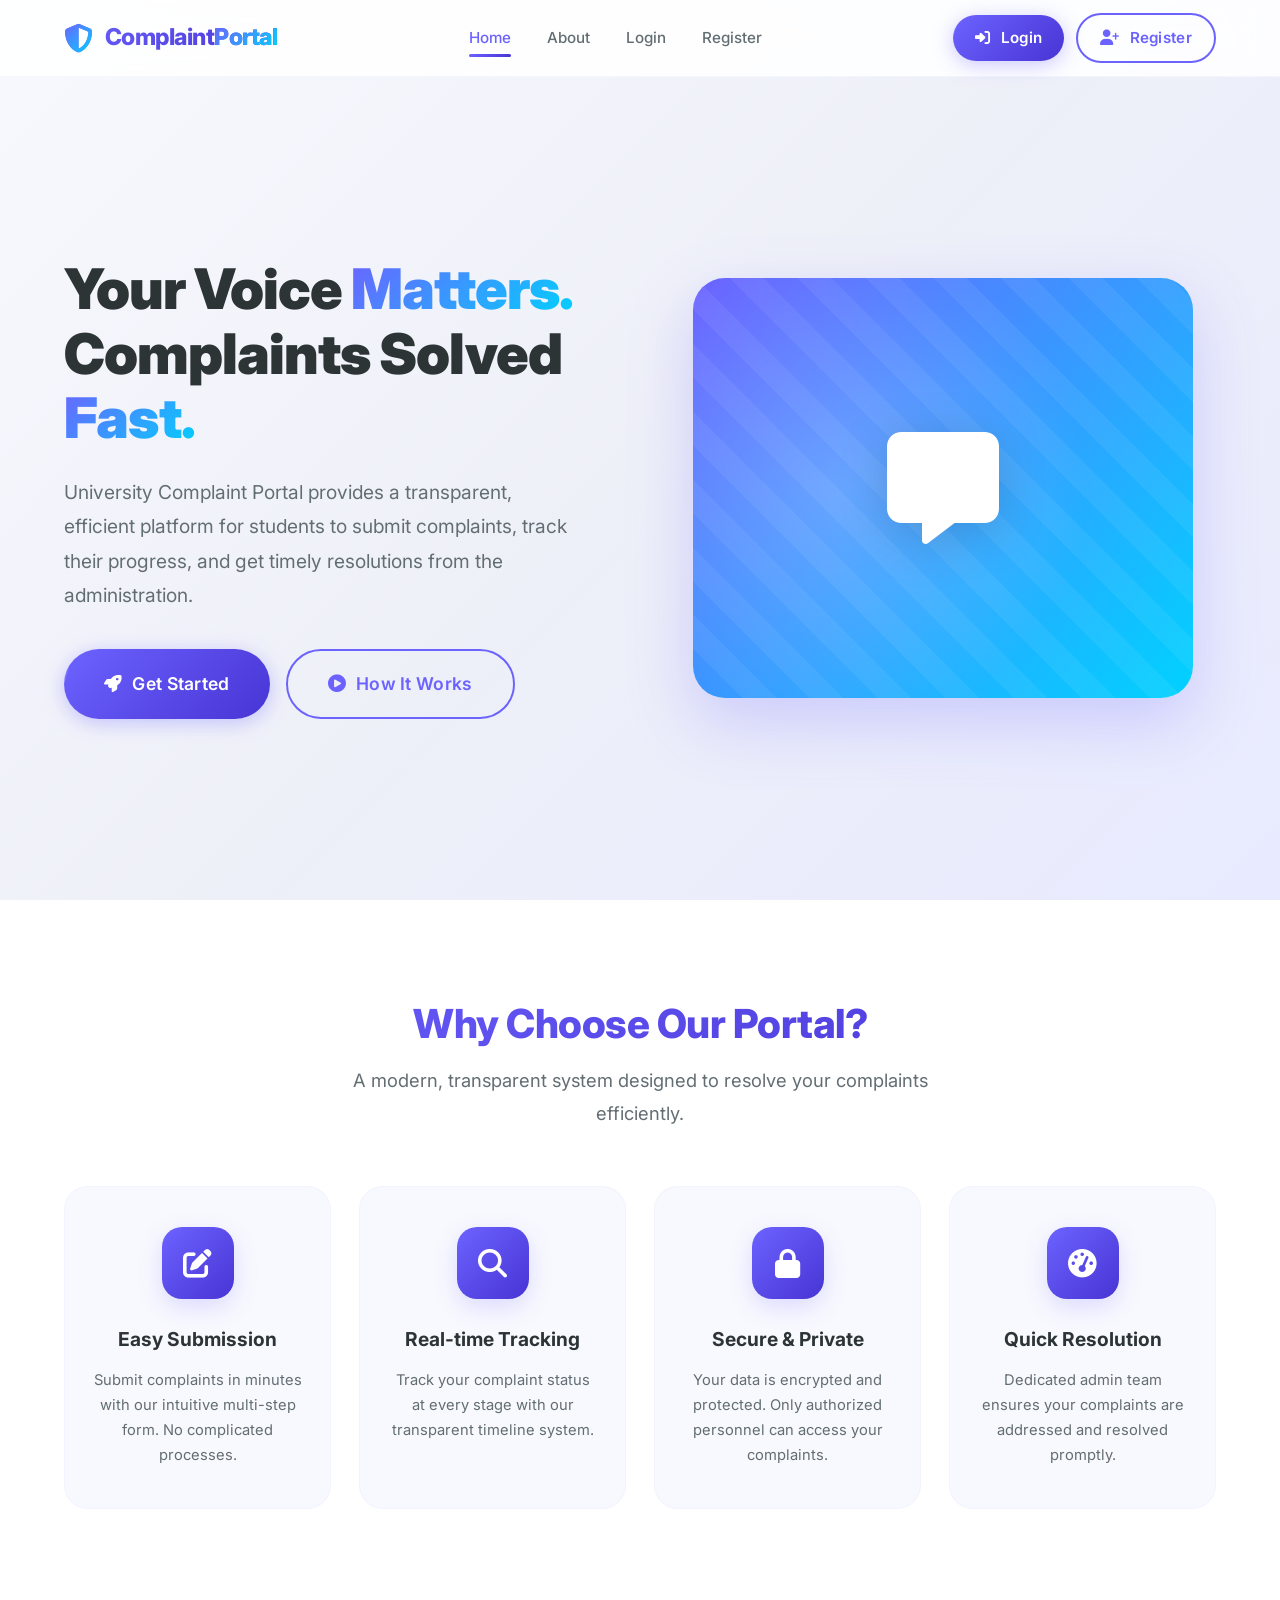
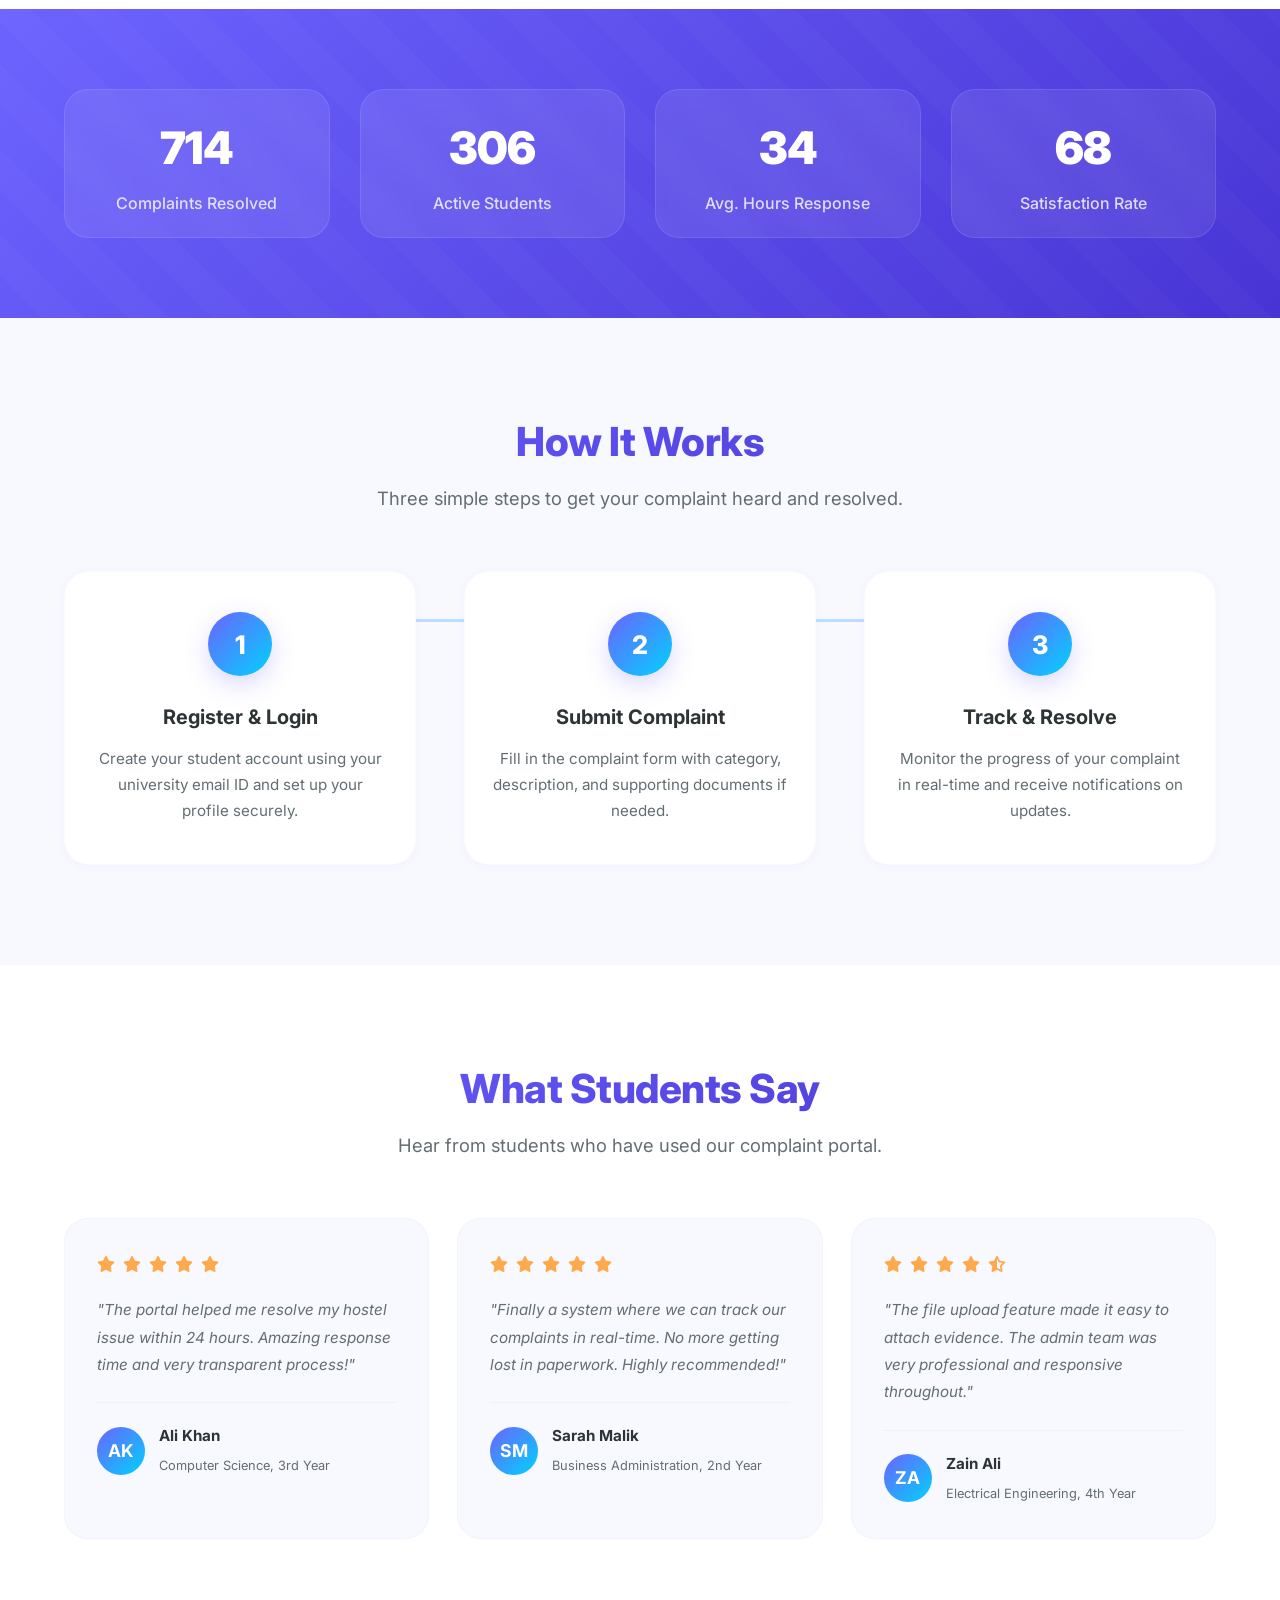
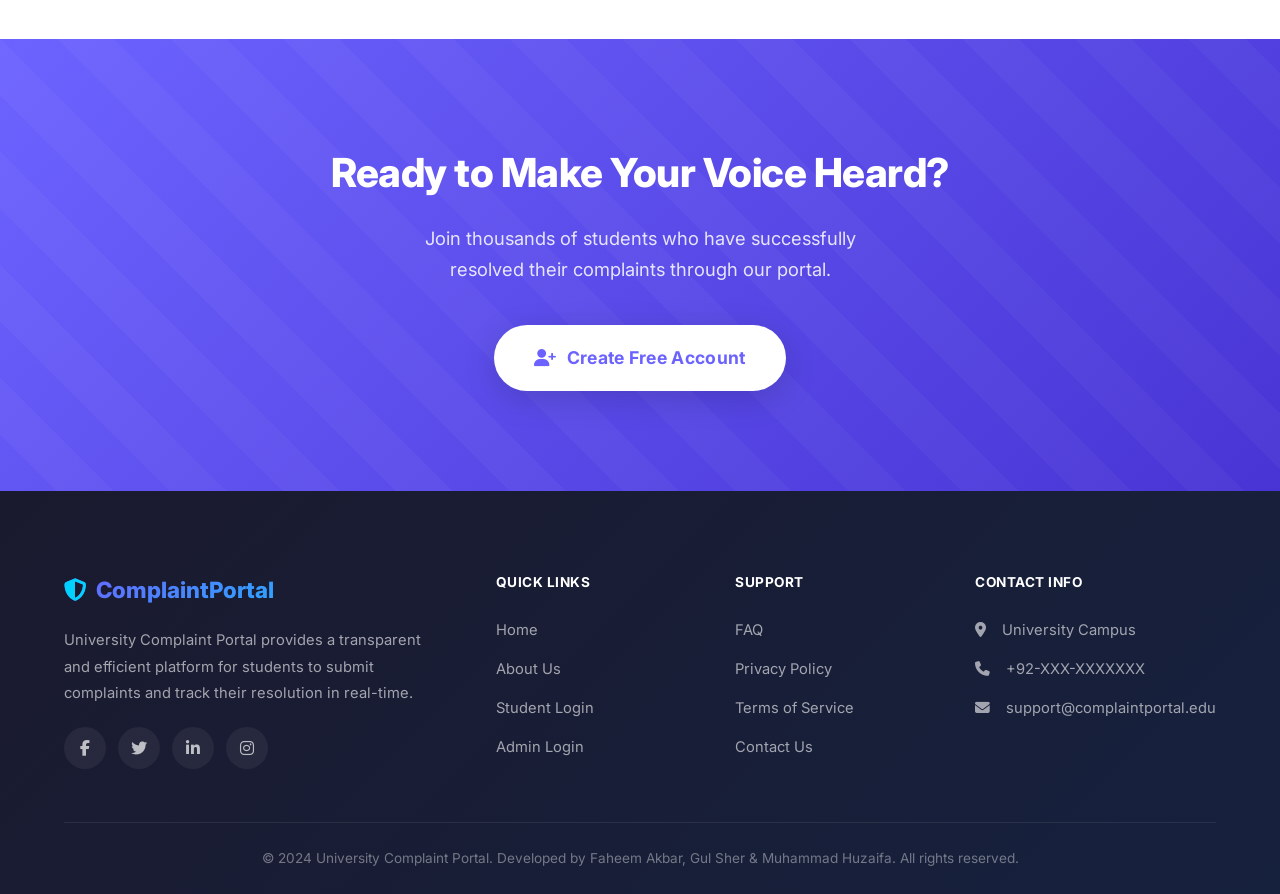
<file: index.html>
<!DOCTYPE html>
<html lang="en">
<head>
    <meta charset="UTF-8">
    <meta name="viewport" content="width=device-width, initial-scale=1.0">
    <title>University Complaint Portal - Home</title>
    <link rel="stylesheet" href="https://cdnjs.cloudflare.com/ajax/libs/font-awesome/6.5.1/css/all.min.css">
    <link rel="preconnect" href="https://fonts.googleapis.com">
    <link rel="preconnect" href="https://fonts.gstatic.com" crossorigin>
    <link href="https://fonts.googleapis.com/css2?family=Inter:wght@300;400;500;600;700;800;900&display=swap" rel="stylesheet">
    <link rel="stylesheet" href="assets/css/style.css">
</head>
<body>
    <!-- ===== NAVBAR ===== -->
    <nav class="navbar">
        <div class="container">
            <a href="index.html" class="nav-logo">
                <i class="fas fa-shield-alt"></i>
                <span>Complaint<span class="gradient-text">Portal</span></span>
            </a>
            <div class="nav-links">
                <a href="index.html" class="active">Home</a>
                <a href="pages/about.html">About</a>
                <a href="pages/login.html">Login</a>
                <a href="pages/register.html">Register</a>
            </div>
            <div class="nav-buttons">
                <a href="pages/login.html" class="btn btn-primary">
                    <i class="fas fa-sign-in-alt"></i> Login
                </a>
                <a href="pages/register.html" class="btn btn-secondary">
                    <i class="fas fa-user-plus"></i> Register
                </a>
            </div>
            <div class="hamburger">
                <span></span><span></span><span></span>
            </div>
        </div>
    </nav>

    <!-- ===== HERO SECTION ===== -->
    <section class="hero">
        <div class="container">
            <div class="hero-content">
                <div class="hero-text slide-in-left">
                    <h1>Your Voice <span class="gradient-text">Matters.</span><br>Complaints Solved <span class="gradient-text">Fast.</span></h1>
                    <p>University Complaint Portal provides a transparent, efficient platform for students to submit complaints, track their progress, and get timely resolutions from the administration.</p>
                    <div class="hero-buttons">
                        <a href="pages/register.html" class="btn btn-primary btn-lg">
                            <i class="fas fa-rocket"></i> Get Started
                        </a>
                        <a href="#how-it-works" class="btn btn-secondary btn-lg">
                            <i class="fas fa-play-circle"></i> How It Works
                        </a>
                    </div>
                </div>
                <div class="hero-image fade-in">
                    <div class="hero-illustration">
                        <i class="fas fa-message"></i>
                    </div>
                </div>
            </div>
        </div>
    </section>

    <!-- ===== FEATURES SECTION ===== -->
    <section class="features section-padding">
        <div class="container">
            <div class="text-center">
                <h2 class="section-title fade-in">Why Choose Our Portal?</h2>
                <p class="section-subtitle fade-in">A modern, transparent system designed to resolve your complaints efficiently.</p>
            </div>
            <div class="features-grid">
                <div class="feature-card fade-in">
                    <div class="feature-icon"><i class="fas fa-pen-to-square"></i></div>
                    <h3>Easy Submission</h3>
                    <p>Submit complaints in minutes with our intuitive multi-step form. No complicated processes.</p>
                </div>
                <div class="feature-card fade-in">
                    <div class="feature-icon"><i class="fas fa-search"></i></div>
                    <h3>Real-time Tracking</h3>
                    <p>Track your complaint status at every stage with our transparent timeline system.</p>
                </div>
                <div class="feature-card fade-in">
                    <div class="feature-icon"><i class="fas fa-lock"></i></div>
                    <h3>Secure & Private</h3>
                    <p>Your data is encrypted and protected. Only authorized personnel can access your complaints.</p>
                </div>
                <div class="feature-card fade-in">
                    <div class="feature-icon"><i class="fas fa-gauge-high"></i></div>
                    <h3>Quick Resolution</h3>
                    <p>Dedicated admin team ensures your complaints are addressed and resolved promptly.</p>
                </div>
            </div>
        </div>
    </section>

    <!-- ===== STATS SECTION ===== -->
    <section class="stats">
        <div class="container">
            <div class="stats-grid">
                <div class="stat-item fade-in">
                    <h3 data-target="1250">1,250</h3>
                    <p>Complaints Resolved</p>
                </div>
                <div class="stat-item fade-in">
                    <h3 data-target="500">500</h3>
                    <p>Active Students</p>
                </div>
                <div class="stat-item fade-in">
                    <h3 data-target="48">48</h3>
                    <p>Avg. Hours Response</p>
                </div>
                <div class="stat-item fade-in">
                    <h3 data-target="95">95%</h3>
                    <p>Satisfaction Rate</p>
                </div>
            </div>
        </div>
    </section>

    <!-- ===== HOW IT WORKS ===== -->
    <section class="how-it-works section-padding" id="how-it-works">
        <div class="container">
            <div class="text-center">
                <h2 class="section-title fade-in">How It Works</h2>
                <p class="section-subtitle fade-in">Three simple steps to get your complaint heard and resolved.</p>
            </div>
            <div class="steps-grid">
                <div class="step-card fade-in">
                    <div class="step-number">1</div>
                    <h3>Register & Login</h3>
                    <p>Create your student account using your university email ID and set up your profile securely.</p>
                </div>
                <div class="step-card fade-in">
                    <div class="step-number">2</div>
                    <h3>Submit Complaint</h3>
                    <p>Fill in the complaint form with category, description, and supporting documents if needed.</p>
                </div>
                <div class="step-card fade-in">
                    <div class="step-number">3</div>
                    <h3>Track & Resolve</h3>
                    <p>Monitor the progress of your complaint in real-time and receive notifications on updates.</p>
                </div>
            </div>
        </div>
    </section>

    <!-- ===== TESTIMONIALS ===== -->
    <section class="testimonials section-padding">
        <div class="container">
            <div class="text-center">
                <h2 class="section-title fade-in">What Students Say</h2>
                <p class="section-subtitle fade-in">Hear from students who have used our complaint portal.</p>
            </div>
            <div class="testimonial-grid">
                <div class="testimonial-card fade-in">
                    <div class="testimonial-stars">
                        <i class="fas fa-star"></i>
                        <i class="fas fa-star"></i>
                        <i class="fas fa-star"></i>
                        <i class="fas fa-star"></i>
                        <i class="fas fa-star"></i>
                    </div>
                    <p>"The portal helped me resolve my hostel issue within 24 hours. Amazing response time and very transparent process!"</p>
                    <div class="testimonial-author">
                        <div class="testimonial-avatar">AK</div>
                        <div>
                            <h4>Ali Khan</h4>
                            <span>Computer Science, 3rd Year</span>
                        </div>
                    </div>
                </div>
                <div class="testimonial-card fade-in">
                    <div class="testimonial-stars">
                        <i class="fas fa-star"></i>
                        <i class="fas fa-star"></i>
                        <i class="fas fa-star"></i>
                        <i class="fas fa-star"></i>
                        <i class="fas fa-star"></i>
                    </div>
                    <p>"Finally a system where we can track our complaints in real-time. No more getting lost in paperwork. Highly recommended!"</p>
                    <div class="testimonial-author">
                        <div class="testimonial-avatar">SM</div>
                        <div>
                            <h4>Sarah Malik</h4>
                            <span>Business Administration, 2nd Year</span>
                        </div>
                    </div>
                </div>
                <div class="testimonial-card fade-in">
                    <div class="testimonial-stars">
                        <i class="fas fa-star"></i>
                        <i class="fas fa-star"></i>
                        <i class="fas fa-star"></i>
                        <i class="fas fa-star"></i>
                        <i class="fas fa-star-half-alt"></i>
                    </div>
                    <p>"The file upload feature made it easy to attach evidence. The admin team was very professional and responsive throughout."</p>
                    <div class="testimonial-author">
                        <div class="testimonial-avatar">ZA</div>
                        <div>
                            <h4>Zain Ali</h4>
                            <span>Electrical Engineering, 4th Year</span>
                        </div>
                    </div>
                </div>
            </div>
        </div>
    </section>

    <!-- ===== CTA SECTION ===== -->
    <section class="cta-section">
        <div class="container">
            <h2 class="fade-in">Ready to Make Your Voice Heard?</h2>
            <p class="fade-in">Join thousands of students who have successfully resolved their complaints through our portal.</p>
            <a href="pages/register.html" class="btn btn-primary btn-lg fade-in">
                <i class="fas fa-user-plus"></i> Create Free Account
            </a>
        </div>
    </section>

    <!-- ===== FOOTER ===== -->
    <footer class="footer">
        <div class="container">
            <div class="footer-grid">
                <div class="footer-brand">
                    <h3><i class="fas fa-shield-alt" style="color: var(--secondary);"></i> ComplaintPortal</h3>
                    <p>University Complaint Portal provides a transparent and efficient platform for students to submit complaints and track their resolution in real-time.</p>
                    <div class="social-links">
                        <a href="#"><i class="fab fa-facebook-f"></i></a>
                        <a href="#"><i class="fab fa-twitter"></i></a>
                        <a href="#"><i class="fab fa-linkedin-in"></i></a>
                        <a href="#"><i class="fab fa-instagram"></i></a>
                    </div>
                </div>
                <div>
                    <h4>Quick Links</h4>
                    <ul class="footer-links">
                        <li><a href="index.html">Home</a></li>
                        <li><a href="pages/about.html">About Us</a></li>
                        <li><a href="pages/login.html">Student Login</a></li>
                        <li><a href="pages/login.html">Admin Login</a></li>
                    </ul>
                </div>
                <div>
                    <h4>Support</h4>
                    <ul class="footer-links">
                        <li><a href="#">FAQ</a></li>
                        <li><a href="#">Privacy Policy</a></li>
                        <li><a href="#">Terms of Service</a></li>
                        <li><a href="#">Contact Us</a></li>
                    </ul>
                </div>
                <div>
                    <h4>Contact Info</h4>
                    <ul class="footer-links">
                        <li><a href="#"><i class="fas fa-map-marker-alt" style="margin-right: 8px;"></i> University Campus</a></li>
                        <li><a href="#"><i class="fas fa-phone" style="margin-right: 8px;"></i> +92-XXX-XXXXXXX</a></li>
                        <li><a href="#"><i class="fas fa-envelope" style="margin-right: 8px;"></i> support@complaintportal.edu</a></li>
                    </ul>
                </div>
            </div>
            <div class="footer-bottom">
                <p>&copy; 2024 University Complaint Portal. Developed by Faheem Akbar, Gul Sher & Muhammad Huzaifa. All rights reserved.</p>
            </div>
        </div>
    </footer>

    <script src="assets/js/main.js"></script>
</body>
</html>
</file>
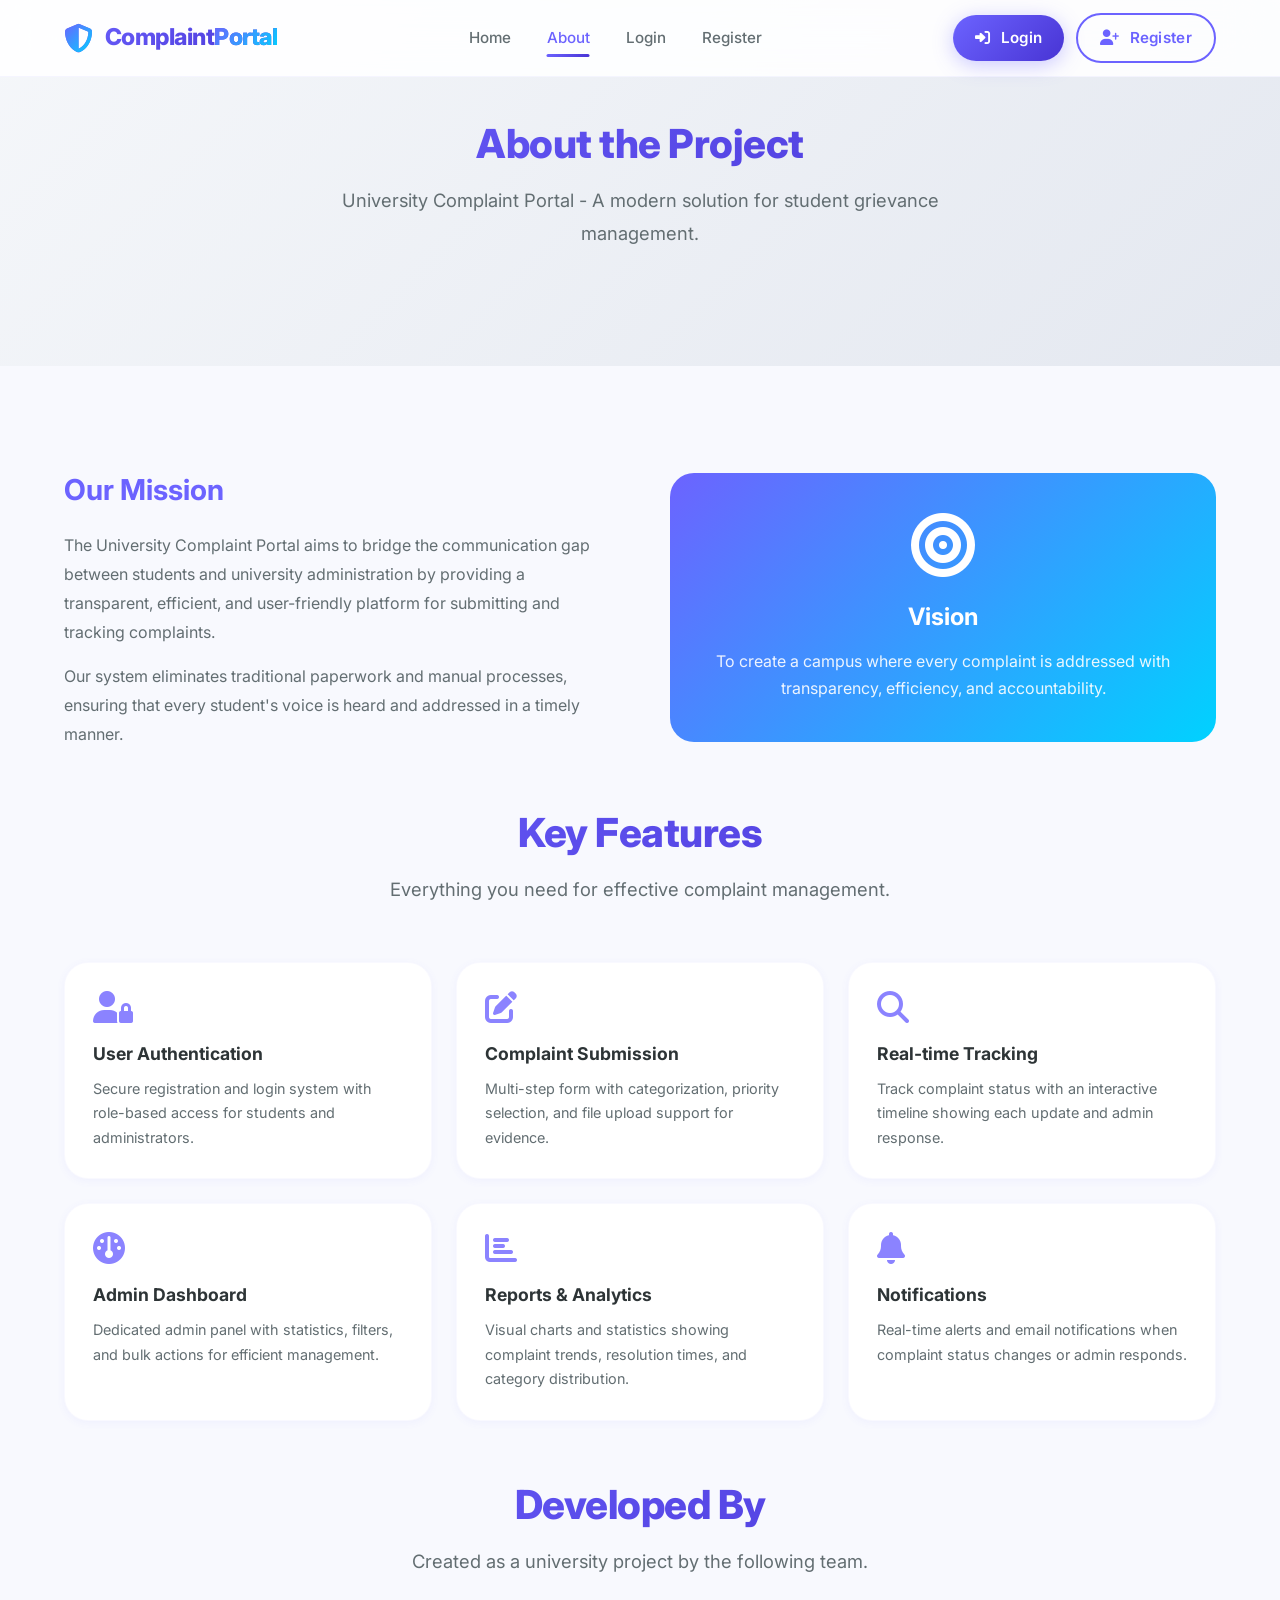
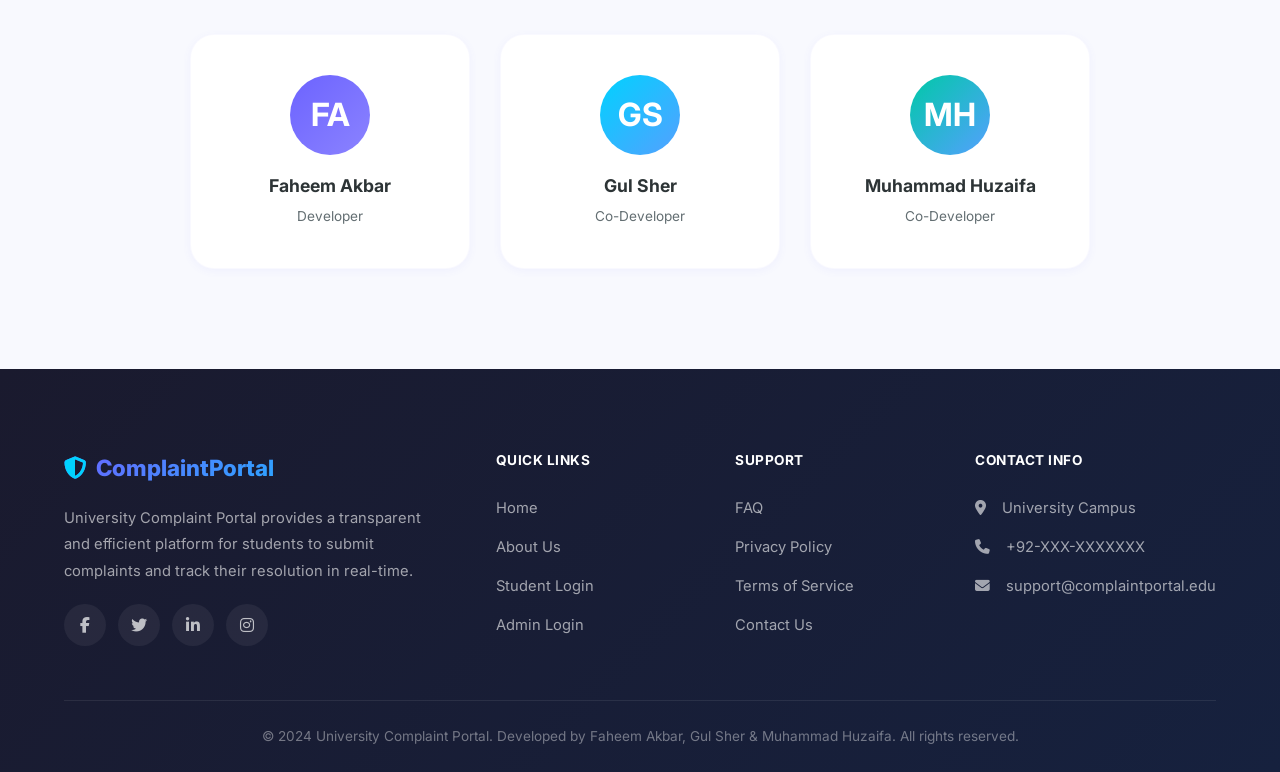
<file: pages/about.html>
<!DOCTYPE html>
<html lang="en">
<head>
    <meta charset="UTF-8">
    <meta name="viewport" content="width=device-width, initial-scale=1.0">
    <title>About - University Complaint Portal</title>
    <link rel="stylesheet" href="https://cdnjs.cloudflare.com/ajax/libs/font-awesome/6.5.1/css/all.min.css">
    <link href="https://fonts.googleapis.com/css2?family=Inter:wght@300;400;500;600;700;800;900&display=swap" rel="stylesheet">
    <link rel="stylesheet" href="../assets/css/style.css">
</head>
<body>
    <!-- ===== NAVBAR ===== -->
    <nav class="navbar">
        <div class="container">
            <a href="../index.html" class="nav-logo">
                <i class="fas fa-shield-alt"></i>
                <span>Complaint<span class="gradient-text">Portal</span></span>
            </a>
            <div class="nav-links">
                <a href="../index.html">Home</a>
                <a href="about.html" class="active">About</a>
                <a href="login.html">Login</a>
                <a href="register.html">Register</a>
            </div>
            <div class="nav-buttons">
                <a href="login.html" class="btn btn-primary"><i class="fas fa-sign-in-alt"></i> Login</a>
                <a href="register.html" class="btn btn-secondary"><i class="fas fa-user-plus"></i> Register</a>
            </div>
            <div class="hamburger"><span></span><span></span><span></span></div>
        </div>
    </nav>

    <!-- ===== PAGE HEADER ===== -->
    <section style="padding-top:120px; padding-bottom:60px; background:linear-gradient(135deg, #f5f7fa 0%, #e4e8f0 100%);">
        <div class="container text-center">
            <h1 class="section-title fade-in">About the Project</h1>
            <p class="section-subtitle fade-in">University Complaint Portal - A modern solution for student grievance management.</p>
        </div>
    </section>

    <!-- ===== ABOUT CONTENT ===== -->
    <section class="section-padding">
        <div class="container">
            <div style="display:grid; grid-template-columns:1fr 1fr; gap:60px; align-items:center; margin-bottom:60px;">
                <div class="fade-in">
                    <h2 style="font-size:1.8rem; color:var(--primary); margin-bottom:16px;">Our Mission</h2>
                    <p style="color:var(--text-secondary); line-height:1.8; margin-bottom:16px;">
                        The University Complaint Portal aims to bridge the communication gap between students and university administration by providing a transparent, efficient, and user-friendly platform for submitting and tracking complaints.
                    </p>
                    <p style="color:var(--text-secondary); line-height:1.8;">
                        Our system eliminates traditional paperwork and manual processes, ensuring that every student's voice is heard and addressed in a timely manner.
                    </p>
                </div>
                <div class="fade-in" style="background:linear-gradient(135deg, var(--primary), var(--secondary)); border-radius:var(--radius-lg); padding:40px; color:#fff; text-align:center;">
                    <i class="fas fa-bullseye" style="font-size:4rem; margin-bottom:20px;"></i>
                    <h3 style="font-size:1.5rem; margin-bottom:10px;">Vision</h3>
                    <p style="opacity:0.9;">To create a campus where every complaint is addressed with transparency, efficiency, and accountability.</p>
                </div>
            </div>

            <!-- Features Detailed -->
            <div style="margin-bottom:60px;">
                <div class="text-center" style="margin-bottom:40px;">
                    <h2 class="section-title fade-in">Key Features</h2>
                    <p class="section-subtitle fade-in">Everything you need for effective complaint management.</p>
                </div>
                <div style="display:grid; grid-template-columns:repeat(3,1fr); gap:24px;">
                    <div class="card fade-in">
                        <i class="fas fa-user-lock" style="font-size:2rem; color:var(--primary-light); margin-bottom:16px;"></i>
                        <h3 style="font-size:1.1rem; margin-bottom:8px;">User Authentication</h3>
                        <p style="color:var(--text-secondary); font-size:0.9rem; line-height:1.7;">Secure registration and login system with role-based access for students and administrators.</p>
                    </div>
                    <div class="card fade-in">
                        <i class="fas fa-pen-to-square" style="font-size:2rem; color:var(--primary-light); margin-bottom:16px;"></i>
                        <h3 style="font-size:1.1rem; margin-bottom:8px;">Complaint Submission</h3>
                        <p style="color:var(--text-secondary); font-size:0.9rem; line-height:1.7;">Multi-step form with categorization, priority selection, and file upload support for evidence.</p>
                    </div>
                    <div class="card fade-in">
                        <i class="fas fa-search" style="font-size:2rem; color:var(--primary-light); margin-bottom:16px;"></i>
                        <h3 style="font-size:1.1rem; margin-bottom:8px;">Real-time Tracking</h3>
                        <p style="color:var(--text-secondary); font-size:0.9rem; line-height:1.7;">Track complaint status with an interactive timeline showing each update and admin response.</p>
                    </div>
                    <div class="card fade-in">
                        <i class="fas fa-gauge" style="font-size:2rem; color:var(--primary-light); margin-bottom:16px;"></i>
                        <h3 style="font-size:1.1rem; margin-bottom:8px;">Admin Dashboard</h3>
                        <p style="color:var(--text-secondary); font-size:0.9rem; line-height:1.7;">Dedicated admin panel with statistics, filters, and bulk actions for efficient management.</p>
                    </div>
                    <div class="card fade-in">
                        <i class="fas fa-chart-bar" style="font-size:2rem; color:var(--primary-light); margin-bottom:16px;"></i>
                        <h3 style="font-size:1.1rem; margin-bottom:8px;">Reports & Analytics</h3>
                        <p style="color:var(--text-secondary); font-size:0.9rem; line-height:1.7;">Visual charts and statistics showing complaint trends, resolution times, and category distribution.</p>
                    </div>
                    <div class="card fade-in">
                        <i class="fas fa-bell" style="font-size:2rem; color:var(--primary-light); margin-bottom:16px;"></i>
                        <h3 style="font-size:1.1rem; margin-bottom:8px;">Notifications</h3>
                        <p style="color:var(--text-secondary); font-size:0.9rem; line-height:1.7;">Real-time alerts and email notifications when complaint status changes or admin responds.</p>
                    </div>
                </div>
            </div>

            <!-- Team -->
            <div class="text-center" style="margin-bottom:40px;">
                <h2 class="section-title fade-in">Developed By</h2>
                <p class="section-subtitle fade-in">Created as a university project by the following team.</p>
            </div>
            <div style="display:grid; grid-template-columns:repeat(3,1fr); gap:30px; max-width:900px; margin:0 auto;">
                <div class="card text-center fade-in" style="padding:40px 24px;">
                    <div style="width:80px; height:80px; border-radius:50%; background:linear-gradient(135deg, var(--primary), var(--primary-light)); display:flex; align-items:center; justify-content:center; margin:0 auto 16px; color:#fff; font-size:2rem; font-weight:700;">
                        FA
                    </div>
                    <h3 style="font-size:1.1rem; margin-bottom:4px;">Faheem Akbar</h3>
                    <p style="color:var(--text-secondary); font-size:0.85rem;">Developer</p>
                </div>
                <div class="card text-center fade-in" style="padding:40px 24px;">
                    <div style="width:80px; height:80px; border-radius:50%; background:linear-gradient(135deg, var(--secondary), var(--info)); display:flex; align-items:center; justify-content:center; margin:0 auto 16px; color:#fff; font-size:2rem; font-weight:700;">
                        GS
                    </div>
                    <h3 style="font-size:1.1rem; margin-bottom:4px;">Gul Sher</h3>
                    <p style="color:var(--text-secondary); font-size:0.85rem;">Co-Developer</p>
                </div>
                <div class="card text-center fade-in" style="padding:40px 24px;">
                    <div style="width:80px; height:80px; border-radius:50%; background:linear-gradient(135deg, var(--success), var(--info)); display:flex; align-items:center; justify-content:center; margin:0 auto 16px; color:#fff; font-size:2rem; font-weight:700;">
                        MH
                    </div>
                    <h3 style="font-size:1.1rem; margin-bottom:4px;">Muhammad Huzaifa</h3>
                    <p style="color:var(--text-secondary); font-size:0.85rem;">Co-Developer</p>
                </div>
            </div>
        </div>
    </section>

    <!-- ===== FOOTER ===== -->
    <footer class="footer">
        <div class="container">
            <div class="footer-grid">
                <div class="footer-brand">
                    <h3><i class="fas fa-shield-alt" style="color: var(--secondary);"></i> ComplaintPortal</h3>
                    <p>University Complaint Portal provides a transparent and efficient platform for students to submit complaints and track their resolution in real-time.</p>
                    <div class="social-links">
                        <a href="#"><i class="fab fa-facebook-f"></i></a>
                        <a href="#"><i class="fab fa-twitter"></i></a>
                        <a href="#"><i class="fab fa-linkedin-in"></i></a>
                        <a href="#"><i class="fab fa-instagram"></i></a>
                    </div>
                </div>
                <div>
                    <h4>Quick Links</h4>
                    <ul class="footer-links">
                        <li><a href="../index.html">Home</a></li>
                        <li><a href="about.html">About Us</a></li>
                        <li><a href="login.html">Student Login</a></li>
                        <li><a href="login.html">Admin Login</a></li>
                    </ul>
                </div>
                <div>
                    <h4>Support</h4>
                    <ul class="footer-links">
                        <li><a href="#">FAQ</a></li>
                        <li><a href="#">Privacy Policy</a></li>
                        <li><a href="#">Terms of Service</a></li>
                        <li><a href="#">Contact Us</a></li>
                    </ul>
                </div>
                <div>
                    <h4>Contact Info</h4>
                    <ul class="footer-links">
                        <li><a href="#"><i class="fas fa-map-marker-alt" style="margin-right: 8px;"></i> University Campus</a></li>
                        <li><a href="#"><i class="fas fa-phone" style="margin-right: 8px;"></i> +92-XXX-XXXXXXX</a></li>
                        <li><a href="#"><i class="fas fa-envelope" style="margin-right: 8px;"></i> support@complaintportal.edu</a></li>
                    </ul>
                </div>
            </div>
            <div class="footer-bottom">
                <p>&copy; 2024 University Complaint Portal. Developed by Faheem Akbar, Gul Sher & Muhammad Huzaifa. All rights reserved.</p>
            </div>
        </div>
    </footer>

    <script src="../assets/js/main.js"></script>
</body>
</html>
</file>
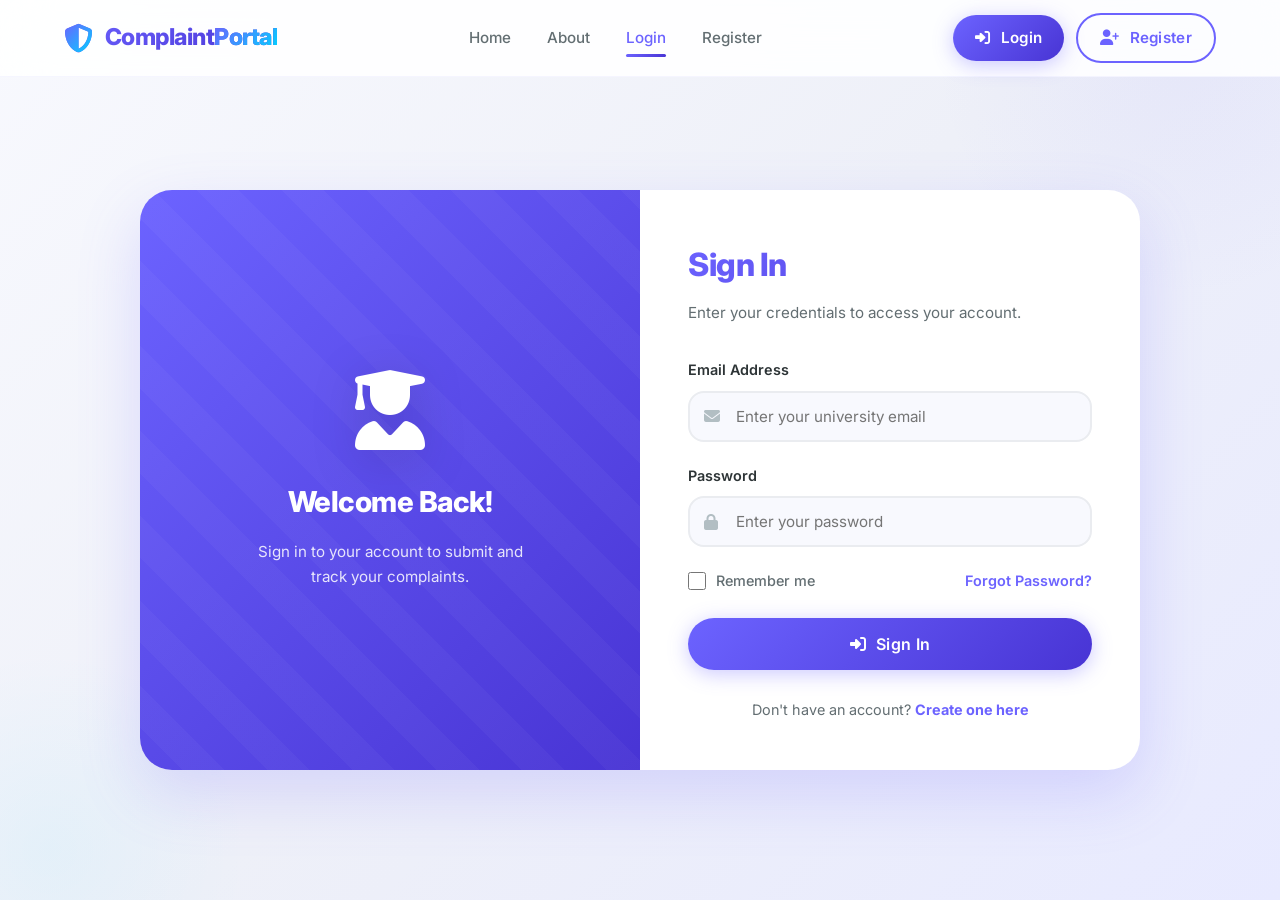
<file: pages/admin-complaints.html>
<!DOCTYPE html>
<html lang="en">
<head>
    <meta charset="UTF-8">
    <meta name="viewport" content="width=device-width, initial-scale=1.0">
    <title>Manage Complaints - University Complaint Portal</title>
    <link rel="stylesheet" href="https://cdnjs.cloudflare.com/ajax/libs/font-awesome/6.5.1/css/all.min.css">
    <link href="https://fonts.googleapis.com/css2?family=Inter:wght@300;400;500;600;700;800;900&display=swap" rel="stylesheet">
    <link rel="stylesheet" href="../assets/css/style.css">
    <link rel="stylesheet" href="../assets/css/dashboard.css">
</head>
<body class="dashboard-body">
    <!-- ===== SIDEBAR ===== -->
    <aside class="sidebar">
        <div class="sidebar-header">
            <i class="fas fa-shield-alt"></i>
            <div><h3>ComplaintPortal</h3><span>Admin Panel</span></div>
        </div>
        <div class="sidebar-user">
            <div class="sidebar-avatar">AD</div>
            <div class="sidebar-user-info">
                <h4>Admin User</h4>
                <span>Administrator</span>
            </div>
        </div>
        <nav class="sidebar-nav">
            <div class="nav-section">Main</div>
            <a href="admin-dashboard.html"><i class="fas fa-th-large"></i><span>Dashboard</span></a>
            <a href="admin-complaints.html" class="active"><i class="fas fa-list"></i><span>All Complaints</span><span class="badge-sidebar">8</span></a>
            <a href="reports.html"><i class="fas fa-chart-bar"></i><span>Reports</span></a>
            <div class="nav-section">Management</div>
            <a href="manage-students.html"><i class="fas fa-users"></i><span>Manage Students</span></a>
            <a href="profile.html"><i class="fas fa-user-cog"></i><span>Profile Settings</span></a>
            <a href="#"><i class="fas fa-bell"></i><span>Notifications</span></a>
            <a href="admin-settings.html"><i class="fas fa-cog"></i><span>Settings</span></a>
        </nav>
        <div class="sidebar-footer">
            <a href="#" class="logout-link"><i class="fas fa-sign-out-alt"></i><span>Logout</span></a>
        </div>
    </aside>

    <!-- ===== MAIN CONTENT ===== -->
    <main class="main-content">
        <div class="top-header">
            <h1>All Complaints</h1>
            <div class="top-header-right">
                <div class="search-bar">
                    <i class="fas fa-search"></i>
                    <input type="text" placeholder="Search complaints...">
                </div>
                <div class="notification-btn">
                    <i class="fas fa-bell"></i>
                    <span class="notification-dot"></span>
                </div>
            </div>
        </div>

        <!-- Filter Section -->
        <div class="filter-section">
            <select id="filterStatus">
                <option value="">All Status</option>
                <option value="pending">Pending</option>
                <option value="in_progress">In Progress</option>
                <option value="resolved">Resolved</option>
                <option value="rejected">Rejected</option>
            </select>
            <select id="filterCategory">
                <option value="">All Categories</option>
                <option value="academic">Academic</option>
                <option value="hostel">Hostel</option>
                <option value="administrative">Administrative</option>
                <option value="financial">Financial</option>
            </select>
            <select id="filterPriority">
                <option value="">All Priority</option>
                <option value="low">Low</option>
                <option value="medium">Medium</option>
                <option value="high">High</option>
            </select>
            <input type="text" id="filterSearch" placeholder="Search by ID or title...">
            <button class="btn btn-primary btn-sm"><i class="fas fa-filter"></i> Apply Filters</button>
            <button class="btn btn-secondary btn-sm"><i class="fas fa-undo"></i> Clear</button>
        </div>

        <!-- Complaints Table -->
        <div class="dashboard-card">
            <div class="dashboard-card-header">
                <h3><i class="fas fa-list" style="margin-right:8px; color:var(--primary-light);"></i> All Complaints</h3>
                <div style="display:flex; gap:8px;">
                    <button class="btn btn-sm btn-secondary" id="selectAllBtn"><i class="fas fa-check-square"></i> Select All</button>
                    <button class="btn btn-sm btn-secondary" id="bulkActionBtn"><i class="fas fa-tasks"></i> Bulk Action</button>
                </div>
            </div>
            <div class="dashboard-card-body">
                <table class="data-table" id="adminComplaintsTable">
                    <thead>
                        <tr>
                            <th style="width:40px;"><input type="checkbox" id="selectAllCheckbox"></th>
                            <th>ID</th>
                            <th>Title</th>
                            <th>Category</th>
                            <th>Priority</th>
                            <th>Status</th>
                            <th>Date</th>
                            <th>Actions</th>
                        </tr>
                    </thead>
                    <tbody>
                        <!-- Populated by JS -->
                    </tbody>
                </table>
                <!-- Pagination -->
                <div class="pagination">
                    <a href="#" class="active">1</a>
                    <a href="#">2</a>
                    <a href="#">3</a>
                    <a href="#">&raquo;</a>
                </div>
            </div>
        </div>
    </main>

    <script src="../assets/js/api.js"></script>
    <script src="../assets/js/main.js"></script>
    <script src="../assets/js/admin.js"></script>
</body>
</html>
</file>
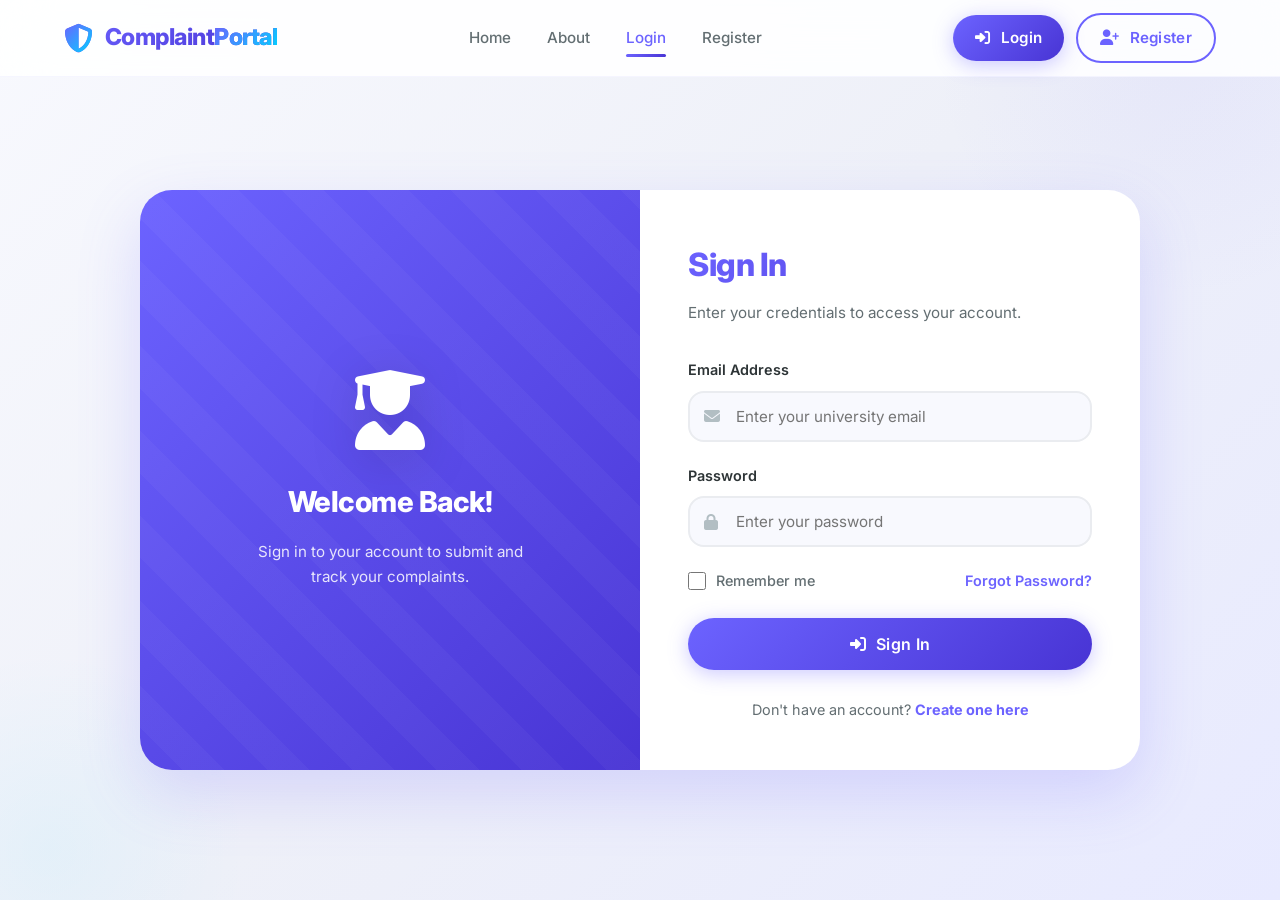
<file: pages/admin-dashboard.html>
<!DOCTYPE html>
<html lang="en">
<head>
    <meta charset="UTF-8">
    <meta name="viewport" content="width=device-width, initial-scale=1.0">
    <title>Admin Dashboard - University Complaint Portal</title>
    <link rel="stylesheet" href="https://cdnjs.cloudflare.com/ajax/libs/font-awesome/6.5.1/css/all.min.css">
    <link href="https://fonts.googleapis.com/css2?family=Inter:wght@300;400;500;600;700;800;900&display=swap" rel="stylesheet">
    <link rel="stylesheet" href="../assets/css/style.css">
    <link rel="stylesheet" href="../assets/css/dashboard.css">
</head>
<body class="dashboard-body">
    <!-- ===== SIDEBAR ===== -->
    <aside class="sidebar">
        <div class="sidebar-header">
            <i class="fas fa-shield-alt"></i>
            <div><h3>ComplaintPortal</h3><span>Admin Panel</span></div>
        </div>
        <div class="sidebar-user">
            <div class="sidebar-avatar">AD</div>
            <div class="sidebar-user-info">
                <h4>Admin User</h4>
                <span>Administrator</span>
            </div>
        </div>
        <nav class="sidebar-nav">
            <div class="nav-section">Main</div>
            <a href="admin-dashboard.html" class="active"><i class="fas fa-th-large"></i><span>Dashboard</span></a>
            <a href="admin-complaints.html"><i class="fas fa-list"></i><span>All Complaints</span><span class="badge-sidebar">8</span></a>
            <a href="reports.html"><i class="fas fa-chart-bar"></i><span>Reports</span></a>
            <div class="nav-section">Management</div>
            <a href="manage-students.html"><i class="fas fa-users"></i><span>Manage Students</span></a>
            <a href="profile.html"><i class="fas fa-user-cog"></i><span>Profile Settings</span></a>
            <a href="#"><i class="fas fa-bell"></i><span>Notifications</span></a>
            <a href="admin-settings.html"><i class="fas fa-cog"></i><span>Settings</span></a>
        </nav>
        <div class="sidebar-footer">
            <a href="#" class="logout-link"><i class="fas fa-sign-out-alt"></i><span>Logout</span></a>
        </div>
    </aside>

    <!-- ===== MAIN CONTENT ===== -->
    <main class="main-content">
        <div class="top-header">
            <h1>Admin Dashboard</h1>
            <div class="top-header-right">
                <div class="search-bar">
                    <i class="fas fa-search"></i>
                    <input type="text" placeholder="Search complaints...">
                </div>
                <div class="notification-btn">
                    <i class="fas fa-bell"></i>
                    <span class="notification-dot"></span>
                </div>
            </div>
        </div>

        <!-- Stats Cards -->
        <div class="stats-cards">
            <div class="stat-card">
                <div class="stat-icon blue"><i class="fas fa-file-alt"></i></div>
                <div class="stat-info">
                    <h3 id="totalComplaints">0</h3>
                    <p>Total Complaints</p>
                </div>
            </div>
            <div class="stat-card">
                <div class="stat-icon orange"><i class="fas fa-clock"></i></div>
                <div class="stat-info">
                    <h3 id="newToday">0</h3>
                    <p>New Today</p>
                </div>
            </div>
            <div class="stat-card">
                <div class="stat-icon green"><i class="fas fa-check-circle"></i></div>
                <div class="stat-info">
                    <h3 id="resolvedWeek">0</h3>
                    <p>Resolved This Week</p>
                </div>
            </div>
            <div class="stat-card">
                <div class="stat-icon purple"><i class="fas fa-clock"></i></div>
                <div class="stat-info">
                    <h3 id="avgTime">0</h3>
                    <p>Avg. Resolution Time</p>
                </div>
            </div>
        </div>

        <!-- Dashboard Grid -->
        <div class="dashboard-grid">
            <!-- All Complaints Table -->
            <div class="dashboard-card">
                <div class="dashboard-card-header">
                    <h3><i class="fas fa-list" style="margin-right:8px; color:var(--primary-light);"></i> Recent Complaints</h3>
                    <a href="admin-complaints.html">View All</a>
                </div>
                <div class="dashboard-card-body">
                    <table class="data-table">
                        <thead>
                            <tr>
                                <th><input type="checkbox"></th>
                                <th>ID</th>
                                <th>Title</th>
                                <th>Category</th>
                                <th>Priority</th>
                                <th>Status</th>
                                <th>Date</th>
                                <th>Action</th>
                            </tr>
                        </thead>
                        <tbody>
                            <!-- Populated by JS -->
                        </tbody>
                    </table>
                </div>
            </div>

            <!-- Recent Activity -->
            <div class="dashboard-card">
                <div class="dashboard-card-header">
                    <h3><i class="fas fa-bolt" style="margin-right:8px; color:var(--warning);"></i> Recent Activity</h3>
                </div>
                <div class="dashboard-card-body">
                    <div class="activity-list">
                        <!-- Populated by JS -->
                    </div>
                </div>
            </div>
        </div>
    </main>

    <script src="../assets/js/api.js"></script>
    <script src="../assets/js/main.js"></script>
    <script src="../assets/js/admin.js"></script>
    <script>
        // RBAC: Redirect non-admin users away from admin dashboard
        document.addEventListener('DOMContentLoaded', function() {
            const user = getCurrentUser();
            if (!user) {
                window.location.href = 'login.html';
            } else if (user.user_type !== 'admin') {
                showAlert('Access denied. Admin privileges required.', 'error');
                setTimeout(() => {
                    window.location.href = 'student-dashboard.html';
                }, 2000);
            }
        });
    </script>
</body>
</html>
</file>
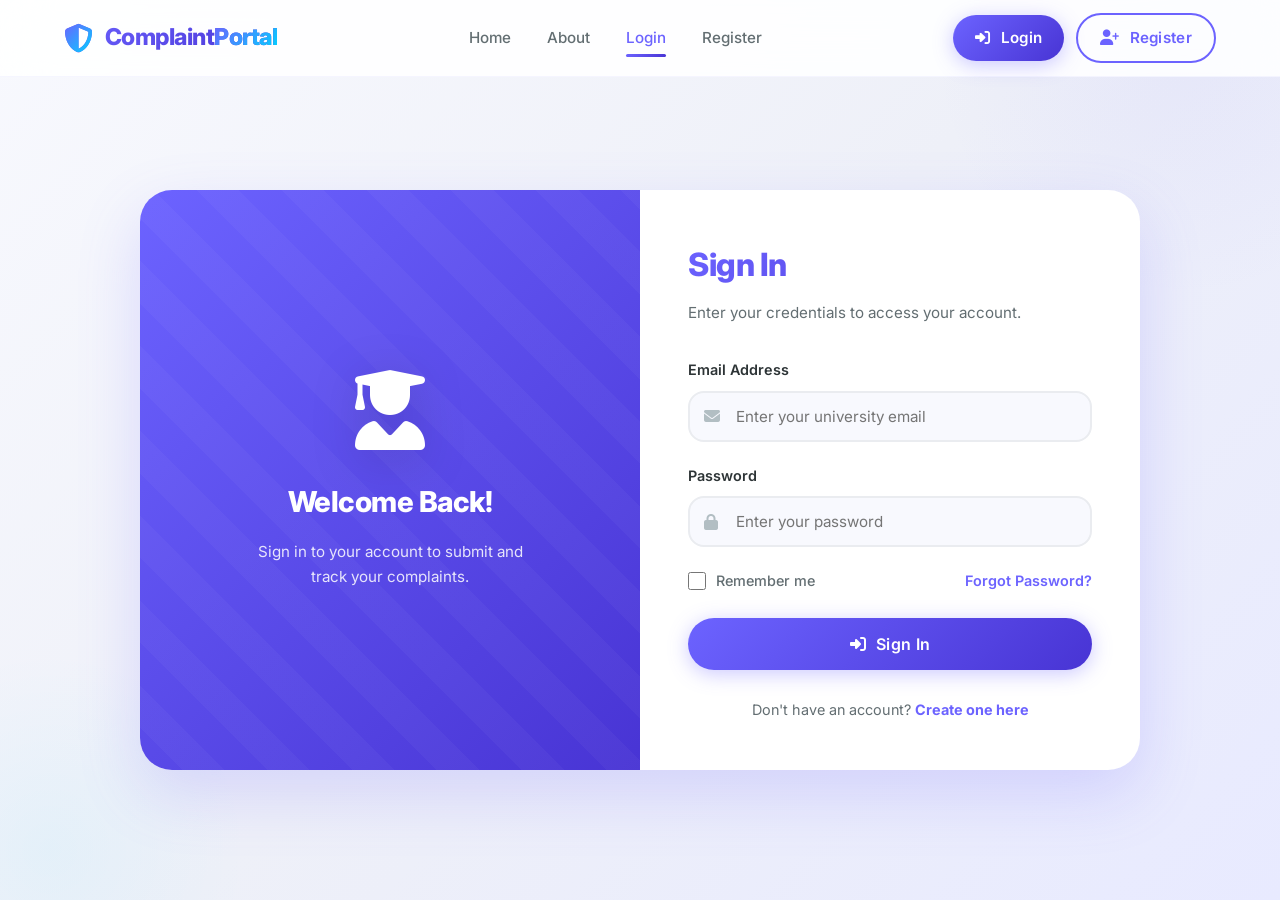
<file: pages/admin-settings.html>
<!DOCTYPE html>
<html lang="en">
<head>
    <meta charset="UTF-8">
    <meta name="viewport" content="width=device-width, initial-scale=1.0">
    <title>Admin Settings - University Complaint Portal</title>
    <link rel="stylesheet" href="https://cdnjs.cloudflare.com/ajax/libs/font-awesome/6.5.1/css/all.min.css">
    <link href="https://fonts.googleapis.com/css2?family=Inter:wght@300;400;500;600;700;800;900&display=swap" rel="stylesheet">
    <link rel="stylesheet" href="../assets/css/style.css">
    <link rel="stylesheet" href="../assets/css/dashboard.css">
</head>
<body class="dashboard-body">
    <!-- ===== SIDEBAR ===== -->
    <aside class="sidebar">
        <div class="sidebar-header">
            <i class="fas fa-shield-alt"></i>
            <div><h3>ComplaintPortal</h3><span>Admin Panel</span></div>
        </div>
        <div class="sidebar-user">
            <div class="sidebar-avatar">AD</div>
            <div class="sidebar-user-info">
                <h4>Admin User</h4>
                <span>Administrator</span>
            </div>
        </div>
        <nav class="sidebar-nav">
            <div class="nav-section">Main</div>
            <a href="admin-dashboard.html"><i class="fas fa-th-large"></i><span>Dashboard</span></a>
            <a href="admin-complaints.html"><i class="fas fa-list"></i><span>All Complaints</span><span class="badge-sidebar">8</span></a>
            <a href="reports.html"><i class="fas fa-chart-bar"></i><span>Reports</span></a>
            <div class="nav-section">Management</div>
            <a href="manage-students.html"><i class="fas fa-users"></i><span>Manage Students</span></a>
            <a href="profile.html"><i class="fas fa-user-cog"></i><span>Profile Settings</span></a>
            <a href="#"><i class="fas fa-bell"></i><span>Notifications</span></a>
            <a href="admin-settings.html" class="active"><i class="fas fa-cog"></i><span>Settings</span></a>
        </nav>
        <div class="sidebar-footer">
            <a href="#" class="logout-link"><i class="fas fa-sign-out-alt"></i><span>Logout</span></a>
        </div>
    </aside>

    <!-- ===== MAIN CONTENT ===== -->
    <main class="main-content">
        <div class="top-header">
            <h1>Admin Settings</h1>
            <div class="top-header-right">
                <div class="notification-btn">
                    <i class="fas fa-bell"></i>
                    <span class="notification-dot"></span>
                </div>
            </div>
        </div>

        <!-- Settings Content -->
        <div class="dashboard-grid" style="grid-template-columns: 1fr 1fr;">
            <!-- System Settings Card -->
            <div class="dashboard-card">
                <div class="dashboard-card-header">
                    <h3><i class="fas fa-cogs" style="margin-right:8px; color:var(--primary-light);"></i> System Settings</h3>
                </div>
                <div class="dashboard-card-body" style="padding:22px;">
                    <form id="systemSettingsForm">
                        <div class="form-group">
                            <label>System Name</label>
                            <div class="input-wrapper">
                                <i class="fas fa-tag"></i>
                                <input type="text" id="systemName" value="University Complaint Portal" style="width:100%;">
                            </div>
                        </div>
                        <div class="form-group">
                            <label>Default Complaint Priority</label>
                            <div class="input-wrapper">
                                <i class="fas fa-exclamation-triangle"></i>
                                <select id="defaultPriority" style="width:100%;">
                                    <option value="low">Low</option>
                                    <option value="medium" selected>Medium</option>
                                    <option value="high">High</option>
                                </select>
                            </div>
                        </div>
                        <div class="form-group">
                            <label>Auto-Assign Admin</label>
                            <div class="input-wrapper">
                                <i class="fas fa-user-check"></i>
                                <select id="autoAssign" style="width:100%;">
                                    <option value="yes">Yes</option>
                                    <option value="no" selected>No</option>
                                </select>
                            </div>
                        </div>
                        <div class="form-group">
                            <label>Maximum Attachments Per Complaint</label>
                            <div class="input-wrapper">
                                <i class="fas fa-paperclip"></i>
                                <input type="number" id="maxAttachments" value="5" min="1" max="10" style="width:100%;">
                            </div>
                        </div>
                        <button type="submit" class="btn btn-primary"><i class="fas fa-save"></i> Save Settings</button>
                    </form>
                </div>
            </div>

            <!-- Notification Settings Card -->
            <div class="dashboard-card">
                <div class="dashboard-card-header">
                    <h3><i class="fas fa-bell" style="margin-right:8px; color:var(--warning);"></i> Notification Settings</h3>
                </div>
                <div class="dashboard-card-body" style="padding:22px;">
                    <form id="notificationSettingsForm">
                        <div class="form-group">
                            <label style="display:flex; align-items:center; gap:12px;">
                                <input type="checkbox" checked> Email Notifications
                            </label>
                            <p style="font-size:0.85rem; color:var(--text-secondary); margin-top:4px; margin-left:28px;">Receive email updates when complaints are submitted or updated.</p>
                        </div>
                        <div class="form-group">
                            <label style="display:flex; align-items:center; gap:12px;">
                                <input type="checkbox" checked> SMS Notifications
                            </label>
                            <p style="font-size:0.85rem; color:var(--text-secondary); margin-top:4px; margin-left:28px;">Receive SMS alerts for urgent complaints.</p>
                        </div>
                        <div class="form-group">
                            <label style="display:flex; align-items:center; gap:12px;">
                                <input type="checkbox"> New Student Registration Alerts
                            </label>
                            <p style="font-size:0.85rem; color:var(--text-secondary); margin-top:4px; margin-left:28px;">Get notified when new students register on the portal.</p>
                        </div>
                        <div class="form-group">
                            <label style="display:flex; align-items:center; gap:12px;">
                                <input type="checkbox" checked> Daily Summary Report
                            </label>
                            <p style="font-size:0.85rem; color:var(--text-secondary); margin-top:4px; margin-left:28px;">Receive a daily summary of all complaints and activities.</p>
                        </div>
                        <button type="submit" class="btn btn-warning"><i class="fas fa-save"></i> Save Notification Settings</button>
                    </form>
                </div>
            </div>
        </div>
    </main>

    <script src="../assets/js/api.js"></script>
    <script src="../assets/js/main.js"></script>
    <script>
        document.addEventListener('DOMContentLoaded', function() {
            // Check auth
            if (!isAuthenticated()) {
                window.location.href = 'login.html';
                return;
            }
            
            // RBAC: Only admins
            const user = getCurrentUser();
            if (!user || user.user_type !== 'admin') {
                showAlert('Access denied. Admin privileges required.', 'error');
                setTimeout(() => window.location.href = 'student-dashboard.html', 2000);
                return;
            }
            
            setupForms();
            setupLogout();
        });
        
        function setupForms() {
            document.getElementById('systemSettingsForm').addEventListener('submit', function(e) {
                e.preventDefault();
                showAlert('System settings saved successfully!', 'success');
            });
            
            document.getElementById('notificationSettingsForm').addEventListener('submit', function(e) {
                e.preventDefault();
                showAlert('Notification settings saved successfully!', 'success');
            });
        }
        
        function setupLogout() {
            document.querySelectorAll('.logout-link').forEach(link => {
                link.addEventListener('click', async function(e) {
                    e.preventDefault();
                    if (confirm('Are you sure you want to logout?')) {
                        try { await apiLogout(); } catch (error) {}
                        clearAuthToken();
                        window.location.href = 'login.html';
                    }
                });
            });
        }
    </script>
</body>
</html>
</file>
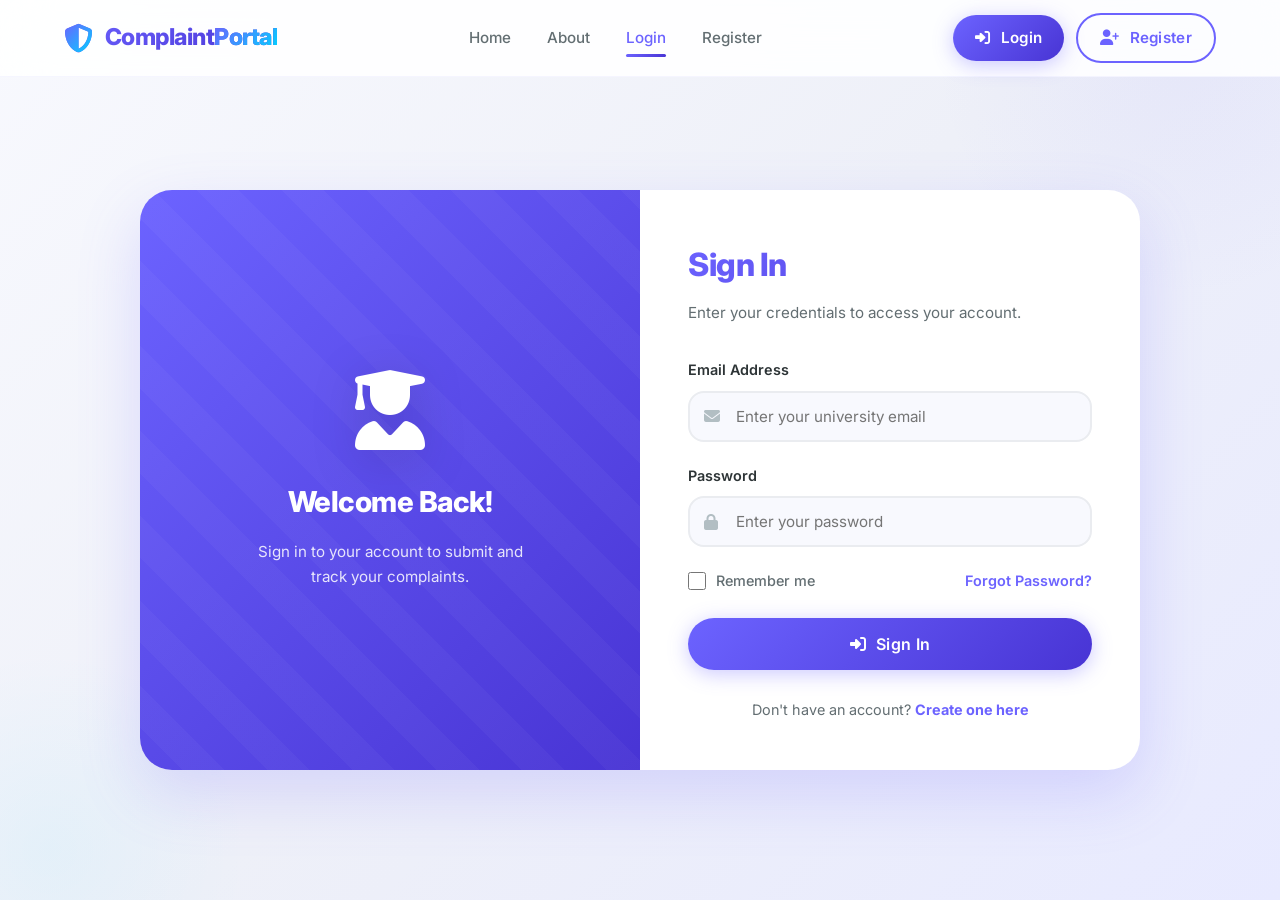
<file: pages/complaint-detail.html>
<!DOCTYPE html>
<html lang="en">
<head>
    <meta charset="UTF-8">
    <meta name="viewport" content="width=device-width, initial-scale=1.0">
    <title>Complaint Detail - University Complaint Portal</title>
    <link rel="stylesheet" href="https://cdnjs.cloudflare.com/ajax/libs/font-awesome/6.5.1/css/all.min.css">
    <link href="https://fonts.googleapis.com/css2?family=Inter:wght@300;400;500;600;700;800;900&display=swap" rel="stylesheet">
    <link rel="stylesheet" href="../assets/css/style.css">
    <link rel="stylesheet" href="../assets/css/dashboard.css">
</head>
<body class="dashboard-body">
    <!-- ===== SIDEBAR ===== -->
    <aside class="sidebar">
        <div class="sidebar-header">
            <i class="fas fa-shield-alt"></i>
            <div><h3>ComplaintPortal</h3><span>Student Panel</span></div>
        </div>
        <div class="sidebar-user">
            <div class="sidebar-avatar">US</div>
            <div class="sidebar-user-info">
                <h4>Loading...</h4>
                <span>Student</span>
            </div>
        </div>
        <nav class="sidebar-nav">
            <div class="nav-section">Main</div>
            <a href="student-dashboard.html"><i class="fas fa-th-large"></i><span>Dashboard</span></a>
            <a href="submit-complaint.html"><i class="fas fa-plus-circle"></i><span>New Complaint</span></a>
            <a href="student-dashboard.html"><i class="fas fa-list"></i><span>My Complaints</span><span class="badge-sidebar">8</span></a>
            <div class="nav-section">Account</div>
            <a href="#"><i class="fas fa-user-cog"></i><span>Profile Settings</span></a>
            <a href="#"><i class="fas fa-bell"></i><span>Notifications</span></a>
        </nav>
        <div class="sidebar-footer">
            <a href="#" class="logout-link"><i class="fas fa-sign-out-alt"></i><span>Logout</span></a>
        </div>
    </aside>

    <!-- ===== MAIN CONTENT ===== -->
    <main class="main-content">
        <div class="top-header">
            <h1>Complaint Details</h1>
            <div class="top-header-right">
                <a href="student-dashboard.html" class="btn btn-secondary btn-sm"><i class="fas fa-arrow-left"></i> Back to Dashboard</a>
            </div>
        </div>

        <div class="complaint-detail-container">
            <!-- Header (Populated by JS) -->
            <div class="complaint-detail-header">
                <div>
                    <h2>Loading...</h2>
                    <span class="badge badge-pending">--</span>
                </div>
                <div class="complaint-meta">
                    <span>ID: --</span>
                    <span>Submitted: --</span>
                </div>
            </div>

            <!-- Info Grid (Populated by JS) -->
            <div class="complaint-info-grid">
                <div class="card" style="grid-column: 1 / -1; text-align: center;">
                    <p style="color: var(--text-secondary);">Loading complaint details...</p>
                </div>
            </div>

            <!-- Timeline -->
            <div class="dashboard-card" style="margin-bottom:24px;">
                <div class="dashboard-card-header">
                    <h3><i class="fas fa-road" style="margin-right:8px; color:var(--secondary);"></i> Status Timeline</h3>
                </div>
                <div class="dashboard-card-body" style="padding:24px;">
                    <div class="timeline">
                        <p style="color: var(--text-secondary); text-align: center;">Loading timeline...</p>
                    </div>
                </div>
            </div>

            <!-- Admin Responses (Populated by JS) -->
            <div class="dashboard-card">
                <div class="dashboard-card-header">
                    <h3><i class="fas fa-reply" style="margin-right:8px; color:var(--primary-light);"></i> Admin Responses</h3>
                </div>
                <div class="dashboard-card-body" style="padding:24px;">
                    <div class="complaint-responses">
                        <p style="color: var(--text-secondary); text-align: center;">No responses yet</p>
                    </div>
                </div>
            </div>
        </div>
    </main>

    <script src="../assets/js/api.js"></script>
    <script src="../assets/js/main.js"></script>
    <script src="../assets/js/complaint.js"></script>
</body>
</html>
</file>
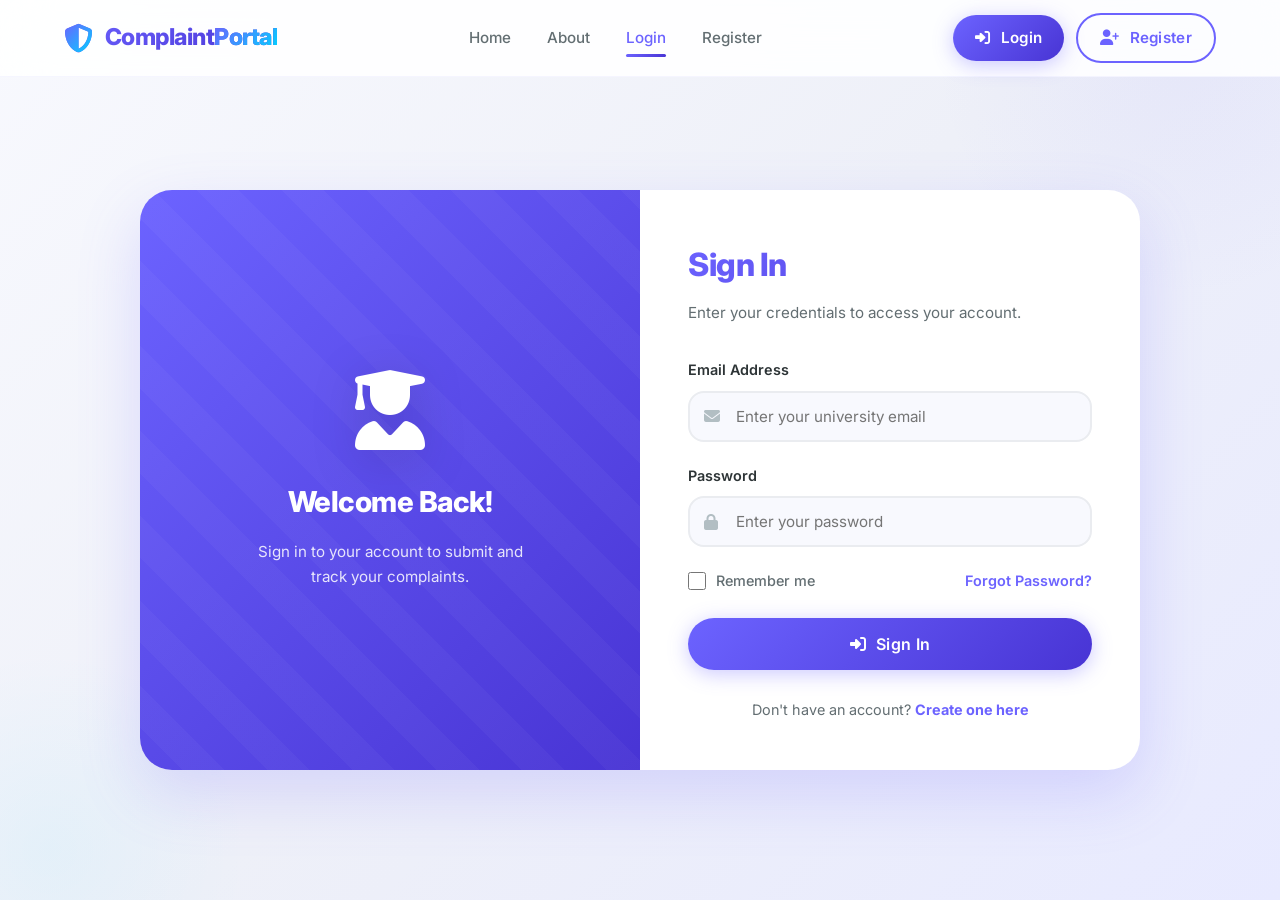
<file: pages/login.html>
<!DOCTYPE html>
<html lang="en">
<head>
    <meta charset="UTF-8">
    <meta name="viewport" content="width=device-width, initial-scale=1.0">
    <title>Login - University Complaint Portal</title>
    <link rel="stylesheet" href="https://cdnjs.cloudflare.com/ajax/libs/font-awesome/6.5.1/css/all.min.css">
    <link href="https://fonts.googleapis.com/css2?family=Inter:wght@300;400;500;600;700;800;900&display=swap" rel="stylesheet">
    <link rel="stylesheet" href="../assets/css/style.css">
    <link rel="stylesheet" href="../assets/css/auth.css">
</head>
<body>
    <!-- ===== NAVBAR ===== -->
    <nav class="navbar">
        <div class="container">
            <a href="../index.html" class="nav-logo">
                <i class="fas fa-shield-alt"></i>
                <span>Complaint<span class="gradient-text">Portal</span></span>
            </a>
            <div class="nav-links">
                <a href="../index.html">Home</a>
                <a href="about.html">About</a>
                <a href="login.html" class="active">Login</a>
                <a href="register.html">Register</a>
            </div>
            <div class="nav-buttons">
                <a href="login.html" class="btn btn-primary"><i class="fas fa-sign-in-alt"></i> Login</a>
                <a href="register.html" class="btn btn-secondary"><i class="fas fa-user-plus"></i> Register</a>
            </div>
            <div class="hamburger"><span></span><span></span><span></span></div>
        </div>
    </nav>

    <!-- ===== LOGIN SECTION ===== -->
    <section class="auth-page">
        <div class="auth-container">
            <div class="auth-illustration">
                <i class="fas fa-user-graduate"></i>
                <h2>Welcome Back!</h2>
                <p>Sign in to your account to submit and track your complaints.</p>
            </div>
            <div class="auth-form">
                <div class="form-header">
                    <h2>Sign In</h2>
                    <p>Enter your credentials to access your account.</p>
                </div>
                <form id="loginForm">
                    <div class="form-group">
                        <label>Email Address</label>
                        <div class="input-wrapper">
                            <i class="fas fa-envelope"></i>
                            <input type="email" id="email" placeholder="Enter your university email" required>
                        </div>
                    </div>
                    <div class="form-group">
                        <label>Password</label>
                        <div class="input-wrapper">
                            <i class="fas fa-lock"></i>
                            <input type="password" id="password" placeholder="Enter your password" required>
                        </div>
                    </div>
                    <div class="form-options">
                        <label>
                            <input type="checkbox" id="remember"> Remember me
                        </label>
                        <a href="#">Forgot Password?</a>
                    </div>
                    <button type="submit" class="btn btn-primary">
                        <i class="fas fa-sign-in-alt"></i> Sign In
                    </button>
                </form>
                <div class="form-footer">
                    Don't have an account? <a href="register.html">Create one here</a>
                </div>
            </div>
        </div>
    </section>

    <script src="../assets/js/api.js"></script>
    <script src="../assets/js/main.js"></script>
    <script src="../assets/js/auth.js"></script>
</body>
</html>
</file>
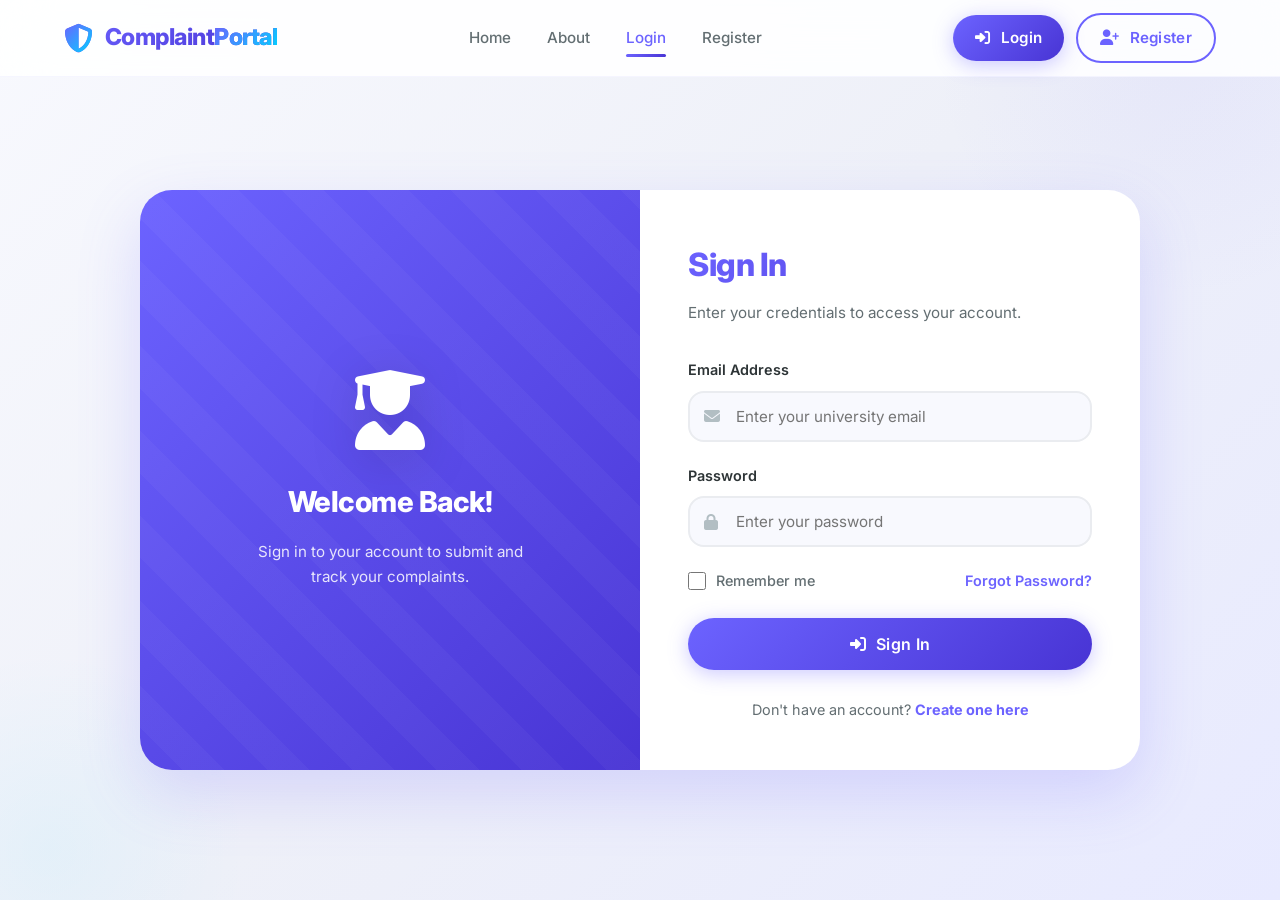
<file: pages/manage-students.html>
<!DOCTYPE html>
<html lang="en">
<head>
    <meta charset="UTF-8">
    <meta name="viewport" content="width=device-width, initial-scale=1.0">
    <title>Manage Students - University Complaint Portal</title>
    <link rel="stylesheet" href="https://cdnjs.cloudflare.com/ajax/libs/font-awesome/6.5.1/css/all.min.css">
    <link href="https://fonts.googleapis.com/css2?family=Inter:wght@300;400;500;600;700;800;900&display=swap" rel="stylesheet">
    <link rel="stylesheet" href="../assets/css/style.css">
    <link rel="stylesheet" href="../assets/css/dashboard.css">
</head>
<body class="dashboard-body">
    <!-- ===== SIDEBAR ===== -->
    <aside class="sidebar">
        <div class="sidebar-header">
            <i class="fas fa-shield-alt"></i>
            <div><h3>ComplaintPortal</h3><span>Admin Panel</span></div>
        </div>
        <div class="sidebar-user">
            <div class="sidebar-avatar">AD</div>
            <div class="sidebar-user-info">
                <h4>Admin User</h4>
                <span>Administrator</span>
            </div>
        </div>
        <nav class="sidebar-nav">
            <div class="nav-section">Main</div>
            <a href="admin-dashboard.html"><i class="fas fa-th-large"></i><span>Dashboard</span></a>
            <a href="admin-complaints.html"><i class="fas fa-list"></i><span>All Complaints</span><span class="badge-sidebar">8</span></a>
            <a href="reports.html"><i class="fas fa-chart-bar"></i><span>Reports</span></a>
            <div class="nav-section">Management</div>
            <a href="manage-students.html" class="active"><i class="fas fa-users"></i><span>Manage Students</span></a>
            <a href="profile.html"><i class="fas fa-user-cog"></i><span>Profile Settings</span></a>
            <a href="#"><i class="fas fa-bell"></i><span>Notifications</span></a>
            <a href="admin-settings.html"><i class="fas fa-cog"></i><span>Settings</span></a>
        </nav>
        <div class="sidebar-footer">
            <a href="#" class="logout-link"><i class="fas fa-sign-out-alt"></i><span>Logout</span></a>
        </div>
    </aside>

    <!-- ===== MAIN CONTENT ===== -->
    <main class="main-content">
        <div class="top-header">
            <h1>Manage Students</h1>
            <div class="top-header-right">
                <div class="search-bar">
                    <i class="fas fa-search"></i>
                    <input type="text" id="studentSearchInput" placeholder="Search students by name or email...">
                </div>
                <div class="notification-btn">
                    <i class="fas fa-bell"></i>
                    <span class="notification-dot"></span>
                </div>
            </div>
        </div>

        <!-- Stats Cards -->
        <div class="stats-cards">
            <div class="stat-card">
                <div class="stat-icon blue"><i class="fas fa-users"></i></div>
                <div class="stat-info">
                    <h3 id="totalStudents">0</h3>
                    <p>Total Students</p>
                </div>
            </div>
            <div class="stat-card">
                <div class="stat-icon green"><i class="fas fa-user-check"></i></div>
                <div class="stat-info">
                    <h3 id="activeStudents">0</h3>
                    <p>Active Students</p>
                </div>
            </div>
            <div class="stat-card">
                <div class="stat-icon purple"><i class="fas fa-file-alt"></i></div>
                <div class="stat-info">
                    <h3 id="totalComplaintsFromStudents">0</h3>
                    <p>Total Complaints</p>
                </div>
            </div>
            <div class="stat-card">
                <div class="stat-icon orange"><i class="fas fa-clock"></i></div>
                <div class="stat-info">
                    <h3 id="pendingComplaintsFromStudents">0</h3>
                    <p>Pending Complaints</p>
                </div>
            </div>
        </div>

        <!-- Students Table -->
        <div class="dashboard-card">
            <div class="dashboard-card-header">
                <h3><i class="fas fa-user-graduate" style="margin-right:8px; color:var(--primary-light);"></i> Registered Students</h3>
                <div style="display:flex; gap:8px;">
                    <button class="btn btn-sm btn-secondary" onclick="filterStudents('all')" id="filterAllBtn"><i class="fas fa-list"></i> All</button>
                    <button class="btn btn-sm btn-secondary" onclick="filterStudents('student')" id="filterStudentsBtn"><i class="fas fa-user-graduate"></i> Students</button>
                    <button class="btn btn-sm btn-secondary" onclick="filterStudents('admin')" id="filterAdminsBtn"><i class="fas fa-user-shield"></i> Admins</button>
                </div>
            </div>
            <div class="dashboard-card-body">
                <table class="data-table" id="studentsTable">
                    <thead>
                        <tr>
                            <th>ID</th>
                            <th>Username</th>
                            <th>Email</th>
                            <th>Full Name</th>
                            <th>Type</th>
                            <th>Student ID</th>
                            <th>Phone</th>
                            <th>Joined</th>
                            <th>Status</th>
                        </tr>
                    </thead>
                    <tbody>
                        <!-- Populated by JS -->
                    </tbody>
                </table>
            </div>
        </div>
    </main>

    <script src="../assets/js/api.js"></script>
    <script src="../assets/js/main.js"></script>
    <script>
        document.addEventListener('DOMContentLoaded', function() {
            // Check auth
            if (!isAuthenticated()) {
                window.location.href = 'login.html';
                return;
            }
            
            // RBAC: Only admins can access this page
            const user = getCurrentUser();
            if (!user || user.user_type !== 'admin') {
                showAlert('Access denied. Admin privileges required.', 'error');
                setTimeout(() => {
                    window.location.href = 'student-dashboard.html';
                }, 2000);
                return;
            }
            
            loadStudents();
            setupSearch();
            setupLogout();
        });
        
        let allUsers = [];
        let currentFilter = 'all';
        
        async function loadStudents() {
            try {
                const users = await apiGetUsers();
                allUsers = users;
                renderStudents(users);
                updateStats(users);
            } catch (error) {
                showAlert('Failed to load students', 'error');
            }
        }
        
        function renderStudents(users) {
            const tbody = document.querySelector('#studentsTable tbody');
            if (!tbody) return;
            
            tbody.innerHTML = users.map(u => `
                <tr>
                    <td><span class="complaint-id">${u.id}</span></td>
                    <td>${u.username}</td>
                    <td>${u.email}</td>
                    <td>${(u.first_name || '') + (u.last_name ? ' ' + u.last_name : '') || '-'}</td>
                    <td><span class="badge ${u.user_type === 'admin' ? 'badge-resolved' : 'badge-pending'}">${u.user_type}</span></td>
                    <td>${u.student_id || '-'}</td>
                    <td>${u.phone_number || '-'}</td>
                    <td>${formatDate(u.date_joined)}</td>
                    <td><span class="badge ${u.is_verified ? 'badge-resolved' : 'badge-pending'}">${u.is_verified ? 'Verified' : 'Pending'}</span></td>
                </tr>
            `).join('') || '<tr><td colspan="9" style="text-align:center; padding:30px; color:var(--text-secondary);">No users found</td></tr>';
        }
        
        function updateStats(users) {
            const students = users.filter(u => u.user_type === 'student');
            document.getElementById('totalStudents').textContent = students.length;
            document.getElementById('activeStudents').textContent = students.filter(u => u.is_verified || true).length;
            
            // Get total complaints count
            apiGetComplaints({ page: 1 }).then(complaints => {
                document.getElementById('totalComplaintsFromStudents').textContent = complaints.count || 0;
                document.getElementById('pendingComplaintsFromStudents').textContent = 
                    (complaints.results || []).filter(c => c.status === 'pending').length;
            }).catch(() => {});
        }
        
        function filterStudents(type) {
            currentFilter = type;
            
            // Update button styles
            document.querySelectorAll('.dashboard-card-header .btn').forEach(btn => btn.classList.remove('btn-primary'));
            document.querySelectorAll('.dashboard-card-header .btn').forEach(btn => btn.classList.add('btn-secondary'));
            
            if (type === 'all') {
                document.getElementById('filterAllBtn').classList.remove('btn-secondary');
                document.getElementById('filterAllBtn').classList.add('btn-primary');
                renderStudents(allUsers);
            } else if (type === 'student') {
                document.getElementById('filterStudentsBtn').classList.remove('btn-secondary');
                document.getElementById('filterStudentsBtn').classList.add('btn-primary');
                renderStudents(allUsers.filter(u => u.user_type === 'student'));
            } else if (type === 'admin') {
                document.getElementById('filterAdminsBtn').classList.remove('btn-secondary');
                document.getElementById('filterAdminsBtn').classList.add('btn-primary');
                renderStudents(allUsers.filter(u => u.user_type === 'admin'));
            }
        }
        
        function setupSearch() {
            const searchInput = document.getElementById('studentSearchInput');
            if (!searchInput) return;
            
            searchInput.addEventListener('input', function() {
                const query = this.value.toLowerCase().trim();
                if (!query) {
                    filterStudents(currentFilter);
                    return;
                }
                
                const filtered = allUsers.filter(u => 
                    u.username.toLowerCase().includes(query) ||
                    u.email.toLowerCase().includes(query) ||
                    (u.first_name || '').toLowerCase().includes(query) ||
                    (u.last_name || '').toLowerCase().includes(query) ||
                    (u.student_id || '').toLowerCase().includes(query)
                );
                renderStudents(filtered);
            });
        }
        
        function setupLogout() {
            document.querySelectorAll('.logout-link').forEach(link => {
                link.addEventListener('click', async function(e) {
                    e.preventDefault();
                    if (confirm('Are you sure you want to logout?')) {
                        try {
                            await apiLogout();
                        } catch (error) {}
                        clearAuthToken();
                        window.location.href = 'login.html';
                    }
                });
            });
        }
    </script>
</body>
</html>
</file>
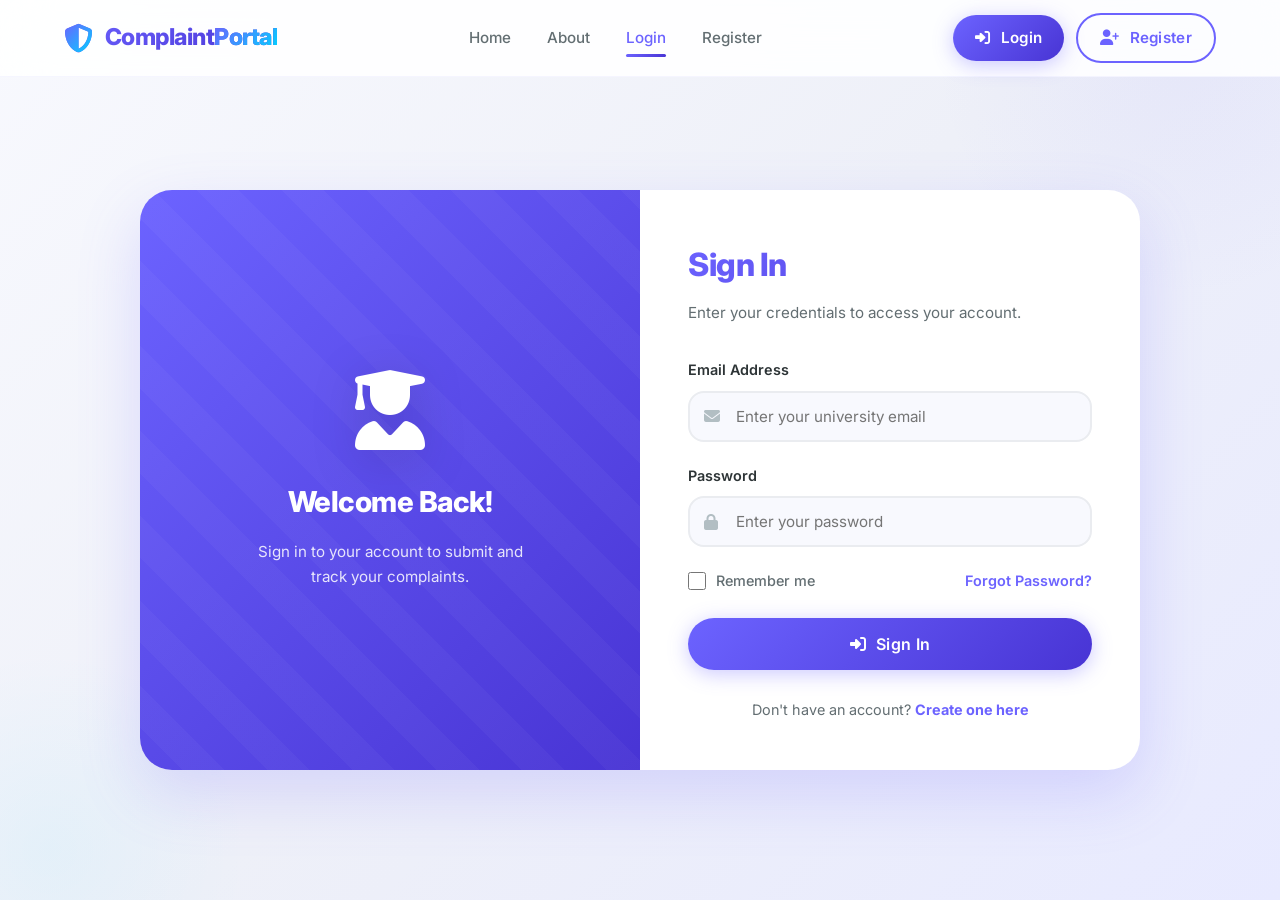
<file: pages/profile.html>
<!DOCTYPE html>
<html lang="en">
<head>
    <meta charset="UTF-8">
    <meta name="viewport" content="width=device-width, initial-scale=1.0">
    <title>Profile Settings - University Complaint Portal</title>
    <link rel="stylesheet" href="https://cdnjs.cloudflare.com/ajax/libs/font-awesome/6.5.1/css/all.min.css">
    <link href="https://fonts.googleapis.com/css2?family=Inter:wght@300;400;500;600;700;800;900&display=swap" rel="stylesheet">
    <link rel="stylesheet" href="../assets/css/style.css">
    <link rel="stylesheet" href="../assets/css/dashboard.css">
</head>
<body class="dashboard-body">
    <!-- ===== SIDEBAR ===== -->
    <aside class="sidebar">
        <div class="sidebar-header">
            <i class="fas fa-shield-alt"></i>
            <div>
                <h3>ComplaintPortal</h3>
                <span id="sidebarUserType">User Panel</span>
            </div>
        </div>
        <div class="sidebar-user">
            <div class="sidebar-avatar" id="sidebarAvatar">U</div>
            <div class="sidebar-user-info">
                <h4 id="sidebarUserName">User Name</h4>
                <span id="sidebarUserEmail">user@email.com</span>
            </div>
        </div>
        <nav class="sidebar-nav">
            <div class="nav-section">Main</div>
            <a href="dashboard.html" id="navDashboard">
                <i class="fas fa-th-large"></i>
                <span>Dashboard</span>
            </a>
            <a href="submit-complaint.html" class="student-only">
                <i class="fas fa-plus-circle"></i>
                <span>New Complaint</span>
            </a>
            <div class="nav-section">Account</div>
            <a href="profile.html" class="active">
                <i class="fas fa-user-cog"></i>
                <span>Profile Settings</span>
            </a>
            <a href="#" id="navNotifications">
                <i class="fas fa-bell"></i>
                <span>Notifications</span>
            </a>
        </nav>
        <div class="sidebar-footer">
            <a href="#" class="logout-link">
                <i class="fas fa-sign-out-alt"></i>
                <span>Logout</span>
            </a>
        </div>
    </aside>

    <!-- ===== MAIN CONTENT ===== -->
    <main class="main-content">
        <div class="top-header">
            <h1>Profile Settings</h1>
            <div class="top-header-right">
                <div class="notification-btn">
                    <i class="fas fa-bell"></i>
                    <span class="notification-dot"></span>
                </div>
            </div>
        </div>

        <!-- Profile Content -->
        <div class="dashboard-grid">
            <!-- Profile Information Card -->
            <div class="dashboard-card">
                <div class="dashboard-card-header">
                    <h3><i class="fas fa-user" style="margin-right:8px; color:var(--primary-light);"></i> Profile Information</h3>
                    <button class="btn btn-sm btn-secondary" onclick="document.getElementById('profileForm').reset()">
                        <i class="fas fa-undo"></i> Reset
                    </button>
                </div>
                <div class="dashboard-card-body">
                    <form id="profileForm" class="profile-form-section">
                        <div class="form-group">
                            <label>Full Name</label>
                            <div class="input-wrapper">
                                <i class="fas fa-user"></i>
                                <input type="text" id="profileName" placeholder="Enter your full name">
                            </div>
                        </div>
                        <div class="form-group">
                            <label>Email Address</label>
                            <div class="input-wrapper">
                                <i class="fas fa-envelope"></i>
                                <input type="email" id="profileEmail" placeholder="Enter your email" disabled>
                                <small style="color:var(--text-secondary); display:block; margin-top:4px;">Email cannot be changed</small>
                            </div>
                        </div>
                        <div class="form-group">
                            <label>Username</label>
                            <div class="input-wrapper">
                                <i class="fas fa-at"></i>
                                <input type="text" id="profileUsername" placeholder="Username" disabled>
                            </div>
                        </div>
                        <div class="form-group">
                            <label>Account Type</label>
                            <div class="input-wrapper">
                                <i class="fas fa-user-tag"></i>
                                <input type="text" id="profileUserType" placeholder="User Type" disabled>
                            </div>
                        </div>
                        <div class="form-group student-only">
                            <label>Student ID</label>
                            <div class="input-wrapper">
                                <i class="fas fa-id-card"></i>
                                <input type="text" id="profileStudentId" placeholder="Student ID">
                            </div>
                        </div>
                        <div class="form-group">
                            <label>Phone Number</label>
                            <div class="input-wrapper">
                                <i class="fas fa-phone"></i>
                                <input type="tel" id="profilePhone" placeholder="Enter your phone number">
                            </div>
                        </div>
                        <button type="submit" class="btn btn-primary">
                            <i class="fas fa-save"></i> Save Changes
                        </button>
                    </form>
                </div>
            </div>

            <!-- Change Password Card -->
            <div class="dashboard-card">
                <div class="dashboard-card-header">
                    <h3><i class="fas fa-lock" style="margin-right:8px; color:var(--warning);"></i> Change Password</h3>
                </div>
                <div class="dashboard-card-body">
                    <form id="passwordForm" class="profile-form-section">
                        <div class="form-group">
                            <label>Current Password</label>
                            <div class="input-wrapper">
                                <i class="fas fa-lock"></i>
                                <input type="password" id="currentPassword" placeholder="Enter current password" required>
                            </div>
                        </div>
                        <div class="form-group">
                            <label>New Password</label>
                            <div class="input-wrapper">
                                <i class="fas fa-lock"></i>
                                <input type="password" id="newPassword" placeholder="Enter new password" required>
                            </div>
                        </div>
                        <div class="form-group">
                            <label>Confirm New Password</label>
                            <div class="input-wrapper">
                                <i class="fas fa-lock"></i>
                                <input type="password" id="confirmNewPassword" placeholder="Confirm new password" required>
                            </div>
                        </div>
                        <button type="submit" class="btn btn-warning">
                            <i class="fas fa-key"></i> Change Password
                        </button>
                    </form>
                </div>
            </div>
        </div>
    </main>

    <script src="../assets/js/api.js"></script>
    <script src="../assets/js/main.js"></script>
    <script>
        // ===== PROFILE PAGE FUNCTIONALITY =====
        
        document.addEventListener('DOMContentLoaded', function() {
            // Check authentication
            if (!isAuthenticated()) {
                window.location.href = 'login.html';
                return;
            }
            
            // Load user profile
            loadUserProfile();
            
            // Setup sidebar navigation
            setupSidebarNavigation();
            
            // Setup logout
            setupLogout();
            
            // Setup forms
            document.getElementById('profileForm').addEventListener('submit', updateProfile);
            document.getElementById('passwordForm').addEventListener('submit', changePassword);
        });
        
        function loadUserProfile() {
            const user = getCurrentUser();
            if (!user) return;
            
            // Update sidebar
            document.getElementById('sidebarUserName').textContent = 
                (user.first_name || user.username);
            document.getElementById('sidebarUserEmail').textContent = user.email;
            document.getElementById('sidebarAvatar').textContent = 
                (user.first_name || user.username).charAt(0).toUpperCase();
            document.getElementById('sidebarUserType').textContent = 
                user.user_type === 'admin' ? 'Admin Panel' : 'Student Panel';
            
            // Update profile form
            document.getElementById('profileName').value = 
                (user.first_name || '') + (user.last_name ? ' ' + user.last_name : '');
            document.getElementById('profileEmail').value = user.email;
            document.getElementById('profileUsername').value = user.username;
            document.getElementById('profileUserType').value = 
                user.user_type === 'admin' ? 'Administrator' : 'Student';
            document.getElementById('profileStudentId').value = user.student_id || '';
            document.getElementById('profilePhone').value = user.phone_number || '';
            
            // Show/hide student-specific fields
            if (user.user_type !== 'student') {
                document.querySelectorAll('.student-only').forEach(el => {
                    el.style.display = 'none';
                });
            }
            
            // Update navigation links based on user type
            const navDashboard = document.getElementById('navDashboard');
            if (navDashboard) {
                navDashboard.href = user.user_type === 'admin' ? 
                    'admin-dashboard.html' : 'student-dashboard.html';
            }
        }
        
        function setupSidebarNavigation() {
            const user = getCurrentUser();
            if (!user) return;
            
            // Update dashboard link
            const navDashboard = document.getElementById('navDashboard');
            if (navDashboard) {
                navDashboard.href = user.user_type === 'admin' ? 
                    'admin-dashboard.html' : 'student-dashboard.html';
            }
        }
        
        function setupLogout() {
            document.querySelectorAll('.logout-link').forEach(link => {
                link.addEventListener('click', async function(e) {
                    e.preventDefault();
                    if (confirm('Are you sure you want to logout?')) {
                        try {
                            await apiLogout();
                        } catch (error) {
                            console.error('Logout error:', error);
                        } finally {
                            clearAuthToken();
                            window.location.href = 'login.html';
                        }
                    }
                });
            });
        }
        
        async function updateProfile(e) {
            e.preventDefault();
            
            const name = document.getElementById('profileName').value.trim();
            const nameParts = name.split(' ');
            const phone = document.getElementById('profilePhone').value.trim();
            const studentId = document.getElementById('profileStudentId').value.trim();
            
            const updateData = {
                first_name: nameParts[0] || '',
                last_name: nameParts.slice(1).join(' ') || '',
                phone_number: phone
            };
            
            // Add student_id only for students
            const user = getCurrentUser();
            if (user && user.user_type === 'student') {
                updateData.student_id = studentId;
            }
            
            try {
                const response = await fetch(`${API_URL}/auth/update_profile/`, {
                    method: 'PUT',
                    headers: getHeaders(true),
                    body: JSON.stringify(updateData)
                });
                
                const data = await response.json();
                
                if (!response.ok) {
                    throw {
                        message: data.message || 'Failed to update profile'
                    };
                }
                
                // Update localStorage
                if (data.user) {
                    localStorage.setItem('user', JSON.stringify(data.user));
                    loadUserProfile();
                }
                
                showAlert('Profile updated successfully!', 'success');
            } catch (error) {
                showAlert(error.message || 'Failed to update profile', 'error');
            }
        }
        
        async function changePassword(e) {
            e.preventDefault();
            
            const currentPassword = document.getElementById('currentPassword').value;
            const newPassword = document.getElementById('newPassword').value;
            const confirmNewPassword = document.getElementById('confirmNewPassword').value;
            
            if (newPassword !== confirmNewPassword) {
                showAlert('New passwords do not match', 'error');
                return;
            }
            
            if (newPassword.length < 6) {
                showAlert('Password must be at least 6 characters', 'error');
                return;
            }
            
            try {
                const response = await fetch(`${API_URL}/auth/change_password/`, {
                    method: 'POST',
                    headers: getHeaders(true),
                    body: JSON.stringify({
                        old_password: currentPassword,
                        new_password: newPassword,
                        confirm_password: confirmNewPassword
                    })
                });
                
                const data = await response.json();
                
                if (!response.ok) {
                    throw {
                        message: data.message || data.old_password?.[0] || 'Failed to change password'
                    };
                }
                
                // Update token if provided
                if (data.token) {
                    setAuthToken(data.token);
                }
                
                // Clear password fields
                document.getElementById('currentPassword').value = '';
                document.getElementById('newPassword').value = '';
                document.getElementById('confirmNewPassword').value = '';
                
                showAlert('Password changed successfully!', 'success');
            } catch (error) {
                showAlert(error.message || 'Failed to change password', 'error');
            }
        }
    </script>
</body>
</html>
</file>
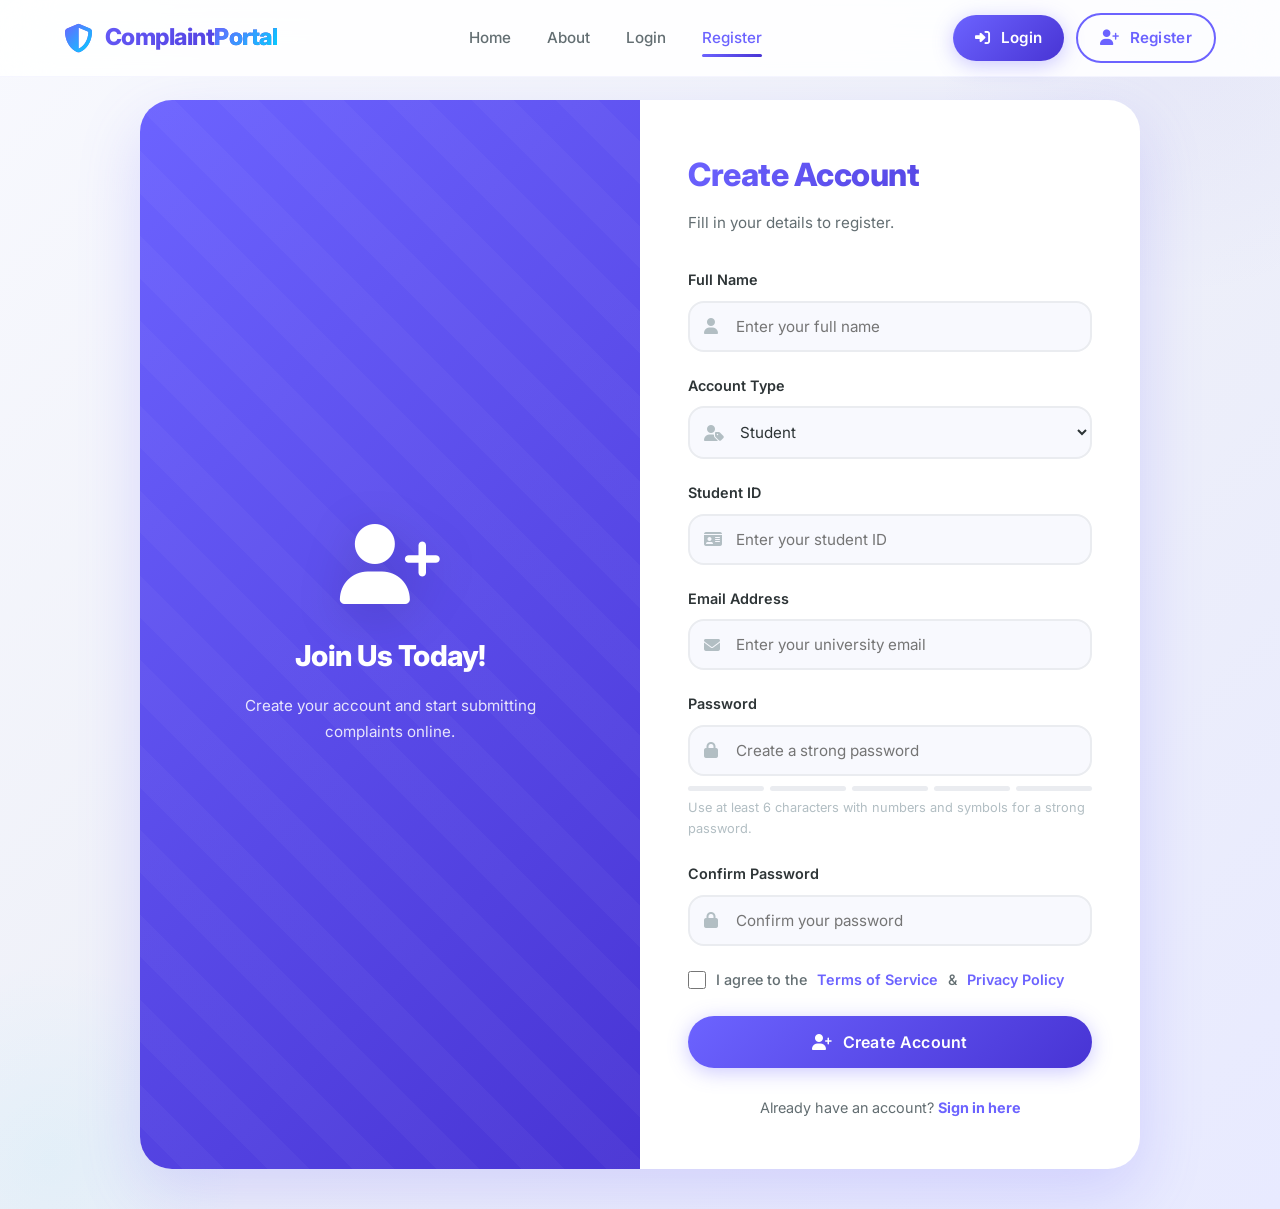
<file: pages/register.html>
<!DOCTYPE html>
<html lang="en">
<head>
    <meta charset="UTF-8">
    <meta name="viewport" content="width=device-width, initial-scale=1.0">
    <title>Register - University Complaint Portal</title>
    <link rel="stylesheet" href="https://cdnjs.cloudflare.com/ajax/libs/font-awesome/6.5.1/css/all.min.css">
    <link href="https://fonts.googleapis.com/css2?family=Inter:wght@300;400;500;600;700;800;900&display=swap" rel="stylesheet">
    <link rel="stylesheet" href="../assets/css/style.css">
    <link rel="stylesheet" href="../assets/css/auth.css">
</head>
<body>
    <!-- ===== NAVBAR ===== -->
    <nav class="navbar">
        <div class="container">
            <a href="../index.html" class="nav-logo">
                <i class="fas fa-shield-alt"></i>
                <span>Complaint<span class="gradient-text">Portal</span></span>
            </a>
            <div class="nav-links">
                <a href="../index.html">Home</a>
                <a href="about.html">About</a>
                <a href="login.html">Login</a>
                <a href="register.html" class="active">Register</a>
            </div>
            <div class="nav-buttons">
                <a href="login.html" class="btn btn-primary"><i class="fas fa-sign-in-alt"></i> Login</a>
                <a href="register.html" class="btn btn-secondary"><i class="fas fa-user-plus"></i> Register</a>
            </div>
            <div class="hamburger"><span></span><span></span><span></span></div>
        </div>
    </nav>

    <!-- ===== REGISTER SECTION ===== -->
    <section class="auth-page">
        <div class="auth-container">
            <div class="auth-illustration">
                <i class="fas fa-user-plus"></i>
                <h2>Join Us Today!</h2>
                <p>Create your account and start submitting complaints online.</p>
            </div>
            <div class="auth-form">
                <div class="form-header">
                    <h2>Create Account</h2>
                    <p>Fill in your details to register.</p>
                </div>
                <form id="registerForm">
                    <div class="form-group">
                        <label>Full Name</label>
                        <div class="input-wrapper">
                            <i class="fas fa-user"></i>
                            <input type="text" id="name" placeholder="Enter your full name" required>
                        </div>
                    </div>
                    <div class="form-group">
                        <label>Account Type</label>
                        <div class="input-wrapper">
                            <i class="fas fa-user-tag"></i>
                            <select id="userType" required>
                                <option value="student">Student</option>
                                <option value="admin">Administrator</option>
                            </select>
                        </div>
                    </div>
                    <div class="form-group" id="studentIdGroup">
                        <label>Student ID</label>
                        <div class="input-wrapper">
                            <i class="fas fa-id-card"></i>
                            <input type="text" id="studentId" placeholder="Enter your student ID">
                        </div>
                    </div>
                    <div class="form-group">
                        <label>Email Address</label>
                        <div class="input-wrapper">
                            <i class="fas fa-envelope"></i>
                            <input type="email" id="email" placeholder="Enter your university email" required>
                        </div>
                    </div>
                    <div class="form-group">
                        <label>Password</label>
                        <div class="input-wrapper">
                            <i class="fas fa-lock"></i>
                            <input type="password" id="password" placeholder="Create a strong password" required>
                        </div>
                        <div class="password-strength">
                            <span></span><span></span><span></span><span></span><span></span>
                        </div>
                        <p class="password-hint">Use at least 6 characters with numbers and symbols for a strong password.</p>
                    </div>
                    <div class="form-group">
                        <label>Confirm Password</label>
                        <div class="input-wrapper">
                            <i class="fas fa-lock"></i>
                            <input type="password" id="confirmPassword" placeholder="Confirm your password" required>
                        </div>
                    </div>
                    <div class="form-options">
                        <label>
                            <input type="checkbox" id="agree"> I agree to the <a href="#">Terms of Service</a> & <a href="#">Privacy Policy</a>
                        </label>
                    </div>
                    <button type="submit" class="btn btn-primary">
                        <i class="fas fa-user-plus"></i> Create Account
                    </button>
                </form>
                <div class="form-footer">
                    Already have an account? <a href="login.html">Sign in here</a>
                </div>
            </div>
        </div>
    </section>

    <script src="../assets/js/api.js"></script>
    <script src="../assets/js/main.js"></script>
    <script src="../assets/js/auth.js"></script>
    <script>
        // Show/hide student ID field based on user type
        document.addEventListener('DOMContentLoaded', function() {
            const userTypeSelect = document.getElementById('userType');
            const studentIdGroup = document.getElementById('studentIdGroup');
            
            if (userTypeSelect && studentIdGroup) {
                // Initial state
                studentIdGroup.style.display = userTypeSelect.value === 'student' ? 'block' : 'none';
                
                // Toggle on change
                userTypeSelect.addEventListener('change', function() {
                    studentIdGroup.style.display = this.value === 'student' ? 'block' : 'none';
                });
            }
        });
    </script>
</body>
</html>
</file>
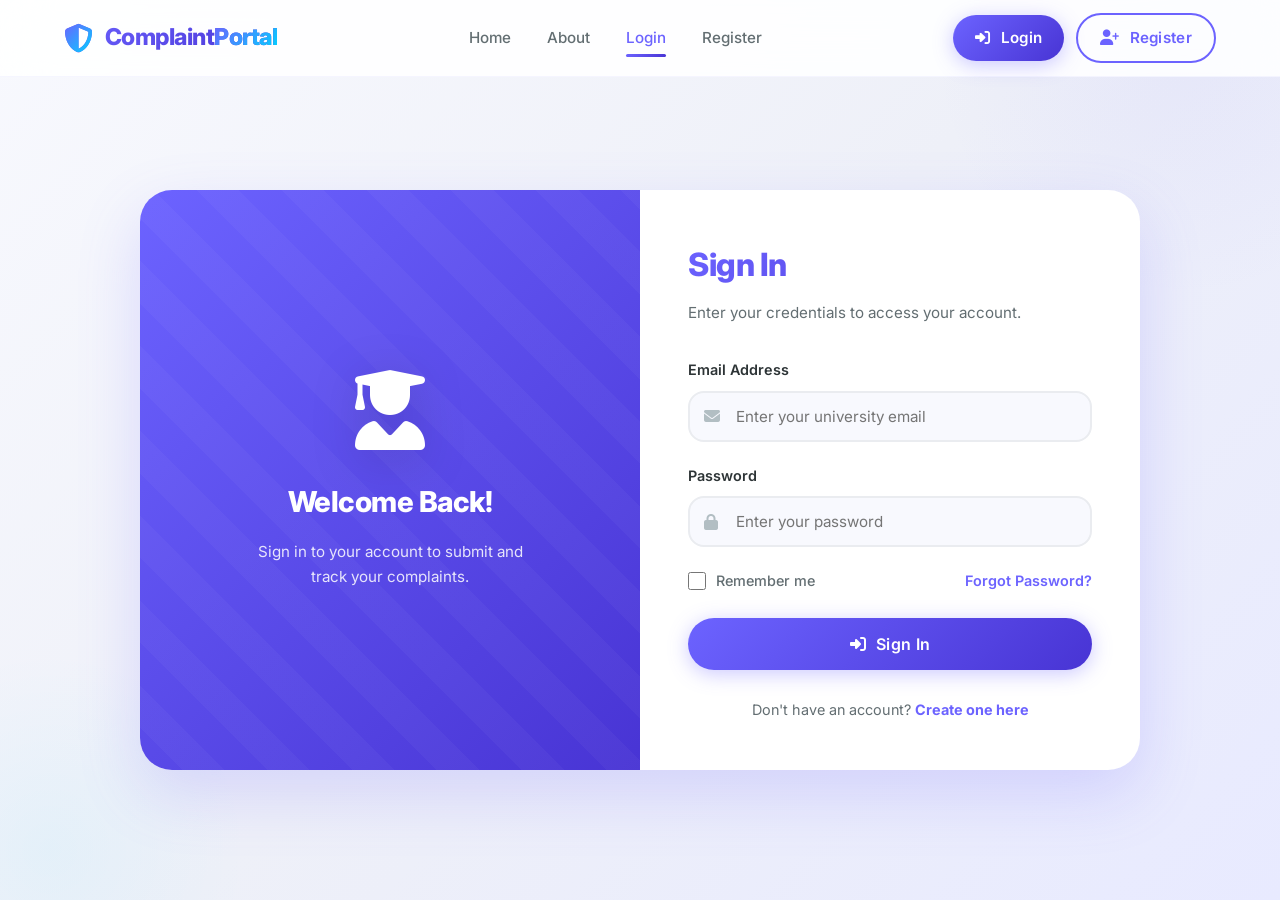
<file: pages/reports.html>
<!DOCTYPE html>
<html lang="en">
<head>
    <meta charset="UTF-8">
    <meta name="viewport" content="width=device-width, initial-scale=1.0">
    <title>Reports - University Complaint Portal</title>
    <link rel="stylesheet" href="https://cdnjs.cloudflare.com/ajax/libs/font-awesome/6.5.1/css/all.min.css">
    <link href="https://fonts.googleapis.com/css2?family=Inter:wght@300;400;500;600;700;800;900&display=swap" rel="stylesheet">
    <link rel="stylesheet" href="../assets/css/style.css">
    <link rel="stylesheet" href="../assets/css/dashboard.css">
</head>
<body class="dashboard-body">
    <!-- ===== SIDEBAR ===== -->
    <aside class="sidebar">
        <div class="sidebar-header">
            <i class="fas fa-shield-alt"></i>
            <div><h3>ComplaintPortal</h3><span>Admin Panel</span></div>
        </div>
        <div class="sidebar-user">
            <div class="sidebar-avatar">AD</div>
            <div class="sidebar-user-info">
                <h4>Admin User</h4>
                <span>Administrator</span>
            </div>
        </div>
        <nav class="sidebar-nav">
            <div class="nav-section">Main</div>
            <a href="admin-dashboard.html"><i class="fas fa-th-large"></i><span>Dashboard</span></a>
            <a href="admin-complaints.html"><i class="fas fa-list"></i><span>All Complaints</span><span class="badge-sidebar">8</span></a>
            <a href="reports.html" class="active"><i class="fas fa-chart-bar"></i><span>Reports</span></a>
            <div class="nav-section">Management</div>
            <a href="#"><i class="fas fa-users"></i><span>Manage Students</span></a>
            <a href="#"><i class="fas fa-bell"></i><span>Notifications</span></a>
            <a href="#"><i class="fas fa-cog"></i><span>Settings</span></a>
        </nav>
        <div class="sidebar-footer">
            <a href="#" class="logout-link"><i class="fas fa-sign-out-alt"></i><span>Logout</span></a>
        </div>
    </aside>

    <!-- ===== MAIN CONTENT ===== -->
    <main class="main-content">
        <div class="top-header">
            <h1>Reports & Statistics</h1>
            <div class="top-header-right">
                <button class="btn btn-primary btn-sm" id="downloadReportBtn"><i class="fas fa-download"></i> Download Report</button>
            </div>
        </div>

        <!-- Date Filter -->
        <div class="report-filters">
            <label style="font-weight:600; color:var(--text-primary);">Filter by Date:</label>
            <input type="date" value="2024-11-01">
            <input type="date" value="2024-12-31">
            <button class="btn btn-primary btn-sm"><i class="fas fa-filter"></i> Apply</button>
        </div>

        <!-- Stats Cards -->
        <div class="stats-cards" style="margin-bottom:24px;">
            <div class="stat-card">
                <div class="stat-icon blue"><i class="fas fa-file-alt"></i></div>
                <div class="stat-info">
                    <h3>8</h3>
                    <p>Total Complaints</p>
                    <span class="stat-change up"><i class="fas fa-arrow-up"></i> 12% from last month</span>
                </div>
            </div>
            <div class="stat-card">
                <div class="stat-icon green"><i class="fas fa-check-circle"></i></div>
                <div class="stat-info">
                    <h3>3</h3>
                    <p>Resolved</p>
                    <span class="stat-change up"><i class="fas fa-arrow-up"></i> 5% from last month</span>
                </div>
            </div>
            <div class="stat-card">
                <div class="stat-icon orange"><i class="fas fa-clock"></i></div>
                <div class="stat-info">
                    <h3>3</h3>
                    <p>Pending</p>
                    <span class="stat-change down"><i class="fas fa-arrow-down"></i> 8% from last month</span>
                </div>
            </div>
            <div class="stat-card">
                <div class="stat-icon purple"><i class="fas fa-chart-line"></i></div>
                <div class="stat-info">
                    <h3>95%</h3>
                    <p>Satisfaction Rate</p>
                    <span class="stat-change up"><i class="fas fa-arrow-up"></i> 2% from last month</span>
                </div>
            </div>
        </div>

        <!-- Charts Grid -->
        <div class="dashboard-grid">
            <!-- Category Chart -->
            <div class="dashboard-card">
                <div class="dashboard-card-header">
                    <h3><i class="fas fa-chart-pie" style="margin-right:8px; color:var(--primary-light);"></i> Complaints by Category</h3>
                </div>
                <div class="dashboard-card-body" id="categoryChart">
                    <!-- Populated by JS -->
                </div>
            </div>

            <!-- Resolution Time -->
            <div class="dashboard-card">
                <div class="dashboard-card-header">
                    <h3><i class="fas fa-clock" style="margin-right:8px; color:var(--warning);"></i> Average Resolution Time</h3>
                </div>
                <div class="dashboard-card-body" style="padding:20px;">
                    <div style="display:flex; flex-direction:column; align-items:center; justify-content:center; height:250px;">
                        <div style="width:180px; height:180px; border-radius:50%; background:conic-gradient(var(--success) 0deg 180deg, var(--warning) 180deg 300deg, var(--danger) 300deg 360deg); display:flex; align-items:center; justify-content:center;">
                            <div style="width:130px; height:130px; border-radius:50%; background:#fff; display:flex; flex-direction:column; align-items:center; justify-content:center;">
                                <span style="font-size:2rem; font-weight:700; color:var(--primary);">48h</span>
                                <span style="font-size:0.8rem; color:var(--text-secondary);">Avg. Time</span>
                            </div>
                        </div>
                        <div style="display:flex; gap:20px; margin-top:16px; font-size:0.8rem;">
                            <span><span style="color:var(--success);">●</span> Under 24h (50%)</span>
                            <span><span style="color:var(--warning);">●</span> 24-72h (33%)</span>
                            <span><span style="color:var(--danger);">●</span> Over 72h (17%)</span>
                        </div>
                    </div>
                </div>
            </div>
        </div>

        <!-- Monthly Trends -->
        <div class="dashboard-card" style="margin-top:24px;">
            <div class="dashboard-card-header">
                <h3><i class="fas fa-chart-line" style="margin-right:8px; color:var(--success);"></i> Monthly Complaint Trends</h3>
            </div>
            <div class="dashboard-card-body" style="padding:24px;">
                <div style="display:flex; gap:16px; align-items:flex-end; height:200px; padding:0 10px;">
                    <div style="flex:1; display:flex; flex-direction:column; align-items:center; gap:6px;">
                        <span style="font-size:0.75rem;">5</span>
                        <div style="width:100%; height:100px; background:linear-gradient(to top, #3949ab, #5c6bc0); border-radius:6px 6px 0 0;"></div>
                        <span style="font-size:0.7rem; color:var(--text-secondary);">Jan</span>
                    </div>
                    <div style="flex:1; display:flex; flex-direction:column; align-items:center; gap:6px;">
                        <span style="font-size:0.75rem;">8</span>
                        <div style="width:100%; height:150px; background:linear-gradient(to top, #3949ab, #5c6bc0); border-radius:6px 6px 0 0;"></div>
                        <span style="font-size:0.7rem; color:var(--text-secondary);">Feb</span>
                    </div>
                    <div style="flex:1; display:flex; flex-direction:column; align-items:center; gap:6px;">
                        <span style="font-size:0.75rem;">3</span>
                        <div style="width:100%; height:60px; background:linear-gradient(to top, #3949ab, #5c6bc0); border-radius:6px 6px 0 0;"></div>
                        <span style="font-size:0.7rem; color:var(--text-secondary);">Mar</span>
                    </div>
                    <div style="flex:1; display:flex; flex-direction:column; align-items:center; gap:6px;">
                        <span style="font-size:0.75rem;">6</span>
                        <div style="width:100%; height:120px; background:linear-gradient(to top, #3949ab, #5c6bc0); border-radius:6px 6px 0 0;"></div>
                        <span style="font-size:0.7rem; color:var(--text-secondary);">Apr</span>
                    </div>
                    <div style="flex:1; display:flex; flex-direction:column; align-items:center; gap:6px;">
                        <span style="font-size:0.75rem;">7</span>
                        <div style="width:100%; height:140px; background:linear-gradient(to top, #3949ab, #5c6bc0); border-radius:6px 6px 0 0;"></div>
                        <span style="font-size:0.7rem; color:var(--text-secondary);">May</span>
                    </div>
                    <div style="flex:1; display:flex; flex-direction:column; align-items:center; gap:6px;">
                        <span style="font-size:0.75rem;">4</span>
                        <div style="width:100%; height:80px; background:linear-gradient(to top, #3949ab, #5c6bc0); border-radius:6px 6px 0 0;"></div>
                        <span style="font-size:0.7rem; color:var(--text-secondary);">Jun</span>
                    </div>
                </div>
            </div>
        </div>
    </main>

    <script src="../assets/js/api.js"></script>
    <script src="../assets/js/main.js"></script>
    <script src="../assets/js/admin.js"></script>
    <script>
        document.addEventListener('DOMContentLoaded', function() {
            // Check auth
            if (!isAuthenticated()) {
                window.location.href = 'login.html';
                return;
            }
            
            const user = getCurrentUser();
            if (!user || user.user_type !== 'admin') {
                showAlert('Access denied. Admin privileges required.', 'error');
                setTimeout(() => window.location.href = 'student-dashboard.html', 2000);
                return;
            }
            
            loadReportData();
            setupDownloadReport();
            setupLogout();
        });
        
        async function loadReportData() {
            try {
                const complaints = await apiGetComplaints({ page: 1 });
                const results = complaints.results || [];
                
                // Update stats with real data
                const total = complaints.count || results.length;
                const resolved = results.filter(c => c.status === 'resolved').length;
                const pending = results.filter(c => c.status === 'pending').length;
                const inProgress = results.filter(c => c.status === 'in_progress').length;
                
                document.querySelectorAll('.stats-cards .stat-card h3')[0].textContent = total;
                document.querySelectorAll('.stats-cards .stat-card h3')[1].textContent = resolved;
                document.querySelectorAll('.stats-cards .stat-card h3')[2].textContent = pending + inProgress;
                
                // Build category chart
                const categories = {};
                results.forEach(c => {
                    categories[c.category] = (categories[c.category] || 0) + 1;
                });
                
                const categoryChart = document.getElementById('categoryChart');
                if (categoryChart && Object.keys(categories).length > 0) {
                    const maxCount = Math.max(...Object.values(categories));
                    const colors = ['#3949ab', '#ff6d00', '#43a047', '#8e24aa', '#e53935', '#00acc1', '#fdd835'];
                    
                    categoryChart.innerHTML = `
                        <div style="padding:20px;">
                            <div style="display:flex; gap:20px; align-items:flex-end; height:200px; padding:0 10px;">
                                ${Object.entries(categories).map(([cat, count], i) => `
                                    <div style="flex:1; display:flex; flex-direction:column; align-items:center; gap:8px;">
                                        <span style="font-size:0.85rem; font-weight:600;">${count}</span>
                                        <div style="width:100%; height:${Math.max((count/maxCount)*150, 20)}px; background:${colors[i % colors.length]}; border-radius:8px 8px 0 0; transition:all 0.5s ease;"></div>
                                        <span style="font-size:0.75rem; color:var(--text-secondary); text-align:center;">${cat}</span>
                                    </div>
                                `).join('')}
                            </div>
                        </div>
                    `;
                }
            } catch (error) {
                console.error('Error loading report data:', error);
            }
        }
        
        function setupDownloadReport() {
            const downloadBtn = document.getElementById('downloadReportBtn');
            if (!downloadBtn) return;
            
            downloadBtn.addEventListener('click', async function() {
                try {
                    const complaints = await apiGetComplaints({ page: 1 });
                    const results = complaints.results || [];
                    
                    // Build CSV content
                    let csv = 'ID,Title,Category,Status,Priority,Student,Date\n';
                    results.forEach(c => {
                        const row = [
                            c.id_number,
                            `"${c.title.replace(/"/g, '""')}"`,
                            c.category,
                            c.status,
                            c.priority,
                            c.student?.username || 'Unknown',
                            c.created_at
                        ].join(',');
                        csv += row + '\n';
                    });
                    
                    // Create download
                    const blob = new Blob([csv], { type: 'text/csv;charset=utf-8;' });
                    const link = document.createElement('a');
                    link.href = URL.createObjectURL(blob);
                    link.download = `complaint-report-${new Date().toISOString().split('T')[0]}.csv`;
                    link.click();
                    URL.revokeObjectURL(link.href);
                    
                    showAlert('Report downloaded successfully!', 'success');
                } catch (error) {
                    showAlert('Failed to download report', 'error');
                }
            });
        }
        
        function setupLogout() {
            document.querySelectorAll('.logout-link').forEach(link => {
                link.addEventListener('click', async function(e) {
                    e.preventDefault();
                    if (confirm('Are you sure you want to logout?')) {
                        try { await apiLogout(); } catch (error) {}
                        clearAuthToken();
                        window.location.href = 'login.html';
                    }
                });
            });
        }
    </script>
</body>
</html>
</file>
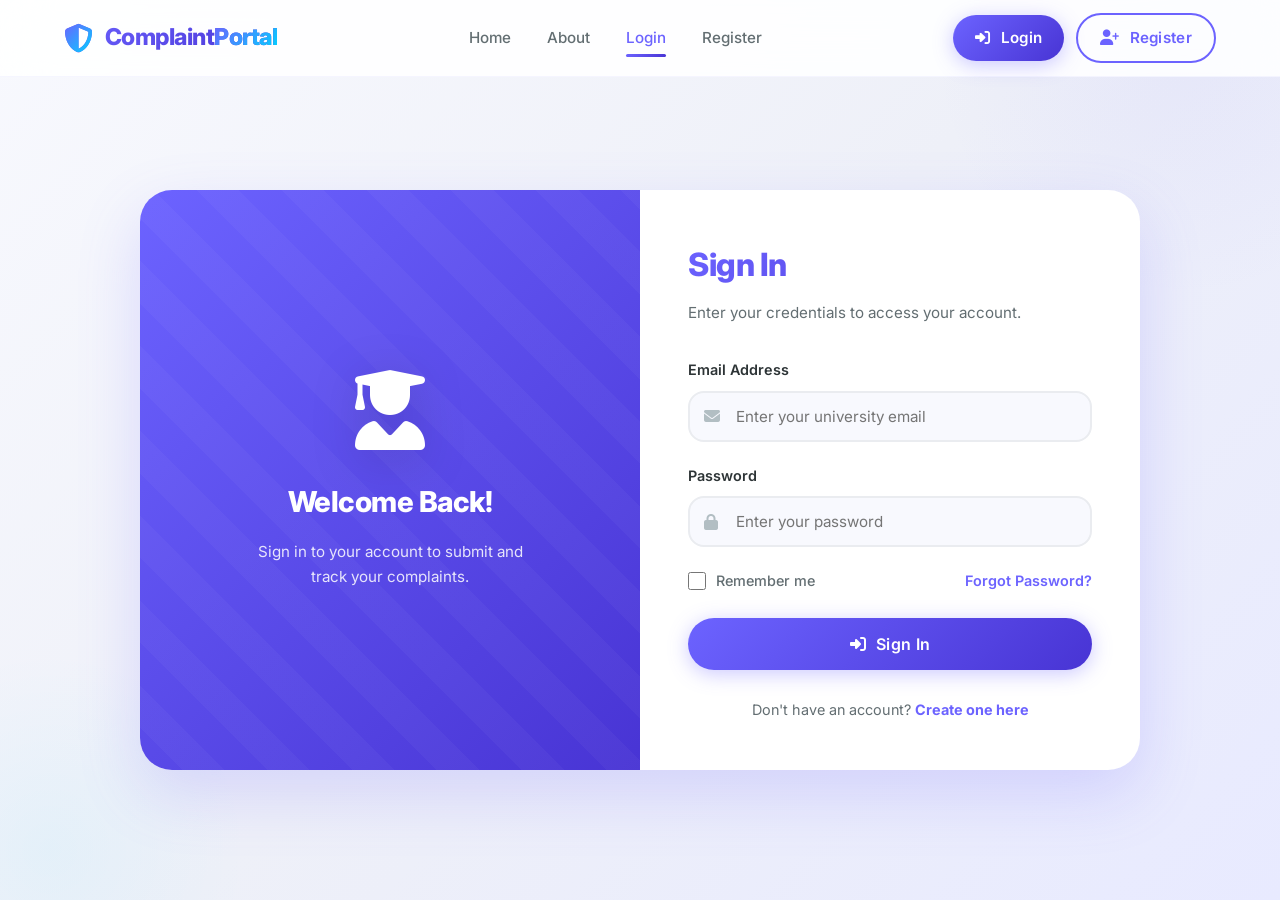
<file: pages/student-dashboard.html>
<!DOCTYPE html>
<html lang="en">
<head>
    <meta charset="UTF-8">
    <meta name="viewport" content="width=device-width, initial-scale=1.0">
    <title>Student Dashboard - University Complaint Portal</title>
    <link rel="stylesheet" href="https://cdnjs.cloudflare.com/ajax/libs/font-awesome/6.5.1/css/all.min.css">
    <link href="https://fonts.googleapis.com/css2?family=Inter:wght@300;400;500;600;700;800;900&display=swap" rel="stylesheet">
    <link rel="stylesheet" href="../assets/css/style.css">
    <link rel="stylesheet" href="../assets/css/dashboard.css">
</head>
<body class="dashboard-body">
    <!-- ===== SIDEBAR ===== -->
    <aside class="sidebar">
        <div class="sidebar-header">
            <i class="fas fa-shield-alt"></i>
            <div>
                <h3>ComplaintPortal</h3>
                <span>Student Panel</span>
            </div>
        </div>
        <div class="sidebar-user">
            <div class="sidebar-avatar">FK</div>
            <div class="sidebar-user-info">
                <h4>Faheem Akbar</h4>
                <span>Student - CS2024</span>
            </div>
        </div>
        <nav class="sidebar-nav">
            <div class="nav-section">Main</div>
            <a href="student-dashboard.html" class="active">
                <i class="fas fa-th-large"></i>
                <span>Dashboard</span>
            </a>
            <a href="submit-complaint.html">
                <i class="fas fa-plus-circle"></i>
                <span>New Complaint</span>
            </a>
            <a href="student-dashboard.html">
                <i class="fas fa-list"></i>
                <span>My Complaints</span>
                <span class="badge-sidebar">8</span>
            </a>
            <div class="nav-section">Account</div>
            <a href="profile.html">
                <i class="fas fa-user-cog"></i>
                <span>Profile Settings</span>
            </a>
            <a href="#">
                <i class="fas fa-bell"></i>
                <span>Notifications</span>
            </a>
        </nav>
        <div class="sidebar-footer">
            <a href="#" class="logout-link">
                <i class="fas fa-sign-out-alt"></i>
                <span>Logout</span>
            </a>
        </div>
    </aside>

    <!-- ===== MAIN CONTENT ===== -->
    <main class="main-content">
        <!-- Top Header -->
        <div class="top-header">
            <h1>Student Dashboard</h1>
            <div class="top-header-right">
                <div class="search-bar">
                    <i class="fas fa-search"></i>
                    <input type="text" placeholder="Search complaints...">
                </div>
                <div class="notification-btn">
                    <i class="fas fa-bell"></i>
                    <span class="notification-dot"></span>
                </div>
            </div>
        </div>

        <!-- Stats Cards -->
        <div class="stats-cards">
            <div class="stat-card">
                <div class="stat-icon blue"><i class="fas fa-file-alt"></i></div>
                <div class="stat-info">
                    <h3 id="totalComplaints">0</h3>
                    <p>Total Complaints</p>
                </div>
            </div>
            <div class="stat-card">
                <div class="stat-icon orange"><i class="fas fa-clock"></i></div>
                <div class="stat-info">
                    <h3 id="pendingComplaints">0</h3>
                    <p>Pending</p>
                </div>
            </div>
            <div class="stat-card">
                <div class="stat-icon purple"><i class="fas fa-spinner"></i></div>
                <div class="stat-info">
                    <h3 id="inProgressComplaints">0</h3>
                    <p>In Progress</p>
                </div>
            </div>
            <div class="stat-card">
                <div class="stat-icon green"><i class="fas fa-check-circle"></i></div>
                <div class="stat-info">
                    <h3 id="resolvedComplaints">0</h3>
                    <p>Resolved</p>
                </div>
            </div>
        </div>

        <!-- Dashboard Grid -->
        <div class="dashboard-grid">
            <!-- Recent Complaints -->
            <div class="dashboard-card">
                <div class="dashboard-card-header">
                    <h3><i class="fas fa-list" style="margin-right:8px; color:var(--primary-light);"></i> Recent Complaints</h3>
                    <a href="submit-complaint.html">+ New Complaint</a>
                </div>
                <div class="dashboard-card-body">
                    <table class="data-table">
                        <thead>
                            <tr>
                                <th>ID</th>
                                <th>Title</th>
                                <th>Category</th>
                                <th>Status</th>
                                <th>Priority</th>
                                <th>Date</th>
                                <th>Action</th>
                            </tr>
                        </thead>
                        <tbody>
                            <!-- Populated by JS -->
                        </tbody>
                    </table>
                </div>
            </div>

            <!-- Recent Activity -->
            <div class="dashboard-card">
                <div class="dashboard-card-header">
                    <h3><i class="fas fa-bolt" style="margin-right:8px; color:var(--warning);"></i> Recent Activity</h3>
                </div>
                <div class="dashboard-card-body">
                    <div class="activity-list">
                        <!-- Populated by JS -->
                    </div>
                </div>
            </div>
        </div>

        <!-- Floating Action Button -->
        <a href="submit-complaint.html" style="position:fixed; bottom:30px; right:30px; width:60px; height:60px; background:linear-gradient(135deg, var(--primary), var(--primary-light)); color:#fff; border-radius:50%; display:flex; align-items:center; justify-content:center; font-size:1.5rem; box-shadow:0 4px 20px rgba(26,35,126,0.4); transition:all 0.3s ease; z-index:50;" onmouseover="this.style.transform='scale(1.1)'" onmouseout="this.style.transform='scale(1)'">
            <i class="fas fa-plus"></i>
        </a>
    </main>

    <script src="../assets/js/api.js"></script>
    <script src="../assets/js/main.js"></script>
    <script src="../assets/js/dashboard.js"></script>
    <script>
        // RBAC: Redirect non-student users away from student dashboard
        document.addEventListener('DOMContentLoaded', function() {
            const user = getCurrentUser();
            if (!user) {
                window.location.href = 'login.html';
            } else if (user.user_type !== 'student') {
                showAlert('Access denied. Student privileges required.', 'error');
                setTimeout(() => {
                    window.location.href = 'admin-dashboard.html';
                }, 2000);
            }
        });
    </script>
</body>
</html>
</file>
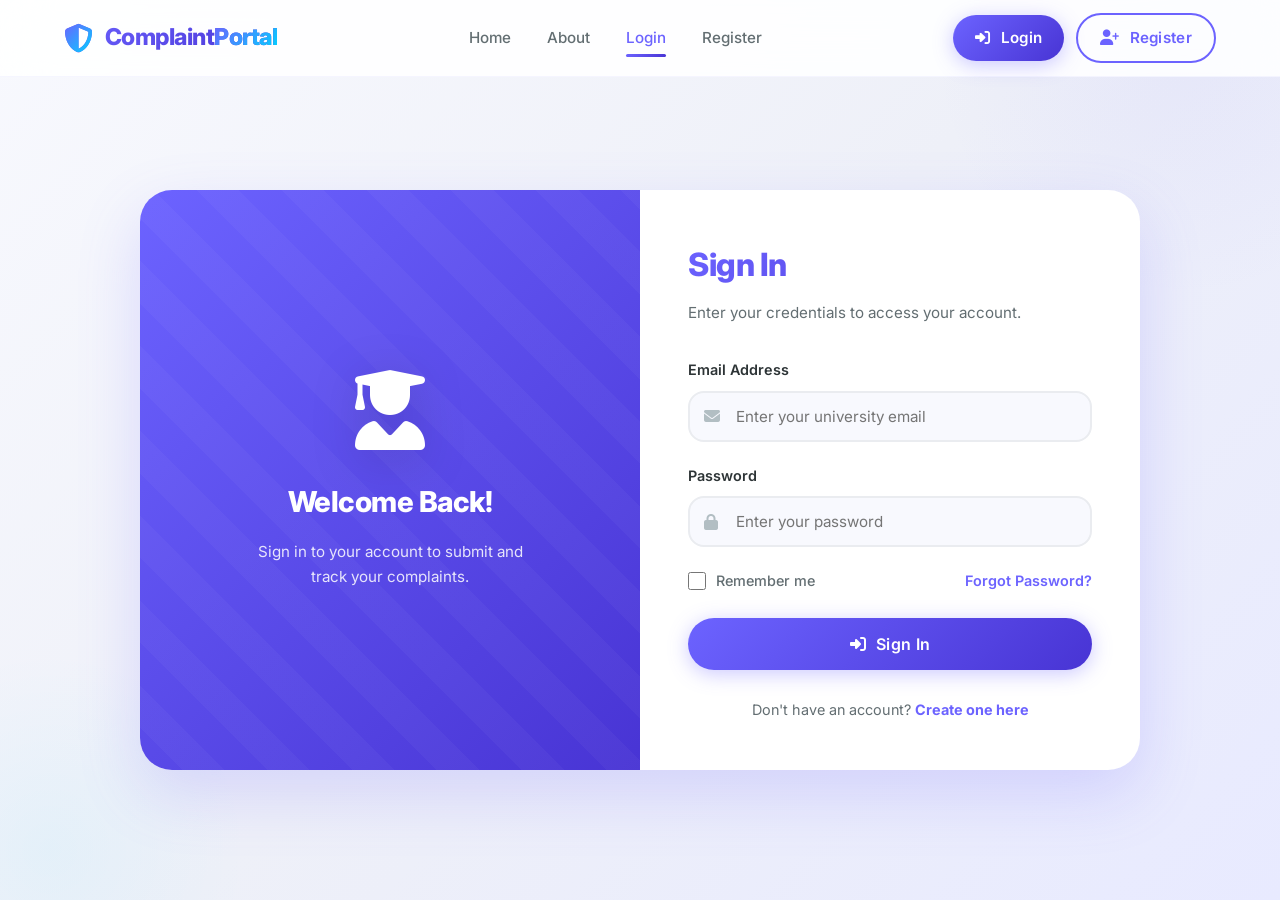
<file: pages/submit-complaint.html>
<!DOCTYPE html>
<html lang="en">
<head>
    <meta charset="UTF-8">
    <meta name="viewport" content="width=device-width, initial-scale=1.0">
    <title>Submit Complaint - University Complaint Portal</title>
    <link rel="stylesheet" href="https://cdnjs.cloudflare.com/ajax/libs/font-awesome/6.5.1/css/all.min.css">
    <link href="https://fonts.googleapis.com/css2?family=Inter:wght@300;400;500;600;700;800;900&display=swap" rel="stylesheet">
    <link rel="stylesheet" href="../assets/css/style.css">
    <link rel="stylesheet" href="../assets/css/dashboard.css">
</head>
<body class="dashboard-body">
    <!-- ===== SIDEBAR ===== -->
    <aside class="sidebar">
        <div class="sidebar-header">
            <i class="fas fa-shield-alt"></i>
            <div><h3>ComplaintPortal</h3><span>Student Panel</span></div>
        </div>
        <div class="sidebar-user">
            <div class="sidebar-avatar">FK</div>
            <div class="sidebar-user-info">
                <h4>Faheem Akbar</h4>
                <span>Student - CS2024</span>
            </div>
        </div>
        <nav class="sidebar-nav">
            <div class="nav-section">Main</div>
            <a href="student-dashboard.html"><i class="fas fa-th-large"></i><span>Dashboard</span></a>
            <a href="submit-complaint.html" class="active"><i class="fas fa-plus-circle"></i><span>New Complaint</span></a>
            <a href="student-dashboard.html"><i class="fas fa-list"></i><span>My Complaints</span><span class="badge-sidebar">8</span></a>
            <div class="nav-section">Account</div>
            <a href="profile.html"><i class="fas fa-user-cog"></i><span>Profile Settings</span></a>
            <a href="#"><i class="fas fa-bell"></i><span>Notifications</span></a>
        </nav>
        <div class="sidebar-footer">
            <a href="#" class="logout-link"><i class="fas fa-sign-out-alt"></i><span>Logout</span></a>
        </div>
    </aside>

    <!-- ===== MAIN CONTENT ===== -->
    <main class="main-content">
        <div class="top-header">
            <h1>Submit a Complaint</h1>
            <div class="top-header-right">
                <div class="notification-btn">
                    <i class="fas fa-bell"></i>
                    <span class="notification-dot"></span>
                </div>
            </div>
        </div>

        <!-- Form Wizard -->
        <div class="dashboard-card" style="max-width: 900px; margin: 0 auto;">
            <div class="dashboard-card-header">
                <h3><i class="fas fa-file-alt" style="margin-right:8px; color:var(--primary-light);"></i> New Complaint Form</h3>
            </div>
            <div class="dashboard-card-body">
                <div class="form-wizard">
                <!-- Steps -->
            <div class="wizard-steps">
                <div class="wizard-step active">
                    <span class="step-circle">1</span>
                    <span>Category & Title</span>
                </div>
                <div class="wizard-step">
                    <span class="step-circle">2</span>
                    <span>Description</span>
                </div>
                <div class="wizard-step">
                    <span class="step-circle">3</span>
                    <span>Attachments</span>
                </div>
            </div>

            <!-- Step Content -->
            <div class="wizard-content">
                <!-- Step 1 -->
                <div class="wizard-step-content active">
                <div class="form-group">
                    <label>Complaint Category</label>
                    <div class="input-wrapper">
                        <i class="fas fa-tag"></i>
                        <select id="complaintCategory" required style="width: 100%;">
                                <option value="">Select a category</option>
                                <option value="academic">Academic</option>
                                <option value="hostel">Hostel</option>
                                <option value="administrative">Administrative</option>
                                <option value="financial">Financial</option>
                                <option value="examination">Examination</option>
                                <option value="transportation">Transportation</option>
                                <option value="other">Other</option>
                            </select>
                        </div>
                    </div>
                <div class="form-group">
                    <label>Complaint Title</label>
                    <div class="input-wrapper">
                        <i class="fas fa-heading"></i>
                        <input type="text" id="complaintTitle" placeholder="e.g., Library timing issue" required style="width: 100%;">
                    </div>
                </div>
                <div class="form-group">
                    <label>Priority Level</label>
                    <div class="input-wrapper">
                        <i class="fas fa-exclamation-triangle"></i>
                        <select id="complaintPriority" style="width: 100%;">
                                <option value="low">Low</option>
                                <option value="medium" selected>Medium</option>
                                <option value="high">High</option>
                                <option value="urgent">Urgent</option>
                            </select>
                        </div>
                    </div>
                <div class="form-group">
                    <label>Location (Optional)</label>
                    <div class="input-wrapper">
                        <i class="fas fa-location-dot"></i>
                        <input type="text" id="complaintLocation" placeholder="e.g., Block A, Room 201" style="width: 100%;">
                    </div>
                </div>
                    <div class="wizard-buttons">
                        <div></div>
                        <button type="button" class="btn btn-primary btn-next"><i class="fas fa-arrow-right"></i> Next Step</button>
                    </div>
                </div>

                <!-- Step 2 -->
                <div class="wizard-step-content">
                    <div class="form-group">
                        <label>Detailed Description</label>
                        <div class="input-wrapper" style="align-items: flex-start;">
                            <i class="fas fa-align-left" style="top:16px;"></i>
                            <textarea id="complaintDescription" placeholder="Describe your complaint in detail. Include relevant dates, names, and any other information that might help us resolve your issue faster." style="min-height:180px; padding-left:42px; width: 100%;" required></textarea>
                        </div>
                    </div>
                    <div class="wizard-buttons">
                        <button type="button" class="btn btn-secondary btn-prev"><i class="fas fa-arrow-left"></i> Previous</button>
                        <button type="button" class="btn btn-primary btn-next"><i class="fas fa-arrow-right"></i> Next Step</button>
                    </div>
                </div>

                <!-- Step 3 -->
                <div class="wizard-step-content">
                    <div class="form-group">
                        <label>Supporting Documents (Optional)</label>
                        <div class="file-upload-area">
                            <i class="fas fa-cloud-upload-alt"></i>
                            <h4>Drag & drop files here</h4>
                            <p>or click to browse. Supported: PDF, JPG, PNG, DOC (Max: 5MB)</p>
                        </div>
                        <input type="file" id="fileInput" multiple accept=".pdf,.jpg,.jpeg,.png,.doc,.docx" style="display:none;">
                        <div class="file-list"></div>
                    </div>
                    <div class="wizard-buttons">
                        <button type="button" class="btn btn-secondary btn-prev"><i class="fas fa-arrow-left"></i> Previous</button>
                        <button type="button" id="submitComplaint" class="btn btn-success"><i class="fas fa-paper-plane"></i> Submit Complaint</button>
                    </div>
                </div>
            </div>
                </div>
        </div>
    </main>

    <script src="../assets/js/api.js"></script>
    <script src="../assets/js/main.js"></script>
    <script src="../assets/js/complaint.js"></script>
    <script>
        // RBAC: Redirect non-student users away from submit complaint page
        document.addEventListener('DOMContentLoaded', function() {
            const user = getCurrentUser();
            if (!user) {
                window.location.href = 'login.html';
            } else if (user.user_type !== 'student') {
                showAlert('Access denied. Only students can submit complaints.', 'error');
                setTimeout(() => {
                    window.location.href = 'admin-dashboard.html';
                }, 2000);
            }
        });
    </script>
</body>
</html>
</file>
<file: assets/css/style.css>
/* ===== CSS VARIABLES - Modern Premium Palette ===== */
:root {
  --primary: #6C63FF;
  --primary-light: #8B83FF;
  --primary-dark: #4834D4;
  --secondary: #00D2FF;
  --secondary-dark: #3A7BD5;
  --accent: #FF6B6B;
  --accent-orange: #FFA94D;
  --success: #00C9A7;
  --warning: #FFC107;
  --danger: #FF4757;
  --info: #54A0FF;
  --bg-primary: #F8F9FE;
  --bg-secondary: #EEF0F8;
  --bg-white: #FFFFFF;
  --text-primary: #2D3436;
  --text-secondary: #636E72;
  --text-muted: #B2BEC3;
  --text-light: #FFFFFF;
  --shadow-xs: 0 2px 8px rgba(108, 99, 255, 0.06);
  --shadow-sm: 0 4px 16px rgba(108, 99, 255, 0.08);
  --shadow-md: 0 8px 32px rgba(108, 99, 255, 0.12);
  --shadow-lg: 0 16px 48px rgba(108, 99, 255, 0.16);
  --shadow-xl: 0 24px 64px rgba(108, 99, 255, 0.2);
  --radius-sm: 8px;
  --radius-md: 16px;
  --radius-lg: 24px;
  --radius-xl: 32px;
  --transition: all 0.35s cubic-bezier(0.4, 0, 0.2, 1);
  --transition-slow: all 0.6s cubic-bezier(0.4, 0, 0.2, 1);
  --font-family: 'Inter', -apple-system, BlinkMacSystemFont, 'Segoe UI', sans-serif;
  --gradient-primary: linear-gradient(135deg, #6C63FF 0%, #4834D4 100%);
  --gradient-secondary: linear-gradient(135deg, #00D2FF 0%, #3A7BD5 100%);
  --gradient-accent: linear-gradient(135deg, #FF6B6B 0%, #FFA94D 100%);
  --gradient-success: linear-gradient(135deg, #00C9A7 0%, #54A0FF 100%);
  --gradient-warm: linear-gradient(135deg, #FFA94D 0%, #FF6B6B 100%);
  --gradient-cool: linear-gradient(135deg, #6C63FF 0%, #00D2FF 100%);
  --glass-bg: rgba(255, 255, 255, 0.85);
  --glass-border: rgba(255, 255, 255, 0.2);
  --glass-shadow: 0 8px 32px rgba(0, 0, 0, 0.06);
}

/* ===== RESET & BASE ===== */
*, *::before, *::after {
  margin: 0;
  padding: 0;
  box-sizing: border-box;
}

html {
  scroll-behavior: smooth;
  font-size: 16px;
  scrollbar-width: thin;
  scrollbar-color: var(--primary) transparent;
}

::-webkit-scrollbar {
  width: 6px;
}

::-webkit-scrollbar-track {
  background: transparent;
}

::-webkit-scrollbar-thumb {
  background: var(--primary-light);
  border-radius: 10px;
}

body {
  font-family: var(--font-family);
  color: var(--text-primary);
  background: var(--bg-primary);
  line-height: 1.7;
  overflow-x: hidden;
  -webkit-font-smoothing: antialiased;
  -moz-osx-font-smoothing: grayscale;
}

a {
  text-decoration: none;
  color: inherit;
  transition: var(--transition);
}

ul { list-style: none; }

img { max-width: 100%; display: block; }

button {
  cursor: pointer;
  border: none;
  outline: none;
  font-family: inherit;
  font-size: inherit;
  transition: var(--transition);
}

input, textarea, select {
  font-family: inherit;
  font-size: inherit;
  outline: none;
  border: none;
}

/* ===== UTILITY CLASSES ===== */
.container {
  max-width: 1200px;
  margin: 0 auto;
  padding: 0 24px;
}

.section-padding {
  padding: 100px 0;
}

.text-center { text-align: center; }

.glass-card {
  background: var(--glass-bg);
  backdrop-filter: blur(20px);
  -webkit-backdrop-filter: blur(20px);
  border: 1px solid var(--glass-border);
  border-radius: var(--radius-lg);
  box-shadow: var(--glass-shadow);
}

.gradient-border {
  position: relative;
}

.gradient-border::before {
  content: '';
  position: absolute;
  inset: -2px;
  border-radius: inherit;
  background: var(--gradient-cool);
  z-index: -1;
}

.section-title {
  font-size: 2.5rem;
  font-weight: 800;
  background: var(--gradient-primary);
  -webkit-background-clip: text;
  -webkit-text-fill-color: transparent;
  background-clip: text;
  margin-bottom: 16px;
  letter-spacing: -0.5px;
  line-height: 1.2;
}

.section-subtitle {
  font-size: 1.15rem;
  color: var(--text-secondary);
  max-width: 600px;
  margin: 0 auto 56px;
  line-height: 1.8;
}

.gradient-text {
  background: var(--gradient-cool);
  -webkit-background-clip: text;
  -webkit-text-fill-color: transparent;
  background-clip: text;
}

.gradient-text-warm {
  background: var(--gradient-accent);
  -webkit-background-clip: text;
  -webkit-text-fill-color: transparent;
  background-clip: text;
}

/* Floating shapes decoration */
.floating-shapes {
  position: absolute;
  inset: 0;
  overflow: hidden;
  pointer-events: none;
  z-index: 0;
}

.floating-shapes .shape {
  position: absolute;
  border-radius: 50%;
  opacity: 0.4;
}

.floating-shapes .shape:nth-child(1) {
  width: 300px;
  height: 300px;
  background: radial-gradient(circle, rgba(108, 99, 255, 0.12), transparent 70%);
  top: -100px;
  right: -80px;
  animation: float 8s ease-in-out infinite;
}

.floating-shapes .shape:nth-child(2) {
  width: 200px;
  height: 200px;
  background: radial-gradient(circle, rgba(0, 210, 255, 0.1), transparent 70%);
  bottom: -60px;
  left: -60px;
  animation: float 10s ease-in-out infinite reverse;
}

.floating-shapes .shape:nth-child(3) {
  width: 150px;
  height: 150px;
  background: radial-gradient(circle, rgba(255, 107, 107, 0.08), transparent 70%);
  top: 50%;
  left: 10%;
  animation: float 12s ease-in-out infinite 2s;
}

@keyframes float {
  0%, 100% { transform: translateY(0) rotate(0deg); }
  50% { transform: translateY(-30px) rotate(5deg); }
}

/* ===== BUTTONS ===== */
.btn {
  display: inline-flex;
  align-items: center;
  justify-content: center;
  gap: 10px;
  padding: 14px 32px;
  border-radius: 50px;
  font-weight: 600;
  font-size: 0.95rem;
  transition: var(--transition);
  position: relative;
  overflow: hidden;
  letter-spacing: 0.3px;
}

.btn::before {
  content: '';
  position: absolute;
  inset: 0;
  background: rgba(255, 255, 255, 0.15);
  transform: translateX(-100%) skewX(-15deg);
  transition: transform 0.5s ease;
}

.btn:hover::before {
  transform: translateX(100%) skewX(-15deg);
}

.btn-primary {
  background: var(--gradient-primary);
  color: var(--text-light);
  box-shadow: 0 4px 20px rgba(108, 99, 255, 0.35);
}

.btn-primary:hover {
  transform: translateY(-3px);
  box-shadow: 0 8px 32px rgba(108, 99, 255, 0.45);
}

.btn-secondary {
  background: transparent;
  color: var(--primary);
  border: 2px solid var(--primary);
}

.btn-secondary:hover {
  background: var(--gradient-primary);
  color: var(--text-light);
  border-color: transparent;
  transform: translateY(-3px);
  box-shadow: 0 8px 32px rgba(108, 99, 255, 0.3);
}

.btn-success {
  background: var(--gradient-success);
  color: var(--text-light);
  box-shadow: 0 4px 20px rgba(0, 201, 167, 0.35);
}

.btn-danger {
  background: var(--gradient-accent);
  color: var(--text-light);
  box-shadow: 0 4px 20px rgba(255, 107, 107, 0.35);
}

.btn-sm {
  padding: 10px 20px;
  font-size: 0.85rem;
}

.btn-lg {
  padding: 18px 40px;
  font-size: 1.1rem;
}

.btn-outline-light {
  background: transparent;
  color: #fff;
  border: 2px solid rgba(255, 255, 255, 0.3);
}

.btn-outline-light:hover {
  background: rgba(255, 255, 255, 0.15);
  border-color: rgba(255, 255, 255, 0.6);
  transform: translateY(-3px);
}

/* ===== STATUS BADGES ===== */
.badge {
  display: inline-block;
  padding: 6px 16px;
  border-radius: 50px;
  font-size: 0.78rem;
  font-weight: 600;
  letter-spacing: 0.3px;
  text-transform: uppercase;
}

.badge-pending {
  background: rgba(255, 193, 7, 0.15);
  color: #D4A017;
  border: 1px solid rgba(255, 193, 7, 0.2);
}

.badge-in-progress {
  background: rgba(84, 160, 255, 0.15);
  color: #3A7BD5;
  border: 1px solid rgba(84, 160, 255, 0.2);
}

.badge-resolved {
  background: rgba(0, 201, 167, 0.15);
  color: #00A98E;
  border: 1px solid rgba(0, 201, 167, 0.2);
}

.badge-rejected {
  background: rgba(255, 71, 87, 0.15);
  color: #D63031;
  border: 1px solid rgba(255, 71, 87, 0.2);
}

/* ===== CARDS ===== */
.card {
  background: var(--bg-white);
  border-radius: var(--radius-lg);
  box-shadow: var(--shadow-xs);
  padding: 28px;
  transition: var(--transition);
  border: 1px solid rgba(108, 99, 255, 0.04);
}

.card:hover {
  box-shadow: var(--shadow-md);
  transform: translateY(-6px);
  border-color: rgba(108, 99, 255, 0.1);
}

.card-gradient {
  background: var(--gradient-primary);
  color: #fff;
}

.card-gradient .card-title {
  color: #fff;
}

.card-gradient .card-text {
  color: rgba(255, 255, 255, 0.85);
}

/* ===== NAVBAR ===== */
.navbar {
  position: fixed;
  top: 0;
  left: 0;
  right: 0;
  z-index: 1000;
  background: rgba(255, 255, 255, 0.88);
  backdrop-filter: blur(24px) saturate(1.5);
  -webkit-backdrop-filter: blur(24px) saturate(1.5);
  border-bottom: 1px solid rgba(108, 99, 255, 0.06);
  transition: var(--transition);
}

.navbar.scrolled {
  background: rgba(255, 255, 255, 0.95);
  box-shadow: 0 4px 30px rgba(108, 99, 255, 0.08);
}

.navbar .container {
  display: flex;
  align-items: center;
  justify-content: space-between;
  height: 76px;
}

.nav-logo {
  display: flex;
  align-items: center;
  gap: 12px;
  font-size: 1.45rem;
  font-weight: 800;
  background: var(--gradient-primary);
  -webkit-background-clip: text;
  -webkit-text-fill-color: transparent;
  background-clip: text;
  letter-spacing: -0.5px;
}

.nav-logo i {
  font-size: 1.8rem;
  background: var(--gradient-cool);
  -webkit-background-clip: text;
  -webkit-text-fill-color: transparent;
  background-clip: text;
}

.nav-links {
  display: flex;
  align-items: center;
  gap: 36px;
}

.nav-links a {
  color: var(--text-secondary);
  font-weight: 500;
  font-size: 0.95rem;
  position: relative;
  transition: var(--transition);
}

.nav-links a::after {
  content: '';
  position: absolute;
  bottom: -6px;
  left: 50%;
  transform: translateX(-50%) scaleX(0);
  width: 100%;
  height: 3px;
  background: var(--gradient-primary);
  border-radius: 4px;
  transition: transform 0.3s ease;
}

.nav-links a:hover::after,
.nav-links a.active::after {
  transform: translateX(-50%) scaleX(1);
}

.nav-links a:hover,
.nav-links a.active {
  color: var(--primary);
}

.nav-buttons {
  display: flex;
  align-items: center;
  gap: 12px;
}

.nav-buttons .btn {
  padding: 10px 22px;
}

.hamburger {
  display: none;
  flex-direction: column;
  gap: 5px;
  cursor: pointer;
  padding: 8px;
  border-radius: var(--radius-sm);
  background: rgba(108, 99, 255, 0.05);
}

.hamburger span {
  width: 24px;
  height: 2.5px;
  background: var(--primary);
  border-radius: 4px;
  transition: var(--transition);
}

.hamburger.active span:nth-child(1) {
  transform: rotate(45deg) translate(5px, 5px);
}

.hamburger.active span:nth-child(2) {
  opacity: 0;
}

.hamburger.active span:nth-child(3) {
  transform: rotate(-45deg) translate(5px, -5px);
}

/* ===== HERO SECTION ===== */
.hero {
  min-height: 100vh;
  display: flex;
  align-items: center;
  background: linear-gradient(135deg, #F8F9FE 0%, #EEF0F8 50%, #E8EAFF 100%);
  position: relative;
  overflow: hidden;
  padding-top: 76px;
}

.hero .container {
  position: relative;
  z-index: 1;
}

.hero-content {
  display: grid;
  grid-template-columns: 1fr 1fr;
  gap: 60px;
  align-items: center;
}

.hero-text h1 {
  font-size: 3.5rem;
  font-weight: 900;
  line-height: 1.15;
  margin-bottom: 24px;
  letter-spacing: -1px;
  color: var(--text-primary);
}

.hero-text p {
  font-size: 1.2rem;
  color: var(--text-secondary);
  line-height: 1.8;
  margin-bottom: 36px;
  max-width: 520px;
}

.hero-buttons {
  display: flex;
  gap: 16px;
  flex-wrap: wrap;
}

.hero-image {
  display: flex;
  justify-content: center;
  align-items: center;
}

.hero-illustration {
  width: 100%;
  max-width: 500px;
  height: 420px;
  background: var(--gradient-cool);
  border-radius: var(--radius-xl);
  display: flex;
  align-items: center;
  justify-content: center;
  color: #fff;
  font-size: 7rem;
  position: relative;
  box-shadow: 0 24px 64px rgba(108, 99, 255, 0.25);
  overflow: hidden;
}

.hero-illustration::before {
  content: '';
  position: absolute;
  width: 200%;
  height: 200%;
  background: repeating-linear-gradient(
    45deg,
    transparent,
    transparent 24px,
    rgba(255,255,255,0.06) 24px,
    rgba(255,255,255,0.06) 48px
  );
  animation: moveBg 25s linear infinite;
}

.hero-illustration::after {
  content: '';
  position: absolute;
  inset: 0;
  background: radial-gradient(circle at 30% 50%, rgba(255,255,255,0.2), transparent 60%);
}

.hero-illustration i {
  position: relative;
  z-index: 1;
  filter: drop-shadow(0 8px 24px rgba(0,0,0,0.15));
  animation: pulse 3s ease-in-out infinite;
}

@keyframes moveBg {
  0% { transform: translate(0, 0); }
  100% { transform: translate(-50%, -50%); }
}

@keyframes pulse {
  0%, 100% { transform: scale(1); }
  50% { transform: scale(1.06); }
}

/* Hero decorative elements */
.hero-decoration {
  position: absolute;
  width: 500px;
  height: 500px;
  border-radius: 50%;
  background: radial-gradient(circle, rgba(108, 99, 255, 0.06), transparent 70%);
  top: -200px;
  right: -100px;
  pointer-events: none;
}

.hero-decoration-2 {
  position: absolute;
  width: 400px;
  height: 400px;
  border-radius: 50%;
  background: radial-gradient(circle, rgba(0, 210, 255, 0.05), transparent 70%);
  bottom: -150px;
  left: -150px;
  pointer-events: none;
}

/* ===== FEATURES SECTION ===== */
.features {
  background: var(--bg-white);
  position: relative;
}

.features-grid {
  display: grid;
  grid-template-columns: repeat(4, 1fr);
  gap: 28px;
}

.feature-card {
  background: var(--bg-primary);
  border-radius: var(--radius-lg);
  padding: 40px 28px;
  text-align: center;
  transition: var(--transition);
  border: 1px solid rgba(108, 99, 255, 0.04);
  position: relative;
  overflow: hidden;
}

.feature-card::before {
  content: '';
  position: absolute;
  top: 0;
  left: 0;
  right: 0;
  height: 4px;
  background: var(--gradient-primary);
  opacity: 0;
  transition: var(--transition);
}

.feature-card:hover::before {
  opacity: 1;
}

.feature-card:hover {
  background: var(--bg-white);
  border-color: rgba(108, 99, 255, 0.12);
  transform: translateY(-8px);
  box-shadow: var(--shadow-md);
}

.feature-icon {
  width: 72px;
  height: 72px;
  background: var(--gradient-primary);
  border-radius: 20px;
  display: flex;
  align-items: center;
  justify-content: center;
  margin: 0 auto 24px;
  font-size: 1.8rem;
  color: #fff;
  transition: var(--transition);
  box-shadow: 0 8px 24px rgba(108, 99, 255, 0.2);
}

.feature-card:hover .feature-icon {
  transform: scale(1.1) rotate(6deg);
  border-radius: 18px;
}

.feature-card h3 {
  font-size: 1.2rem;
  font-weight: 700;
  margin-bottom: 12px;
  color: var(--text-primary);
}

.feature-card p {
  font-size: 0.92rem;
  color: var(--text-secondary);
  line-height: 1.7;
}

/* ===== STATS SECTION ===== */
.stats {
  background: var(--gradient-primary);
  padding: 80px 0;
  position: relative;
  overflow: hidden;
}

.stats::before {
  content: '';
  position: absolute;
  inset: 0;
  background: repeating-linear-gradient(
    45deg,
    transparent,
    transparent 30px,
    rgba(255,255,255,0.02) 30px,
    rgba(255,255,255,0.02) 60px
  );
}

.stats-grid {
  display: grid;
  grid-template-columns: repeat(4, 1fr);
  gap: 30px;
  text-align: center;
  position: relative;
  z-index: 1;
}

.stat-item {
  padding: 20px;
  background: rgba(255, 255, 255, 0.08);
  border-radius: var(--radius-lg);
  backdrop-filter: blur(10px);
  border: 1px solid rgba(255, 255, 255, 0.1);
  transition: var(--transition);
}

.stat-item:hover {
  background: rgba(255, 255, 255, 0.14);
  transform: translateY(-4px);
}

.stat-item h3 {
  font-size: 2.8rem;
  font-weight: 900;
  color: #fff;
  margin-bottom: 4px;
  letter-spacing: -1px;
}

.stat-item p {
  color: rgba(255, 255, 255, 0.8);
  font-size: 1rem;
  font-weight: 500;
}

/* ===== HOW IT WORKS ===== */
.how-it-works {
  background: var(--bg-primary);
  position: relative;
}

.steps-grid {
  display: grid;
  grid-template-columns: repeat(3, 1fr);
  gap: 48px;
  position: relative;
}

.steps-grid::before {
  content: '';
  position: absolute;
  top: 48px;
  left: 12%;
  right: 12%;
  height: 3px;
  background: linear-gradient(to right, var(--primary), var(--secondary), var(--primary));
  z-index: 0;
  opacity: 0.3;
}

.step-card {
  text-align: center;
  position: relative;
  z-index: 1;
  background: var(--bg-white);
  border-radius: var(--radius-lg);
  padding: 40px 28px;
  box-shadow: var(--shadow-xs);
  transition: var(--transition);
  border: 1px solid rgba(108, 99, 255, 0.04);
}

.step-card:hover {
  box-shadow: var(--shadow-md);
  transform: translateY(-6px);
  border-color: rgba(108, 99, 255, 0.1);
}

.step-number {
  width: 64px;
  height: 64px;
  background: var(--gradient-cool);
  border-radius: 50%;
  display: flex;
  align-items: center;
  justify-content: center;
  margin: 0 auto 24px;
  font-size: 1.6rem;
  font-weight: 800;
  color: #fff;
  box-shadow: 0 8px 24px rgba(108, 99, 255, 0.25);
}

.step-card h3 {
  font-size: 1.25rem;
  font-weight: 700;
  margin-bottom: 12px;
  color: var(--text-primary);
}

.step-card p {
  color: var(--text-secondary);
  font-size: 0.95rem;
  line-height: 1.7;
}

/* ===== TESTIMONIALS ===== */
.testimonials {
  background: var(--bg-white);
}

.testimonial-grid {
  display: grid;
  grid-template-columns: repeat(3, 1fr);
  gap: 28px;
}

.testimonial-card {
  background: var(--bg-primary);
  border-radius: var(--radius-lg);
  padding: 32px;
  transition: var(--transition);
  border: 1px solid rgba(108, 99, 255, 0.04);
  position: relative;
}

.testimonial-card:hover {
  background: var(--bg-white);
  transform: translateY(-6px);
  box-shadow: var(--shadow-md);
  border-color: rgba(108, 99, 255, 0.1);
}

.testimonial-stars {
  color: var(--accent-orange);
  margin-bottom: 18px;
  font-size: 1rem;
  letter-spacing: 2px;
}

.testimonial-card p {
  color: var(--text-secondary);
  font-size: 0.95rem;
  line-height: 1.8;
  margin-bottom: 24px;
  font-style: italic;
}

.testimonial-author {
  display: flex;
  align-items: center;
  gap: 14px;
  padding-top: 20px;
  border-top: 1px solid rgba(108, 99, 255, 0.06);
}

.testimonial-avatar {
  width: 48px;
  height: 48px;
  border-radius: 50%;
  background: var(--gradient-cool);
  display: flex;
  align-items: center;
  justify-content: center;
  color: #fff;
  font-weight: 700;
  font-size: 1.1rem;
  flex-shrink: 0;
}

.testimonial-author h4 {
  font-size: 0.95rem;
  font-weight: 700;
  color: var(--text-primary);
  margin-bottom: 2px;
}

.testimonial-author span {
  font-size: 0.8rem;
  color: var(--text-secondary);
}

/* ===== CTA SECTION ===== */
.cta-section {
  background: var(--gradient-primary);
  padding: 100px 0;
  text-align: center;
  position: relative;
  overflow: hidden;
}

.cta-section::before {
  content: '';
  position: absolute;
  inset: 0;
  background: repeating-linear-gradient(
    45deg,
    transparent,
    transparent 40px,
    rgba(255,255,255,0.03) 40px,
    rgba(255,255,255,0.03) 80px
  );
}

.cta-section .container {
  position: relative;
  z-index: 1;
}

.cta-section h2 {
  font-size: 2.5rem;
  font-weight: 800;
  color: #fff;
  margin-bottom: 16px;
  letter-spacing: -0.5px;
}

.cta-section p {
  color: rgba(255, 255, 255, 0.85);
  font-size: 1.15rem;
  margin-bottom: 40px;
  max-width: 500px;
  margin-left: auto;
  margin-right: auto;
}

.cta-section .btn-primary {
  background: #fff;
  color: var(--primary);
  box-shadow: 0 8px 32px rgba(0, 0, 0, 0.15);
  font-weight: 700;
}

.cta-section .btn-primary:hover {
  transform: translateY(-4px);
  box-shadow: 0 12px 48px rgba(0, 0, 0, 0.25);
}

/* ===== FOOTER ===== */
.footer {
  background: linear-gradient(135deg, #1a1a2e 0%, #16213E 100%);
  color: rgba(255, 255, 255, 0.9);
  padding: 80px 0 0;
}

.footer-grid {
  display: grid;
  grid-template-columns: 2fr 1fr 1fr 1fr;
  gap: 48px;
  padding-bottom: 48px;
  border-bottom: 1px solid rgba(255, 255, 255, 0.08);
}

.footer-brand h3 {
  font-size: 1.4rem;
  font-weight: 800;
  margin-bottom: 18px;
  display: flex;
  align-items: center;
  gap: 10px;
  background: var(--gradient-cool);
  -webkit-background-clip: text;
  -webkit-text-fill-color: transparent;
  background-clip: text;
}

.footer-brand h3 i {
  -webkit-text-fill-color: initial;
  color: var(--secondary);
}

.footer-brand p {
  font-size: 0.92rem;
  line-height: 1.8;
  color: rgba(255, 255, 255, 0.6);
}

.footer h4 {
  font-size: 1rem;
  font-weight: 700;
  margin-bottom: 24px;
  color: #fff;
  letter-spacing: 0.5px;
  text-transform: uppercase;
  font-size: 0.85rem;
}

.footer-links li {
  margin-bottom: 14px;
}

.footer-links a {
  color: rgba(255, 255, 255, 0.6);
  font-size: 0.92rem;
  transition: var(--transition);
  display: flex;
  align-items: center;
  gap: 8px;
}

.footer-links a:hover {
  color: var(--secondary);
  transform: translateX(4px);
}

.social-links {
  display: flex;
  gap: 12px;
  margin-top: 20px;
}

.social-links a {
  width: 42px;
  height: 42px;
  border-radius: 50%;
  background: rgba(255, 255, 255, 0.06);
  display: flex;
  align-items: center;
  justify-content: center;
  color: rgba(255, 255, 255, 0.7);
  transition: var(--transition);
  font-size: 1rem;
}

.social-links a:hover {
  background: var(--gradient-primary);
  color: #fff;
  transform: translateY(-4px) scale(1.05);
}

.footer-bottom {
  padding: 24px 0;
  text-align: center;
  font-size: 0.85rem;
  color: rgba(255, 255, 255, 0.4);
}

.footer-bottom a {
  color: var(--secondary);
  font-weight: 500;
}

/* ===== ANIMATIONS ===== */
.fade-in {
  opacity: 0;
  transform: translateY(40px);
  transition: all 0.8s cubic-bezier(0.4, 0, 0.2, 1);
}

.fade-in.visible {
  opacity: 1;
  transform: translateY(0);
}

.slide-in-left {
  opacity: 0;
  transform: translateX(-60px);
  transition: all 0.8s cubic-bezier(0.4, 0, 0.2, 1);
}

.slide-in-left.visible {
  opacity: 1;
  transform: translateX(0);
}

.slide-in-right {
  opacity: 0;
  transform: translateX(60px);
  transition: all 0.8s cubic-bezier(0.4, 0, 0.2, 1);
}

.slide-in-right.visible {
  opacity: 1;
  transform: translateX(0);
}

.scale-in {
  opacity: 0;
  transform: scale(0.9);
  transition: all 0.6s cubic-bezier(0.4, 0, 0.2, 1);
}

.scale-in.visible {
  opacity: 1;
  transform: scale(1);
}

/* Animation delays */
.delay-1 { transition-delay: 0.1s; }
.delay-2 { transition-delay: 0.2s; }
.delay-3 { transition-delay: 0.3s; }
.delay-4 { transition-delay: 0.4s; }

/* ===== RESPONSIVE ===== */
@media (max-width: 1024px) {
  .features-grid { grid-template-columns: repeat(2, 1fr); }
  .testimonial-grid { grid-template-columns: repeat(2, 1fr); }
  .footer-grid { grid-template-columns: repeat(2, 1fr); }
  .hero-text h1 { font-size: 2.8rem; }
  .section-title { font-size: 2.2rem; }
}

@media (max-width: 768px) {
  .hamburger { display: flex; }

  .nav-links {
    display: none;
    position: absolute;
    top: 76px;
    left: 16px;
    right: 16px;
    background: rgba(255, 255, 255, 0.98);
    backdrop-filter: blur(20px);
    border-radius: var(--radius-lg);
    flex-direction: column;
    padding: 24px;
    box-shadow: var(--shadow-xl);
    gap: 8px;
    border: 1px solid rgba(108, 99, 255, 0.06);
  }

  .nav-links.active {
    display: flex;
  }

  .nav-links a {
    padding: 12px 16px;
    border-radius: var(--radius-sm);
    width: 100%;
  }

  .nav-links a:hover {
    background: rgba(108, 99, 255, 0.06);
  }

  .nav-links a::after {
    display: none;
  }

  .nav-buttons .btn {
    padding: 8px 16px;
    font-size: 0.85rem;
  }

  .hero-content {
    grid-template-columns: 1fr;
    text-align: center;
    gap: 40px;
  }

  .hero-text h1 { font-size: 2.4rem; }
  .hero-text p { margin: 0 auto 30px; }
  .hero-buttons { justify-content: center; }
  .hero-illustration { height: 280px; font-size: 5rem; }

  .features-grid { grid-template-columns: 1fr; }
  .testimonial-grid { grid-template-columns: 1fr; }
  .stats-grid { grid-template-columns: repeat(2, 1fr); }
  .steps-grid { grid-template-columns: 1fr; }
  .steps-grid::before { display: none; }
  .footer-grid { grid-template-columns: 1fr; }
  .section-title { font-size: 2rem; }
  .section-padding { padding: 60px 0; }
  .stat-item h3 { font-size: 2rem; }
  
  .cta-section { padding: 60px 0; }
  .cta-section h2 { font-size: 1.8rem; }
}

@media (max-width: 480px) {
  .hero-text h1 { font-size: 1.8rem; }
  .stats-grid { grid-template-columns: 1fr 1fr; }
  .hero-illustration { height: 220px; font-size: 4rem; }
  .section-title { font-size: 1.6rem; }
  .btn-lg { padding: 14px 28px; font-size: 1rem; }
}
</file>
<file: assets/css/dashboard.css>
/* ===== DASHBOARD LAYOUT ===== */
.dashboard-body {
  display: flex;
  min-height: 100vh;
  background: var(--bg-light);
}

/* ===== SIDEBAR ===== */
.sidebar {
  width: 260px;
  background: linear-gradient(180deg, var(--primary), var(--primary-dark));
  color: #fff;
  display: flex;
  flex-direction: column;
  position: fixed;
  top: 0;
  left: 0;
  bottom: 0;
  z-index: 100;
  transition: var(--transition);
}

.sidebar-header {
  padding: 20px;
  display: flex;
  align-items: center;
  gap: 12px;
  border-bottom: 1px solid rgba(255, 255, 255, 0.1);
}

.sidebar-header i {
  font-size: 1.8rem;
}

.sidebar-header h3 {
  font-size: 1.1rem;
  font-weight: 700;
}

.sidebar-header span {
  font-size: 0.75rem;
  opacity: 0.7;
  display: block;
}

.sidebar-user {
  padding: 16px 20px;
  display: flex;
  align-items: center;
  gap: 12px;
  border-bottom: 1px solid rgba(255, 255, 255, 0.1);
}

.sidebar-avatar {
  width: 42px;
  height: 42px;
  border-radius: 50%;
  background: rgba(255, 255, 255, 0.2);
  display: flex;
  align-items: center;
  justify-content: center;
  font-weight: 700;
  font-size: 1.1rem;
}

.sidebar-user-info h4 {
  font-size: 0.9rem;
}

.sidebar-user-info span {
  font-size: 0.75rem;
  opacity: 0.7;
}

.sidebar-nav {
  flex: 1;
  padding: 12px 0;
  overflow-y: auto;
}

.sidebar-nav .nav-section {
  padding: 8px 20px 4px;
  font-size: 0.7rem;
  text-transform: uppercase;
  letter-spacing: 1.5px;
  opacity: 0.5;
}

.sidebar-nav a {
  display: flex;
  align-items: center;
  gap: 14px;
  padding: 12px 20px;
  color: rgba(255, 255, 255, 0.75);
  font-size: 0.9rem;
  font-weight: 500;
  transition: var(--transition);
  position: relative;
}

.sidebar-nav a i {
  width: 20px;
  text-align: center;
  font-size: 1rem;
}

.sidebar-nav a:hover {
  background: rgba(255, 255, 255, 0.1);
  color: #fff;
}

.sidebar-nav a.active {
  background: rgba(255, 255, 255, 0.15);
  color: #fff;
}

.sidebar-nav a.active::before {
  content: '';
  position: absolute;
  left: 0;
  top: 50%;
  transform: translateY(-50%);
  width: 3px;
  height: 30px;
  background: var(--secondary);
  border-radius: 0 4px 4px 0;
}

.sidebar-nav a .badge-sidebar {
  margin-left: auto;
  background: var(--danger);
  color: #fff;
  border-radius: 50%;
  width: 22px;
  height: 22px;
  display: flex;
  align-items: center;
  justify-content: center;
  font-size: 0.7rem;
  font-weight: 700;
}

.sidebar-footer {
  padding: 16px 20px;
  border-top: 1px solid rgba(255, 255, 255, 0.1);
}

.sidebar-footer a {
  display: flex;
  align-items: center;
  gap: 12px;
  color: rgba(255, 255, 255, 0.7);
  font-size: 0.9rem;
  transition: var(--transition);
}

.sidebar-footer a:hover {
  color: #fff;
}

/* ===== MAIN CONTENT ===== */
.main-content {
  flex: 1;
  margin-left: 260px;
  padding: 24px 30px;
  min-height: 100vh;
}

/* ===== TOP HEADER ===== */
.top-header {
  display: flex;
  align-items: center;
  justify-content: space-between;
  margin-bottom: 30px;
  padding-bottom: 20px;
  border-bottom: 1px solid #e2e8f0;
}

.top-header h1 {
  font-size: 1.6rem;
  color: var(--primary);
}

.top-header-right {
  display: flex;
  align-items: center;
  gap: 16px;
}

.search-bar {
  display: flex;
  align-items: center;
  background: var(--bg-white);
  border-radius: 50px;
  padding: 8px 16px;
  box-shadow: var(--shadow-sm);
  min-width: 240px;
}

.search-bar i {
  color: var(--text-secondary);
  margin-right: 10px;
}

.search-bar input {
  background: none;
  border: none;
  outline: none;
  font-size: 0.9rem;
  color: var(--text-primary);
  width: 100%;
}

.notification-btn {
  width: 42px;
  height: 42px;
  border-radius: 50%;
  background: var(--bg-white);
  display: flex;
  align-items: center;
  justify-content: center;
  color: var(--text-secondary);
  font-size: 1.1rem;
  box-shadow: var(--shadow-sm);
  position: relative;
  transition: var(--transition);
}

.notification-btn:hover {
  color: var(--primary);
  box-shadow: var(--shadow-md);
}

.notification-dot {
  width: 8px;
  height: 8px;
  background: var(--danger);
  border-radius: 50%;
  position: absolute;
  top: 8px;
  right: 8px;
}

/* ===== STATS CARDS ===== */
.stats-cards {
  display: grid;
  grid-template-columns: repeat(4, 1fr);
  gap: 20px;
  margin-bottom: 30px;
}

.stat-card {
  background: var(--bg-white);
  border-radius: var(--radius-md);
  padding: 22px;
  box-shadow: var(--shadow-sm);
  transition: var(--transition);
  display: flex;
  align-items: center;
  gap: 18px;
}

.stat-card:hover {
  transform: translateY(-4px);
  box-shadow: var(--shadow-md);
}

.stat-icon {
  width: 55px;
  height: 55px;
  border-radius: var(--radius-sm);
  display: flex;
  align-items: center;
  justify-content: center;
  font-size: 1.5rem;
  color: #fff;
  flex-shrink: 0;
}

.stat-icon.blue { background: linear-gradient(135deg, #3949ab, #5c6bc0); }
.stat-icon.orange { background: linear-gradient(135deg, #e65100, #ff6d00); }
.stat-icon.green { background: linear-gradient(135deg, #2e7d32, #43a047); }
.stat-icon.purple { background: linear-gradient(135deg, #6a1b9a, #8e24aa); }

.stat-info h3 {
  font-size: 1.5rem;
  font-weight: 700;
  color: var(--text-primary);
}

.stat-info p {
  font-size: 0.85rem;
  color: var(--text-secondary);
  margin-top: 2px;
}

.stat-change {
  font-size: 0.8rem;
  font-weight: 600;
  margin-top: 4px;
}

.stat-change.up { color: var(--success); }
.stat-change.down { color: var(--danger); }

/* ===== DASHBOARD GRID ===== */
.dashboard-grid {
  display: grid;
  grid-template-columns: 2fr 1fr;
  gap: 24px;
  margin-bottom: 30px;
}

.dashboard-card {
  background: var(--bg-white);
  border-radius: var(--radius-md);
  box-shadow: var(--shadow-sm);
  overflow: hidden;
}

.dashboard-card-header {
  padding: 18px 22px;
  border-bottom: 1px solid #e2e8f0;
  display: flex;
  align-items: center;
  justify-content: space-between;
}

.dashboard-card-header h3 {
  font-size: 1.05rem;
  color: var(--text-primary);
}

.dashboard-card-header a {
  font-size: 0.85rem;
  color: var(--primary-light);
  font-weight: 500;
}

.dashboard-card-body {
  padding: 0;
}

/* ===== DATA TABLE ===== */
.data-table {
  width: 100%;
  border-collapse: collapse;
}

.data-table th {
  background: var(--bg-light);
  padding: 12px 18px;
  text-align: left;
  font-size: 0.8rem;
  font-weight: 600;
  color: var(--text-secondary);
  text-transform: uppercase;
  letter-spacing: 0.5px;
}

.data-table td {
  padding: 14px 18px;
  font-size: 0.9rem;
  border-bottom: 1px solid #f0f0f0;
  color: var(--text-primary);
}

.data-table tr:last-child td {
  border-bottom: none;
}

.data-table tr:hover td {
  background: #fafbfc;
}

.data-table .complaint-id {
  font-weight: 600;
  color: var(--primary-light);
}

.data-table .complaint-title {
  max-width: 200px;
  white-space: nowrap;
  overflow: hidden;
  text-overflow: ellipsis;
}

.data-table .action-btn {
  padding: 6px 14px;
  border-radius: 6px;
  font-size: 0.8rem;
  font-weight: 500;
  background: var(--bg-light);
  color: var(--primary);
  transition: var(--transition);
}

.data-table .action-btn:hover {
  background: var(--primary);
  color: #fff;
}

/* ===== ACTIVITY LIST ===== */
.activity-list {
  padding: 8px 0;
}

.activity-item {
  display: flex;
  align-items: flex-start;
  gap: 14px;
  padding: 14px 18px;
  border-bottom: 1px solid #f5f5f5;
}

.activity-item:last-child {
  border-bottom: none;
}

.activity-dot {
  width: 10px;
  height: 10px;
  border-radius: 50%;
  margin-top: 6px;
  flex-shrink: 0;
}

.activity-dot.pending { background: var(--warning); }
.activity-dot.progress { background: var(--info); }
.activity-dot.resolved { background: var(--success); }

.activity-content p {
  font-size: 0.85rem;
  color: var(--text-primary);
  line-height: 1.4;
}

.activity-content span {
  font-size: 0.75rem;
  color: var(--text-secondary);
}

/* ===== SUBMIT COMPLAINT FORM ===== */
.form-wizard {
  max-width: 100%;
  margin: 0;
}

.dashboard-card .wizard-steps {
  padding: 0 22px;
  margin-top: 22px;
}

.dashboard-card .wizard-content {
  background: transparent;
  border-radius: 0;
  padding: 0 22px 22px;
  box-shadow: none;
}

.wizard-steps {
  display: flex;
  justify-content: center;
  gap: 40px;
  margin-bottom: 40px;
  position: relative;
}

.wizard-steps::before {
  content: '';
  position: absolute;
  top: 20px;
  left: 15%;
  right: 15%;
  height: 2px;
  background: #e2e8f0;
  z-index: 0;
}

.wizard-step {
  display: flex;
  flex-direction: column;
  align-items: center;
  gap: 8px;
  position: relative;
  z-index: 1;
}

.wizard-step .step-circle {
  width: 40px;
  height: 40px;
  border-radius: 50%;
  background: #e2e8f0;
  display: flex;
  align-items: center;
  justify-content: center;
  font-weight: 700;
  font-size: 0.9rem;
  color: var(--text-secondary);
  transition: var(--transition);
}

.wizard-step.active .step-circle {
  background: var(--primary);
  color: #fff;
  box-shadow: 0 4px 12px rgba(26, 35, 126, 0.3);
}

.wizard-step.completed .step-circle {
  background: var(--success);
  color: #fff;
}

.wizard-step span {
  font-size: 0.8rem;
  color: var(--text-secondary);
  font-weight: 500;
}

.wizard-step.active span {
  color: var(--primary);
  font-weight: 600;
}

.wizard-step.completed span {
  color: var(--success);
}

.wizard-content {
  background: var(--bg-white);
  border-radius: var(--radius-md);
  padding: 32px;
  box-shadow: var(--shadow-sm);
}

/* Form styling within dashboard cards */
.dashboard-card .form-group {
  margin-bottom: 20px;
}

.dashboard-card .form-group label {
  display: block;
  font-size: 0.9rem;
  font-weight: 600;
  color: var(--text-primary);
  margin-bottom: 8px;
}

.dashboard-card .input-wrapper {
  position: relative;
  display: flex;
  align-items: center;
}

.dashboard-card .input-wrapper i {
  position: absolute;
  left: 14px;
  color: var(--text-secondary);
  font-size: 0.95rem;
  pointer-events: none;
}

.dashboard-card .input-wrapper input,
.dashboard-card .input-wrapper select,
.dashboard-card .input-wrapper textarea {
  width: 100%;
  padding: 12px 14px 12px 42px;
  border: 2px solid #e2e8f0;
  border-radius: 10px;
  font-size: 0.95rem;
  background: var(--bg-white);
  transition: var(--transition);
  font-family: inherit;
}

.dashboard-card .input-wrapper input:focus,
.dashboard-card .input-wrapper select:focus,
.dashboard-card .input-wrapper textarea:focus {
  outline: none;
  border-color: var(--primary-light);
  box-shadow: 0 0 0 3px rgba(57, 73, 171, 0.1);
}

.dashboard-card .input-wrapper textarea {
  resize: vertical;
  min-height: 120px;
}

.dashboard-card .input-wrapper select {
  cursor: pointer;
  appearance: none;
  background-image: url("data:image/svg+xml,%3Csvg xmlns='http://www.w3.org/2000/svg' width='12' height='12' viewBox='0 0 12 12'%3E%3Cpath fill='%2364748b' d='M6 8L1 3h10z'/%3E%3C/svg%3E");
  background-repeat: no-repeat;
  background-position: right 14px center;
  padding-right: 36px;
}

.dashboard-card .wizard-buttons {
  display: flex;
  justify-content: space-between;
  margin-top: 28px;
  gap: 12px;
}

.dashboard-card .wizard-buttons .btn {
  min-width: 140px;
}

.dashboard-card .file-upload-area {
  border: 2px dashed #d0d5dd;
  border-radius: 12px;
  padding: 48px 24px;
  text-align: center;
  transition: var(--transition);
  cursor: pointer;
  background: var(--bg-light);
}

.dashboard-card .file-upload-area:hover,
.dashboard-card .file-upload-area.dragover {
  border-color: var(--primary-light);
  background: rgba(57, 73, 171, 0.04);
}

.dashboard-card .file-upload-area i {
  font-size: 3rem;
  color: var(--primary-light);
  margin-bottom: 16px;
  display: block;
}

.dashboard-card .file-upload-area h4 {
  font-size: 1.1rem;
  margin-bottom: 8px;
  color: var(--text-primary);
  font-weight: 600;
}

.dashboard-card .file-upload-area p {
  font-size: 0.9rem;
  color: var(--text-secondary);
  margin: 0;
}

/* Profile page specific styling */
.profile-form-section {
  max-width: 650px;
}

.profile-form-section .form-group {
  margin-bottom: 18px;
}

.profile-form-section .input-wrapper input:disabled {
  background: var(--bg-light);
  color: var(--text-secondary);
  cursor: not-allowed;
  opacity: 0.7;
}

.profile-form-section small {
  display: block;
  margin-top: 6px;
  font-size: 0.8rem;
  color: var(--text-secondary);
  font-style: italic;
}

.wizard-step-content {
  display: none;
}

.wizard-step-content.active {
  display: block;
}

.wizard-buttons {
  display: flex;
  justify-content: space-between;
  margin-top: 30px;
}

/* ===== FILE UPLOAD ===== */
.file-upload-area {
  border: 2px dashed #d0d5dd;
  border-radius: var(--radius-sm);
  padding: 40px;
  text-align: center;
  transition: var(--transition);
  cursor: pointer;
}

.file-upload-area:hover,
.file-upload-area.dragover {
  border-color: var(--primary-light);
  background: rgba(57, 73, 171, 0.04);
}

.file-upload-area i {
  font-size: 2.5rem;
  color: var(--primary-light);
  margin-bottom: 12px;
}

.file-upload-area h4 {
  font-size: 1rem;
  margin-bottom: 6px;
  color: var(--text-primary);
}

.file-upload-area p {
  font-size: 0.85rem;
  color: var(--text-secondary);
}

.file-list {
  margin-top: 16px;
}

.file-item {
  display: flex;
  align-items: center;
  gap: 12px;
  padding: 10px 14px;
  background: var(--bg-light);
  border-radius: var(--radius-sm);
  margin-bottom: 8px;
}

.file-item i {
  font-size: 1.2rem;
  color: var(--primary-light);
}

.file-item .file-name {
  flex: 1;
  font-size: 0.85rem;
}

.file-item .file-size {
  font-size: 0.8rem;
  color: var(--text-secondary);
}

.file-item .file-remove {
  color: var(--danger);
  cursor: pointer;
}

/* ===== TIMELINE ===== */
.timeline {
  position: relative;
  padding-left: 30px;
}

.timeline::before {
  content: '';
  position: absolute;
  left: 10px;
  top: 0;
  bottom: 0;
  width: 2px;
  background: #e2e8f0;
}

.timeline-item {
  position: relative;
  padding-bottom: 28px;
}

.timeline-item:last-child {
  padding-bottom: 0;
}

.timeline-dot {
  position: absolute;
  left: -24px;
  width: 14px;
  height: 14px;
  border-radius: 50%;
  background: var(--bg-white);
  border: 3px solid var(--primary-light);
  top: 4px;
}

.timeline-dot.completed {
  background: var(--success);
  border-color: var(--success);
}

.timeline-dot.current {
  background: var(--secondary);
  border-color: var(--secondary);
  animation: pulse 2s infinite;
}

.timeline-content h4 {
  font-size: 0.95rem;
  color: var(--text-primary);
  margin-bottom: 4px;
}

.timeline-content p {
  font-size: 0.85rem;
  color: var(--text-secondary);
}

.timeline-content span {
  font-size: 0.75rem;
  color: var(--text-secondary);
  opacity: 0.8;
}

/* ===== COMPLAINT DETAIL ===== */
.complaint-detail-header {
  display: flex;
  align-items: center;
  justify-content: space-between;
  margin-bottom: 24px;
  flex-wrap: wrap;
  gap: 12px;
}

.complaint-detail-header h2 {
  font-size: 1.4rem;
  color: var(--primary);
}

.complaint-detail-header .complaint-meta {
  display: flex;
  align-items: center;
  gap: 16px;
  font-size: 0.85rem;
  color: var(--text-secondary);
}

.complaint-info-grid {
  display: grid;
  grid-template-columns: 1fr 1fr;
  gap: 20px;
  margin-bottom: 30px;
}

/* ===== REPORTS PAGE ===== */
.report-filters {
  display: flex;
  gap: 16px;
  margin-bottom: 24px;
  flex-wrap: wrap;
}

.report-filters input,
.report-filters select {
  padding: 10px 16px;
  border: 2px solid #e2e8f0;
  border-radius: var(--radius-sm);
  background: var(--bg-white);
  font-size: 0.9rem;
  min-width: 180px;
}

.chart-placeholder {
  height: 300px;
  background: var(--bg-light);
  border-radius: var(--radius-sm);
  display: flex;
  align-items: center;
  justify-content: center;
  color: var(--text-secondary);
  flex-direction: column;
  gap: 12px;
}

.chart-placeholder i {
  font-size: 3rem;
  opacity: 0.4;
}

/* ===== RESPONSIVE DASHBOARD ===== */
@media (max-width: 1024px) {
  .stats-cards {
    grid-template-columns: repeat(2, 1fr);
  }

  .dashboard-grid {
    grid-template-columns: 1fr;
  }
}

@media (max-width: 768px) {
  .sidebar {
    width: 70px;
    overflow: hidden;
  }

  .sidebar .sidebar-header h3,
  .sidebar .sidebar-header span,
  .sidebar .sidebar-user-info,
  .sidebar .sidebar-nav a span,
  .sidebar .sidebar-nav .nav-section,
  .sidebar .sidebar-footer a span {
    display: none;
  }

  .sidebar .sidebar-header {
    justify-content: center;
    padding: 15px;
  }

  .sidebar .sidebar-header i {
    font-size: 1.5rem;
  }

  .sidebar-user {
    justify-content: center;
    padding: 10px;
  }

  .sidebar-nav a {
    justify-content: center;
    padding: 14px;
  }

  .sidebar-footer a {
    justify-content: center;
  }

  .main-content {
    margin-left: 70px;
    padding: 20px 16px;
  }

  .top-header {
    flex-direction: column;
    align-items: flex-start;
    gap: 16px;
  }

  .search-bar {
    min-width: auto;
    flex: 1;
  }

  .stats-cards {
    grid-template-columns: 1fr;
  }

  .complaint-info-grid {
    grid-template-columns: 1fr;
  }
}

/* ===== MODAL ===== */
.modal-overlay {
  display: none;
  position: fixed;
  top: 0;
  left: 0;
  right: 0;
  bottom: 0;
  background: rgba(0, 0, 0, 0.5);
  backdrop-filter: blur(4px);
  z-index: 2000;
  align-items: center;
  justify-content: center;
}

.modal-overlay.active {
  display: flex;
}

.modal {
  background: var(--bg-white);
  border-radius: var(--radius-md);
  padding: 32px;
  max-width: 500px;
  width: 90%;
  box-shadow: var(--shadow-lg);
  position: relative;
  animation: modalIn 0.3s ease;
}

@keyframes modalIn {
  from {
    opacity: 0;
    transform: scale(0.9) translateY(20px);
  }
  to {
    opacity: 1;
    transform: scale(1) translateY(0);
  }
}

.modal-close {
  position: absolute;
  top: 16px;
  right: 16px;
  width: 32px;
  height: 32px;
  border-radius: 50%;
  background: var(--bg-light);
  display: flex;
  align-items: center;
  justify-content: center;
  color: var(--text-secondary);
  cursor: pointer;
  transition: var(--transition);
}

.modal-close:hover {
  background: var(--danger);
  color: #fff;
}

.modal h3 {
  font-size: 1.2rem;
  margin-bottom: 12px;
  color: var(--text-primary);
}

.modal p {
  font-size: 0.9rem;
  color: var(--text-secondary);
  margin-bottom: 20px;
  line-height: 1.6;
}

.modal .btn {
  width: 100%;
  justify-content: center;
}

/* ===== FILTER SECTION ===== */
.filter-section {
  background: var(--bg-white);
  border-radius: var(--radius-md);
  padding: 20px 22px;
  box-shadow: var(--shadow-sm);
  margin-bottom: 24px;
  display: flex;
  flex-wrap: wrap;
  gap: 14px;
  align-items: center;
}

.filter-section select,
.filter-section input {
  padding: 8px 14px;
  border: 2px solid #e2e8f0;
  border-radius: 8px;
  font-size: 0.85rem;
  background: var(--bg-white);
  color: var(--text-primary);
  min-width: 150px;
}

.filter-section select:focus,
.filter-section input:focus {
  border-color: var(--primary-light);
}

.filter-section .btn {
  padding: 8px 20px;
  font-size: 0.85rem;
}

/* ===== PAGINATION ===== */
.pagination {
  display: flex;
  align-items: center;
  justify-content: center;
  gap: 8px;
  margin-top: 20px;
}

.pagination a {
  width: 36px;
  height: 36px;
  border-radius: 8px;
  display: flex;
  align-items: center;
  justify-content: center;
  font-size: 0.85rem;
  color: var(--text-secondary);
  background: var(--bg-white);
  transition: var(--transition);
  border: 1px solid #e2e8f0;
}

.pagination a:hover,
.pagination a.active {
  background: var(--primary);
  color: #fff;
  border-color: var(--primary);
}

/* ===== SUCCESS ANIMATION ===== */
.success-animation {
  text-align: center;
  padding: 40px 20px;
}

.success-animation i {
  font-size: 4rem;
  color: var(--success);
  margin-bottom: 16px;
}

.success-animation h3 {
  font-size: 1.4rem;
  color: var(--text-primary);
  margin-bottom: 8px;
}

.success-animation p {
  color: var(--text-secondary);
}
</file>
<file: assets/css/auth.css>
/* ===== AUTH PAGES (Login & Register) ===== */
.auth-page {
  min-height: 100vh;
  display: flex;
  align-items: center;
  justify-content: center;
  background: linear-gradient(135deg, #F8F9FE 0%, #EEF0F8 50%, #E8EAFF 100%);
  padding: 100px 20px 40px;
  position: relative;
  overflow: hidden;
}

.auth-page::before {
  content: '';
  position: absolute;
  width: 500px;
  height: 500px;
  background: radial-gradient(circle, rgba(108, 99, 255, 0.06), transparent 70%);
  top: -200px;
  right: -150px;
  border-radius: 50%;
  pointer-events: none;
}

.auth-page::after {
  content: '';
  position: absolute;
  width: 400px;
  height: 400px;
  background: radial-gradient(circle, rgba(0, 210, 255, 0.05), transparent 70%);
  bottom: -150px;
  left: -150px;
  border-radius: 50%;
  pointer-events: none;
}

.auth-container {
  display: grid;
  grid-template-columns: 1fr 1fr;
  max-width: 1000px;
  width: 100%;
  background: var(--bg-white);
  border-radius: var(--radius-xl);
  box-shadow: var(--shadow-xl);
  overflow: hidden;
  min-height: 550px;
  position: relative;
  z-index: 1;
}

.auth-illustration {
  background: var(--gradient-primary);
  display: flex;
  flex-direction: column;
  align-items: center;
  justify-content: center;
  padding: 48px;
  color: #fff;
  text-align: center;
  position: relative;
  overflow: hidden;
}

.auth-illustration::before {
  content: '';
  position: absolute;
  inset: 0;
  background: repeating-linear-gradient(
    45deg,
    transparent,
    transparent 30px,
    rgba(255,255,255,0.03) 30px,
    rgba(255,255,255,0.03) 60px
  );
}

.auth-illustration i {
  font-size: 5rem;
  margin-bottom: 28px;
  position: relative;
  z-index: 1;
  filter: drop-shadow(0 8px 24px rgba(0,0,0,0.15));
  animation: float 6s ease-in-out infinite;
}

.auth-illustration h2 {
  font-size: 1.8rem;
  font-weight: 800;
  margin-bottom: 12px;
  position: relative;
  z-index: 1;
  letter-spacing: -0.5px;
}

.auth-illustration p {
  font-size: 0.95rem;
  opacity: 0.85;
  max-width: 300px;
  line-height: 1.7;
  position: relative;
  z-index: 1;
}

@keyframes float {
  0%, 100% { transform: translateY(0); }
  50% { transform: translateY(-12px); }
}

.auth-form {
  padding: 48px;
  display: flex;
  flex-direction: column;
  justify-content: center;
}

.auth-form .form-header {
  margin-bottom: 32px;
}

.auth-form .form-header h2 {
  font-size: 2rem;
  font-weight: 800;
  background: var(--gradient-primary);
  -webkit-background-clip: text;
  -webkit-text-fill-color: transparent;
  background-clip: text;
  margin-bottom: 8px;
  letter-spacing: -0.5px;
}

.auth-form .form-header p {
  color: var(--text-secondary);
  font-size: 0.95rem;
}

.form-group {
  margin-bottom: 22px;
}

.form-group label {
  display: block;
  font-size: 0.9rem;
  font-weight: 600;
  color: var(--text-primary);
  margin-bottom: 8px;
}

.input-wrapper {
  position: relative;
  display: flex;
  align-items: center;
}

.input-wrapper i {
  position: absolute;
  left: 16px;
  color: var(--text-muted);
  font-size: 1rem;
  z-index: 1;
  transition: var(--transition);
}

.input-wrapper:focus-within i {
  color: var(--primary);
}

.input-wrapper input,
.input-wrapper select,
.input-wrapper textarea {
  width: 100%;
  padding: 14px 16px 14px 46px;
  border: 2px solid #EAECF0;
  border-radius: var(--radius-md);
  background: var(--bg-primary);
  font-size: 0.95rem;
  color: var(--text-primary);
  transition: var(--transition);
}

.input-wrapper input:focus,
.input-wrapper select:focus,
.input-wrapper textarea:focus {
  border-color: var(--primary);
  box-shadow: 0 0 0 4px rgba(108, 99, 255, 0.1);
  background: var(--bg-white);
}

.input-wrapper textarea {
  padding: 14px 16px;
  min-height: 100px;
  resize: vertical;
}

.form-options {
  display: flex;
  align-items: center;
  justify-content: space-between;
  margin-bottom: 24px;
  font-size: 0.9rem;
}

.form-options label {
  display: flex;
  align-items: center;
  gap: 10px;
  color: var(--text-secondary);
  cursor: pointer;
  font-weight: 500;
}

.form-options label input[type="checkbox"] {
  accent-color: var(--primary);
  width: 18px;
  height: 18px;
  border-radius: 4px;
}

.form-options a {
  color: var(--primary);
  font-weight: 600;
}

.form-options a:hover {
  color: var(--primary-dark);
  text-decoration: underline;
}

.auth-form .btn {
  width: 100%;
  justify-content: center;
  padding: 16px;
  font-size: 1rem;
}

.auth-form .form-footer {
  text-align: center;
  margin-top: 28px;
  color: var(--text-secondary);
  font-size: 0.9rem;
}

.auth-form .form-footer a {
  color: var(--primary);
  font-weight: 700;
}

.auth-form .form-footer a:hover {
  text-decoration: underline;
}

.password-strength {
  margin-top: 10px;
  display: flex;
  gap: 6px;
}

.password-strength span {
  flex: 1;
  height: 5px;
  border-radius: 10px;
  background: #EAECF0;
  transition: var(--transition);
}

.password-strength span.active.weak {
  background: var(--danger);
}

.password-strength span.active.medium {
  background: var(--warning);
}

.password-strength span.active.strong {
  background: var(--success);
}

.password-hint {
  font-size: 0.8rem;
  color: var(--text-muted);
  margin-top: 6px;
}

/* ===== ALERTS ===== */
.alert {
  padding: 16px 20px;
  border-radius: var(--radius-md);
  font-size: 0.9rem;
  margin-bottom: 24px;
  display: flex;
  align-items: center;
  gap: 12px;
  font-weight: 500;
}

.alert-success {
  background: rgba(0, 201, 167, 0.1);
  color: var(--success);
  border: 1px solid rgba(0, 201, 167, 0.2);
}

.alert-error {
  background: rgba(255, 71, 87, 0.1);
  color: var(--danger);
  border: 1px solid rgba(255, 71, 87, 0.2);
}

.alert-info {
  background: rgba(84, 160, 255, 0.1);
  color: var(--info);
  border: 1px solid rgba(84, 160, 255, 0.2);
}

/* ===== RESPONSIVE ===== */
@media (max-width: 768px) {
  .auth-container {
    grid-template-columns: 1fr;
    border-radius: var(--radius-lg);
  }

  .auth-illustration {
    display: none;
  }

  .auth-form {
    padding: 32px 24px;
  }

  .auth-form .form-header h2 {
    font-size: 1.6rem;
  }
}
</file>
